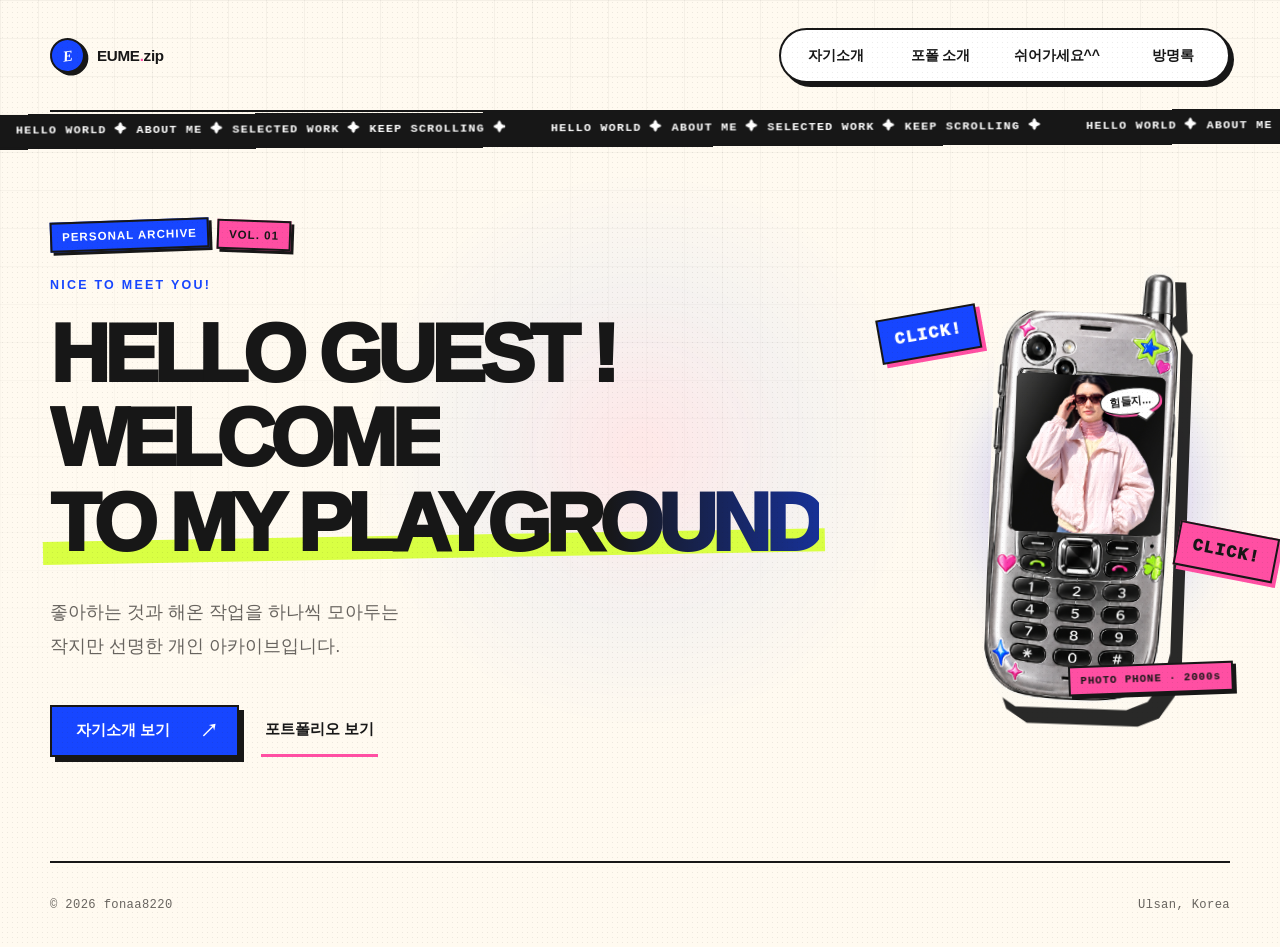
<file: index.html>
<!doctype html>
<html lang="ko">
<head>
  <meta charset="UTF-8">
  <meta name="viewport" content="width=device-width, initial-scale=1.0">
  <meta name="description" content="EUME.zip — 배우고, 만들고, 기록하는 개인 아카이브입니다.">
  <meta property="og:type" content="website">
  <meta property="og:locale" content="ko_KR">
  <meta property="og:url" content="https://fonaa8220-dev.github.io/">
  <meta property="og:title" content="EUME.zip">
  <meta property="og:description" content="배우고, 만들고, 기록하는 개인 아카이브">
  <meta property="og:image" content="https://fonaa8220-dev.github.io/assets/social-preview.png">
  <meta property="og:image:alt" content="EUME.zip 개인 아카이브">
  <meta name="twitter:card" content="summary_large_image">
  <meta name="twitter:title" content="EUME.zip">
  <meta name="twitter:description" content="배우고, 만들고, 기록하는 개인 아카이브">
  <meta name="twitter:image" content="https://fonaa8220-dev.github.io/assets/social-preview.png">
  <title>EUME.zip — Personal Archive</title>
  <link rel="stylesheet" href="shared/site.css">
  <script src="shared/site.js" defer></script>
</head>
<body data-page="home">
  <a class="skip-link" href="#main-content">본문으로 건너뛰기</a>
  <div class="page-grid" aria-hidden="true"></div>

  <header class="site-header">
    <a class="brand" href="index.html" aria-label="홈으로 이동">
      <span class="brand-mark" aria-hidden="true">E</span>
      <span>EUME<span class="brand-dot">.</span>zip</span>
    </a>
    <nav class="tabs" aria-label="주요 메뉴">
      <a class="tab" href="pages/about/index.html" data-route="about">자기소개</a>
      <a class="tab" href="pages/portfolio/index.html" data-route="portfolio">포폴 소개</a>
      <a class="tab" href="games/tetris/index.html" data-route="tetris">쉬어가세요^^</a>
      <a class="tab" href="pages/guestbook/index.html" data-route="guestbook">방명록</a>
    </nav>
  </header>

  <div class="ticker" aria-hidden="true">
    <div class="ticker-track">
      <span>HELLO WORLD ✦ ABOUT ME ✦ SELECTED WORK ✦ KEEP SCROLLING ✦</span>
      <span>HELLO WORLD ✦ ABOUT ME ✦ SELECTED WORK ✦ KEEP SCROLLING ✦</span>
      <span>HELLO WORLD ✦ ABOUT ME ✦ SELECTED WORK ✦ KEEP SCROLLING ✦</span>
    </div>
  </div>

  <main class="home" id="main-content">
    <section class="hero" aria-labelledby="hero-title">
      <div class="hero-labels" aria-hidden="true">
        <span class="label label-blue">PERSONAL ARCHIVE</span>
        <span class="label label-pink">VOL. 01</span>
      </div>
      <p class="eyebrow">NICE TO MEET YOU!</p>
      <h1 id="hero-title">HELLO GUEST !<br><em>WELCOME<br>TO MY PLAYGROUND</em></h1>
      <p class="hero-copy">좋아하는 것과 해온 작업을 하나씩 모아두는<br class="desktop-break">작지만 선명한 개인 아카이브입니다.</p>
      <div class="hero-actions">
        <a class="primary-button" href="pages/about/index.html">자기소개 보기 <span aria-hidden="true">↗</span></a>
        <a class="text-button" href="pages/portfolio/index.html">포트폴리오 보기</a>
      </div>
    </section>

    <aside class="phone-stage" aria-label="프로필 사진을 전환하는 은회색 레트로 휴대폰" data-tilt data-profile-toggle role="button" tabindex="0" aria-pressed="false">
      <div class="phone-visual">
        <img class="phone-device" src="assets/retro-phone.png" alt="키치한 스티커로 꾸민 은회색 레트로 휴대폰">
        <div class="phone-screen" aria-label="프로필 사진 자리">
          <img class="phone-photo" src="assets/profile-phone.png" alt="선글라스를 쓰고 핑크 재킷을 입은 EUME의 프로필 사진">
          <span class="phone-bubble">힘들지...</span>
        </div>
      </div>
      <img class="phone-photo-jump" src="assets/profile-jump.png" alt="" aria-hidden="true">
      <span class="phone-bubble phone-bubble-jump" aria-hidden="true"><span>않아 거친 세상에</span><span>뛰어든건 나니까</span><span>암오케이</span></span>
      <span class="click-sticker click-sticker-main" aria-hidden="true">CLICK!</span>
      <span class="click-sticker click-sticker-alt" aria-hidden="true">CLICK!</span>
      <span class="phone-caption" aria-hidden="true">PHOTO PHONE · 2000s</span>
    </aside>
  </main>

  <footer class="site-footer">
    <span>© <span data-year></span> fonaa8220</span>
    <span>Ulsan, Korea</span>
  </footer>
</body>
</html>
</file>
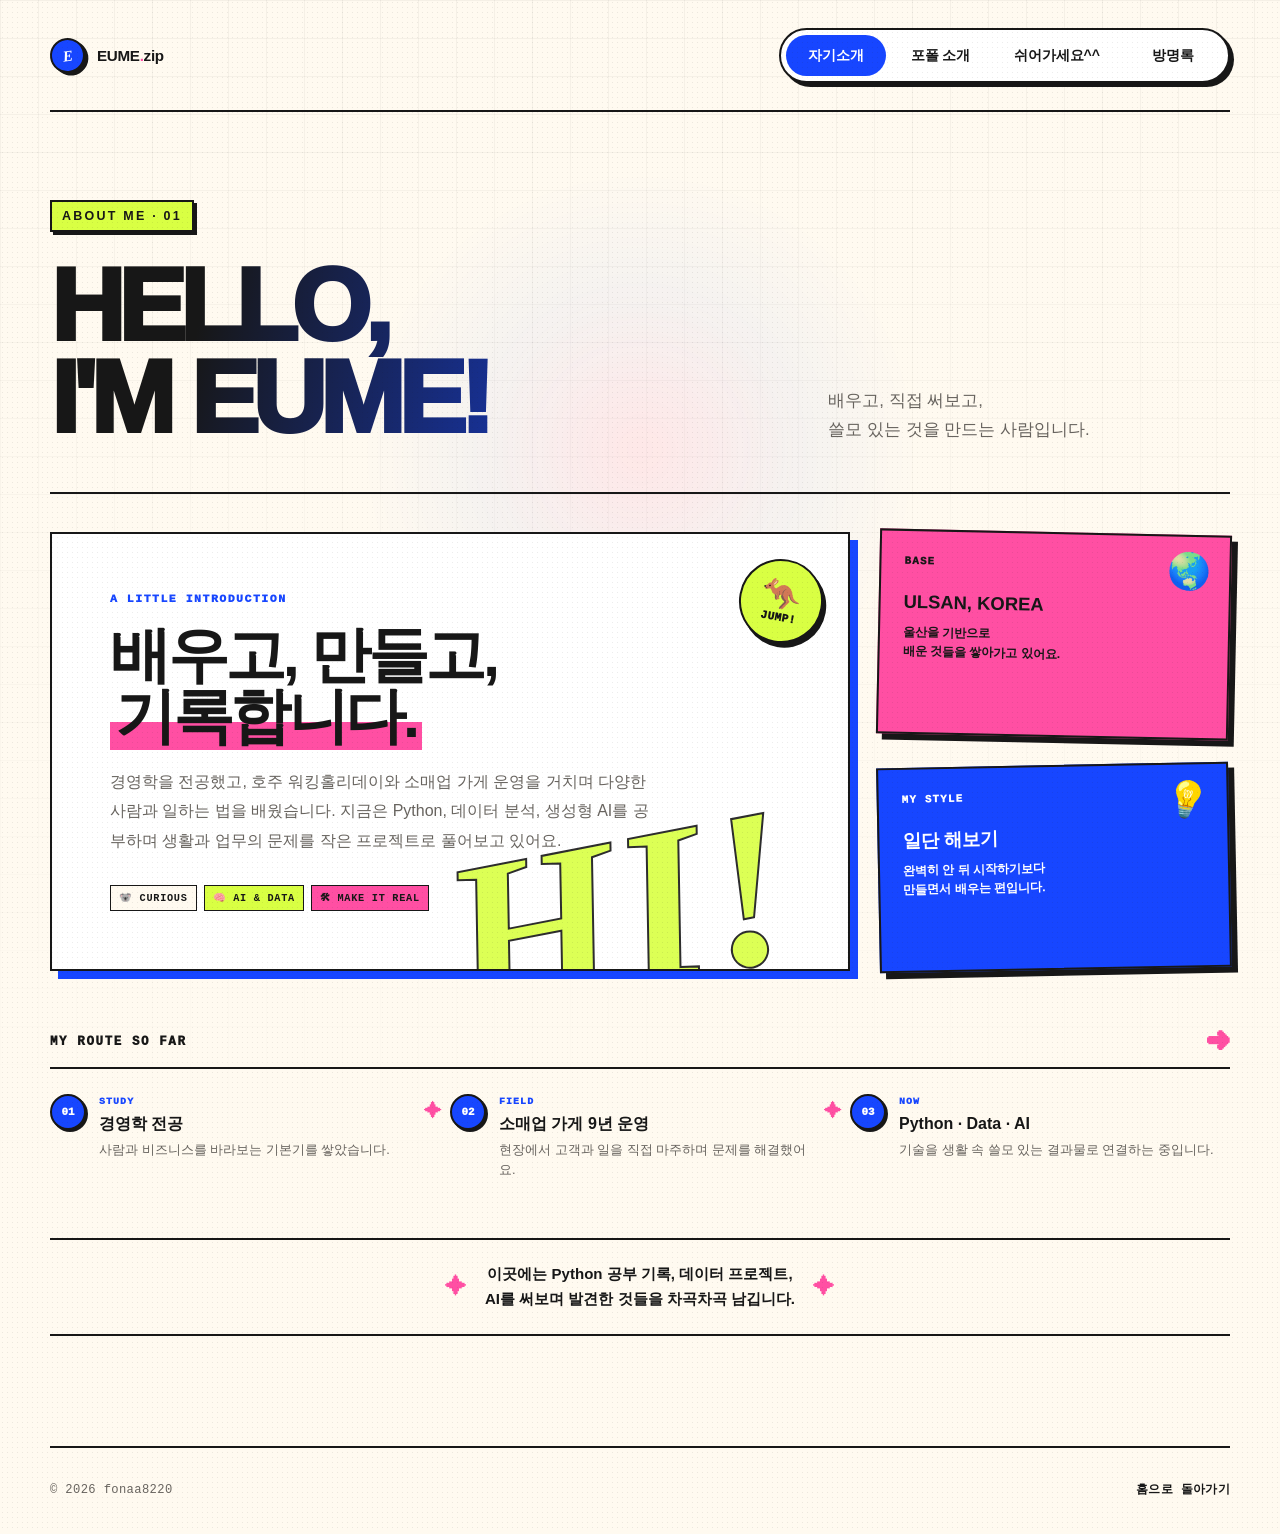
<file: pages/about/index.html>
<!doctype html>
<html lang="ko">
<head>
  <meta charset="UTF-8">
  <meta name="viewport" content="width=device-width, initial-scale=1.0">
  <meta name="description" content="김정음의 자기소개 페이지입니다.">
  <title>자기소개 — EUME.zip</title>
  <link rel="stylesheet" href="../../shared/site.css">
  <script src="../../shared/site.js" defer></script>
</head>
<body data-page="about">
  <a class="skip-link" href="#main-content">본문으로 건너뛰기</a>
  <div class="page-grid" aria-hidden="true"></div>
  <header class="site-header">
    <a class="brand" href="../../index.html" aria-label="홈으로 이동"><span class="brand-mark" aria-hidden="true">E</span><span>EUME<span class="brand-dot">.</span>zip</span></a>
    <nav class="tabs" aria-label="주요 메뉴">
      <a class="tab" href="../../pages/about/index.html" data-route="about">자기소개</a>
      <a class="tab" href="../../pages/portfolio/index.html" data-route="portfolio">포폴 소개</a>
      <a class="tab" href="../../games/tetris/index.html" data-route="tetris">쉬어가세요^^</a>
      <a class="tab" href="../../pages/guestbook/index.html" data-route="guestbook">방명록</a>
    </nav>
  </header>
  <main class="subpage" id="main-content">
    <section class="page-heading">
      <p class="eyebrow">ABOUT ME · 01</p>
      <h1>HELLO,<br>I'M EUME!</h1>
      <p>배우고, 직접 써보고,<br>쓸모 있는 것을 만드는 사람입니다.</p>
    </section>
    <section class="about-content" aria-label="김정음 소개">
      <article class="about-intro">
        <div class="about-sticker about-sticker-kangaroo" aria-hidden="true"><span>🦘</span><strong>JUMP!</strong></div>
        <p class="card-kicker">A LITTLE INTRODUCTION</p>
        <h2>배우고, 만들고,<br><mark>기록합니다.</mark></h2>
        <p>경영학을 전공했고, 호주 워킹홀리데이와 소매업 가게 운영을 거치며 다양한 사람과 일하는 법을 배웠습니다. 지금은 Python, 데이터 분석, 생성형 AI를 공부하며 생활과 업무의 문제를 작은 프로젝트로 풀어보고 있어요.</p>
        <div class="about-mini-tags" aria-label="관심 분야">
          <span>🐨 CURIOUS</span><span>🧠 AI &amp; DATA</span><span>🛠 MAKE IT REAL</span>
        </div>
      </article>
      <div class="about-side">
        <article class="about-fact fact-pink">
          <span class="fact-icon" aria-hidden="true">🌏</span>
          <p>BASE</p>
          <strong>ULSAN, KOREA</strong>
          <small>울산을 기반으로<br>배운 것들을 쌓아가고 있어요.</small>
        </article>
        <article class="about-fact fact-blue">
          <span class="fact-icon" aria-hidden="true">💡</span>
          <p>MY STYLE</p>
          <strong>일단 해보기</strong>
          <small>완벽히 안 뒤 시작하기보다<br>만들면서 배우는 편입니다.</small>
        </article>
      </div>
    </section>
    <section class="about-route" aria-labelledby="route-title">
      <div class="section-title">
        <p id="route-title">MY ROUTE SO FAR</p><span aria-hidden="true">➜</span>
      </div>
      <ol class="route-list">
        <li><span class="route-number">01</span><div><p>STUDY</p><strong>경영학 전공</strong><small>사람과 비즈니스를 바라보는 기본기를 쌓았습니다.</small></div></li>
        <li><span class="route-number">02</span><div><p>FIELD</p><strong>소매업 가게 9년 운영</strong><small>현장에서 고객과 일을 직접 마주하며 문제를 해결했어요.</small></div></li>
        <li><span class="route-number">03</span><div><p>NOW</p><strong>Python · Data · AI</strong><small>기술을 생활 속 쓸모 있는 결과물로 연결하는 중입니다.</small></div></li>
      </ol>
    </section>
    <section class="about-closing" aria-label="블로그 기록 주제">
      <span aria-hidden="true">✦</span>
      <p>이곳에는 Python 공부 기록, 데이터 프로젝트,<br>AI를 써보며 발견한 것들을 차곡차곡 남깁니다.</p>
      <span aria-hidden="true">✦</span>
    </section>
  </main>
  <footer class="site-footer"><span>© <span data-year></span> fonaa8220</span><a href="../../index.html">홈으로 돌아가기</a></footer>
</body>
</html>
</file>
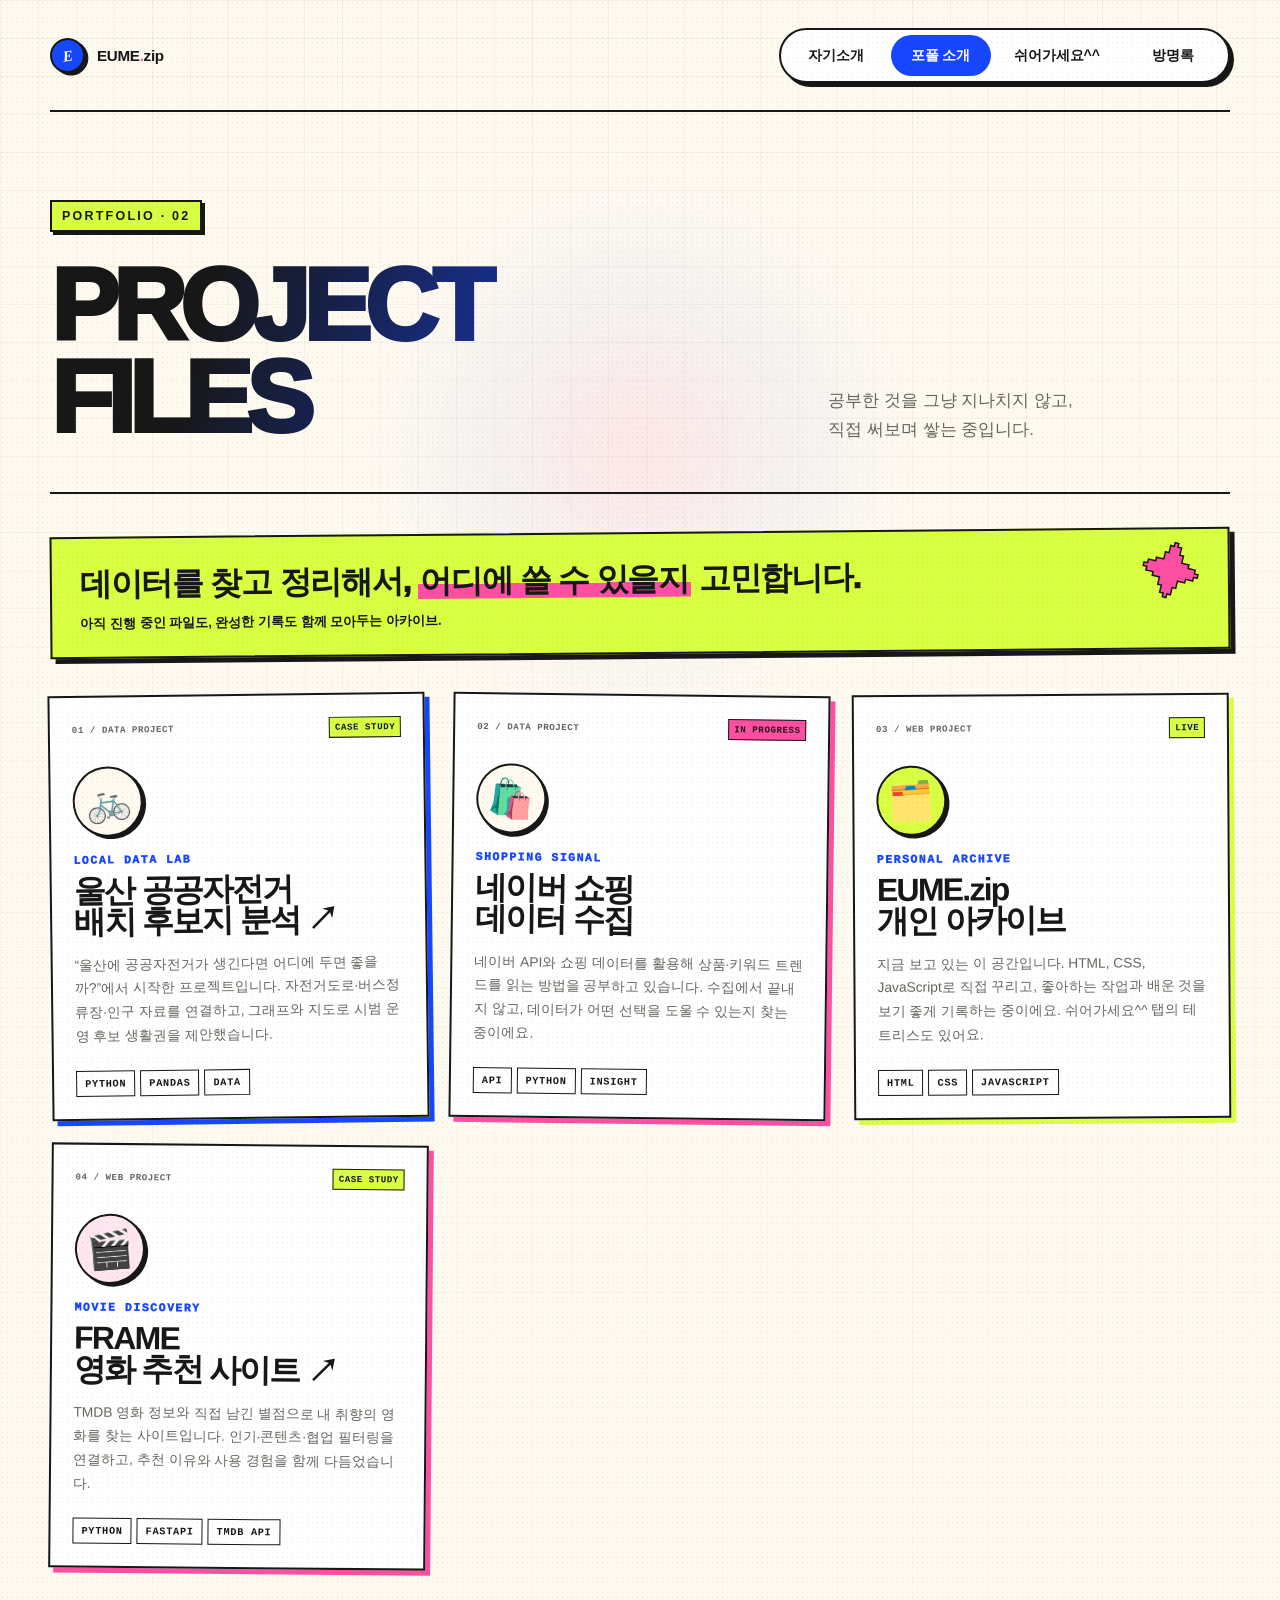
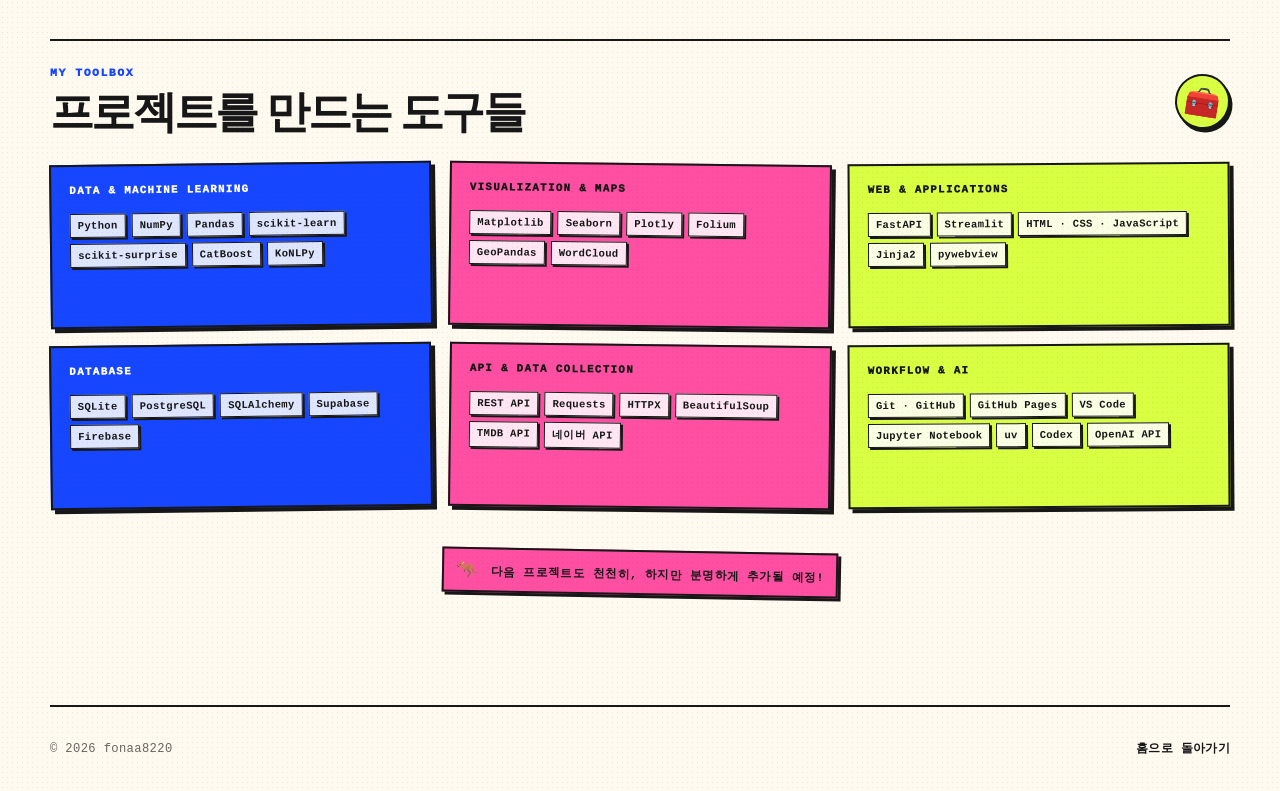
<file: pages/portfolio/index.html>
<!doctype html>
<html lang="ko">
<head>
  <meta charset="UTF-8">
  <meta name="viewport" content="width=device-width, initial-scale=1.0">
  <meta name="description" content="김정음의 프로젝트 포트폴리오 페이지입니다.">
  <title>포폴 소개 — EUME.zip</title>
  <link rel="stylesheet" href="../../shared/site.css?v=20261020-toolbox-2">
  <link rel="stylesheet" href="frame/frame.css?v=20261020-2">
  <link rel="stylesheet" href="bicycle/bicycle.css?v=20261020-1">
  <script src="../../shared/site.js" defer></script>
</head>
<body data-page="portfolio">
  <a class="skip-link" href="#main-content">본문으로 건너뛰기</a>
  <div class="page-grid" aria-hidden="true"></div>
  <header class="site-header">
    <a class="brand" href="../../index.html" aria-label="홈으로 이동"><span class="brand-mark" aria-hidden="true">E</span><span>EUME<span class="brand-dot">.</span>zip</span></a>
    <nav class="tabs" aria-label="주요 메뉴">
      <a class="tab" href="../../pages/about/index.html" data-route="about">자기소개</a>
      <a class="tab" href="../../pages/portfolio/index.html" data-route="portfolio">포폴 소개</a>
      <a class="tab" href="../../games/tetris/index.html" data-route="tetris">쉬어가세요^^</a>
      <a class="tab" href="../../pages/guestbook/index.html" data-route="guestbook">방명록</a>
    </nav>
  </header>
  <main class="subpage" id="main-content">
    <section class="page-heading">
      <p class="eyebrow">PORTFOLIO · 02</p>
      <h1>PROJECT<br>FILES</h1>
      <p>공부한 것을 그냥 지나치지 않고,<br>직접 써보며 쌓는 중입니다.</p>
    </section>
    <section class="portfolio-intro" aria-label="포트폴리오 안내">
      <span class="portfolio-scribble" aria-hidden="true">✦</span>
      <p>데이터를 찾고 정리해서, <mark>어디에 쓸 수 있을지</mark> 고민합니다.</p>
      <small>아직 진행 중인 파일도, 완성한 기록도 함께 모아두는 아카이브.</small>
    </section>
    <section class="project-grid" aria-label="프로젝트 목록">
      <article class="project-card project-bike">
        <div class="project-topline"><span>01 / DATA PROJECT</span><span class="project-state">CASE STUDY</span></div>
        <div class="project-icon" aria-hidden="true">🚲</div>
        <p class="project-type">LOCAL DATA LAB</p>
        <h2><a href="bicycle/index.html">울산 공공자전거<br>배치 후보지 분석 <span aria-hidden="true">↗</span></a></h2>
        <p class="project-copy">“울산에 공공자전거가 생긴다면 어디에 두면 좋을까?”에서 시작한 프로젝트입니다. 자전거도로·버스정류장·인구 자료를 연결하고, 그래프와 지도로 시범 운영 후보 생활권을 제안했습니다.</p>
        <ul class="project-tags" aria-label="사용 기술"><li>PYTHON</li><li>PANDAS</li><li>DATA</li></ul>
      </article>
      <article class="project-card project-shopping">
        <div class="project-topline"><span>02 / DATA PROJECT</span><span class="project-state">IN PROGRESS</span></div>
        <div class="project-icon" aria-hidden="true">🛍️</div>
        <p class="project-type">SHOPPING SIGNAL</p>
        <h2>네이버 쇼핑<br>데이터 수집</h2>
        <p class="project-copy">네이버 API와 쇼핑 데이터를 활용해 상품·키워드 트렌드를 읽는 방법을 공부하고 있습니다. 수집에서 끝내지 않고, 데이터가 어떤 선택을 도울 수 있는지 찾는 중이에요.</p>
        <ul class="project-tags" aria-label="사용 기술"><li>API</li><li>PYTHON</li><li>INSIGHT</li></ul>
      </article>
      <article class="project-card project-archive">
        <div class="project-topline"><span>03 / WEB PROJECT</span><span class="project-state">LIVE</span></div>
        <div class="project-icon" aria-hidden="true">🗂️</div>
        <p class="project-type">PERSONAL ARCHIVE</p>
        <h2>EUME.zip<br>개인 아카이브</h2>
        <p class="project-copy">지금 보고 있는 이 공간입니다. HTML, CSS, JavaScript로 직접 꾸리고, 좋아하는 작업과 배운 것을 보기 좋게 기록하는 중이에요. 쉬어가세요^^ 탭의 테트리스도 있어요.</p>
        <ul class="project-tags" aria-label="사용 기술"><li>HTML</li><li>CSS</li><li>JAVASCRIPT</li></ul>
      </article>
      <article class="project-card project-frame">
        <div class="project-topline"><span>04 / WEB PROJECT</span><span class="project-state">CASE STUDY</span></div>
        <div class="project-icon" aria-hidden="true">🎬</div>
        <p class="project-type">MOVIE DISCOVERY</p>
        <h2><a href="frame/index.html">FRAME<br>영화 추천 사이트 <span aria-hidden="true">↗</span></a></h2>
        <p class="project-copy">TMDB 영화 정보와 직접 남긴 별점으로 내 취향의 영화를 찾는 사이트입니다. 인기·콘텐츠·협업 필터링을 연결하고, 추천 이유와 사용 경험을 함께 다듬었습니다.</p>
        <ul class="project-tags" aria-label="사용 기술"><li>PYTHON</li><li>FASTAPI</li><li>TMDB API</li></ul>
      </article>
    </section>
    <section class="toolbox" aria-labelledby="toolbox-title">
      <div class="toolbox-heading">
        <div>
          <p id="toolbox-title">MY TOOLBOX</p>
          <h2>프로젝트를 만드는 도구들</h2>
        </div>
        <span aria-hidden="true">🧰</span>
      </div>
      <div class="toolbox-grid">
        <article class="tool-group tool-group-blue">
          <p>DATA &amp; MACHINE LEARNING</p>
          <ul><li>Python</li><li>NumPy</li><li>Pandas</li><li>scikit-learn</li><li>scikit-surprise</li><li>CatBoost</li><li>KoNLPy</li></ul>
        </article>
        <article class="tool-group tool-group-pink">
          <p>VISUALIZATION &amp; MAPS</p>
          <ul><li>Matplotlib</li><li>Seaborn</li><li>Plotly</li><li>Folium</li><li>GeoPandas</li><li>WordCloud</li></ul>
        </article>
        <article class="tool-group tool-group-lime">
          <p>WEB &amp; APPLICATIONS</p>
          <ul><li>FastAPI</li><li>Streamlit</li><li>HTML · CSS · JavaScript</li><li>Jinja2</li><li>pywebview</li></ul>
        </article>
        <article class="tool-group tool-group-blue">
          <p>DATABASE</p>
          <ul><li>SQLite</li><li>PostgreSQL</li><li>SQLAlchemy</li><li>Supabase</li><li>Firebase</li></ul>
        </article>
        <article class="tool-group tool-group-pink">
          <p>API &amp; DATA COLLECTION</p>
          <ul><li>REST API</li><li>Requests</li><li>HTTPX</li><li>BeautifulSoup</li><li>TMDB API</li><li>네이버 API</li></ul>
        </article>
        <article class="tool-group tool-group-lime">
          <p>WORKFLOW &amp; AI</p>
          <ul><li>Git · GitHub</li><li>GitHub Pages</li><li>VS Code</li><li>Jupyter Notebook</li><li>uv</li><li>Codex</li><li>OpenAI API</li></ul>
        </article>
      </div>
    </section>
    <p class="portfolio-note"><span aria-hidden="true">🦘</span> 다음 프로젝트도 천천히, 하지만 분명하게 추가될 예정!</p>
  </main>
  <footer class="site-footer"><span>© <span data-year></span> fonaa8220</span><a href="../../index.html">홈으로 돌아가기</a></footer>
</body>
</html>
</file>
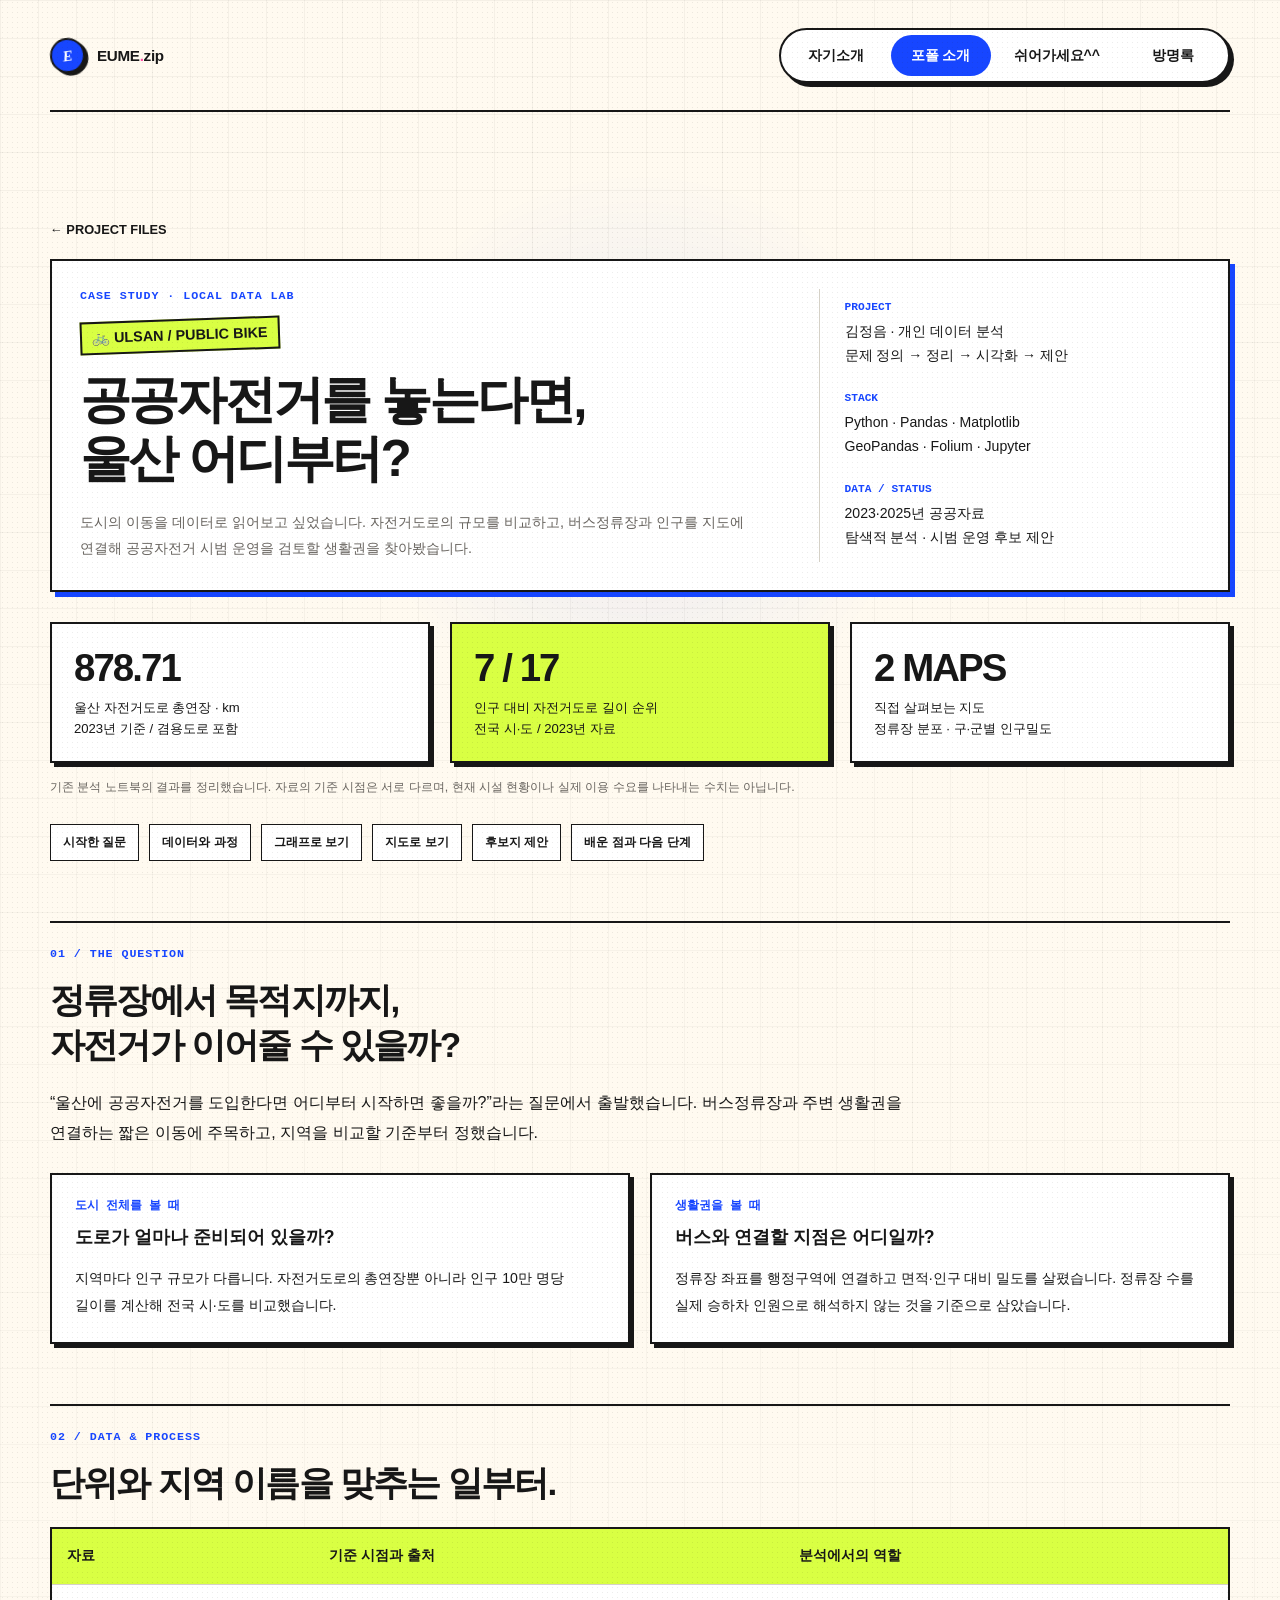
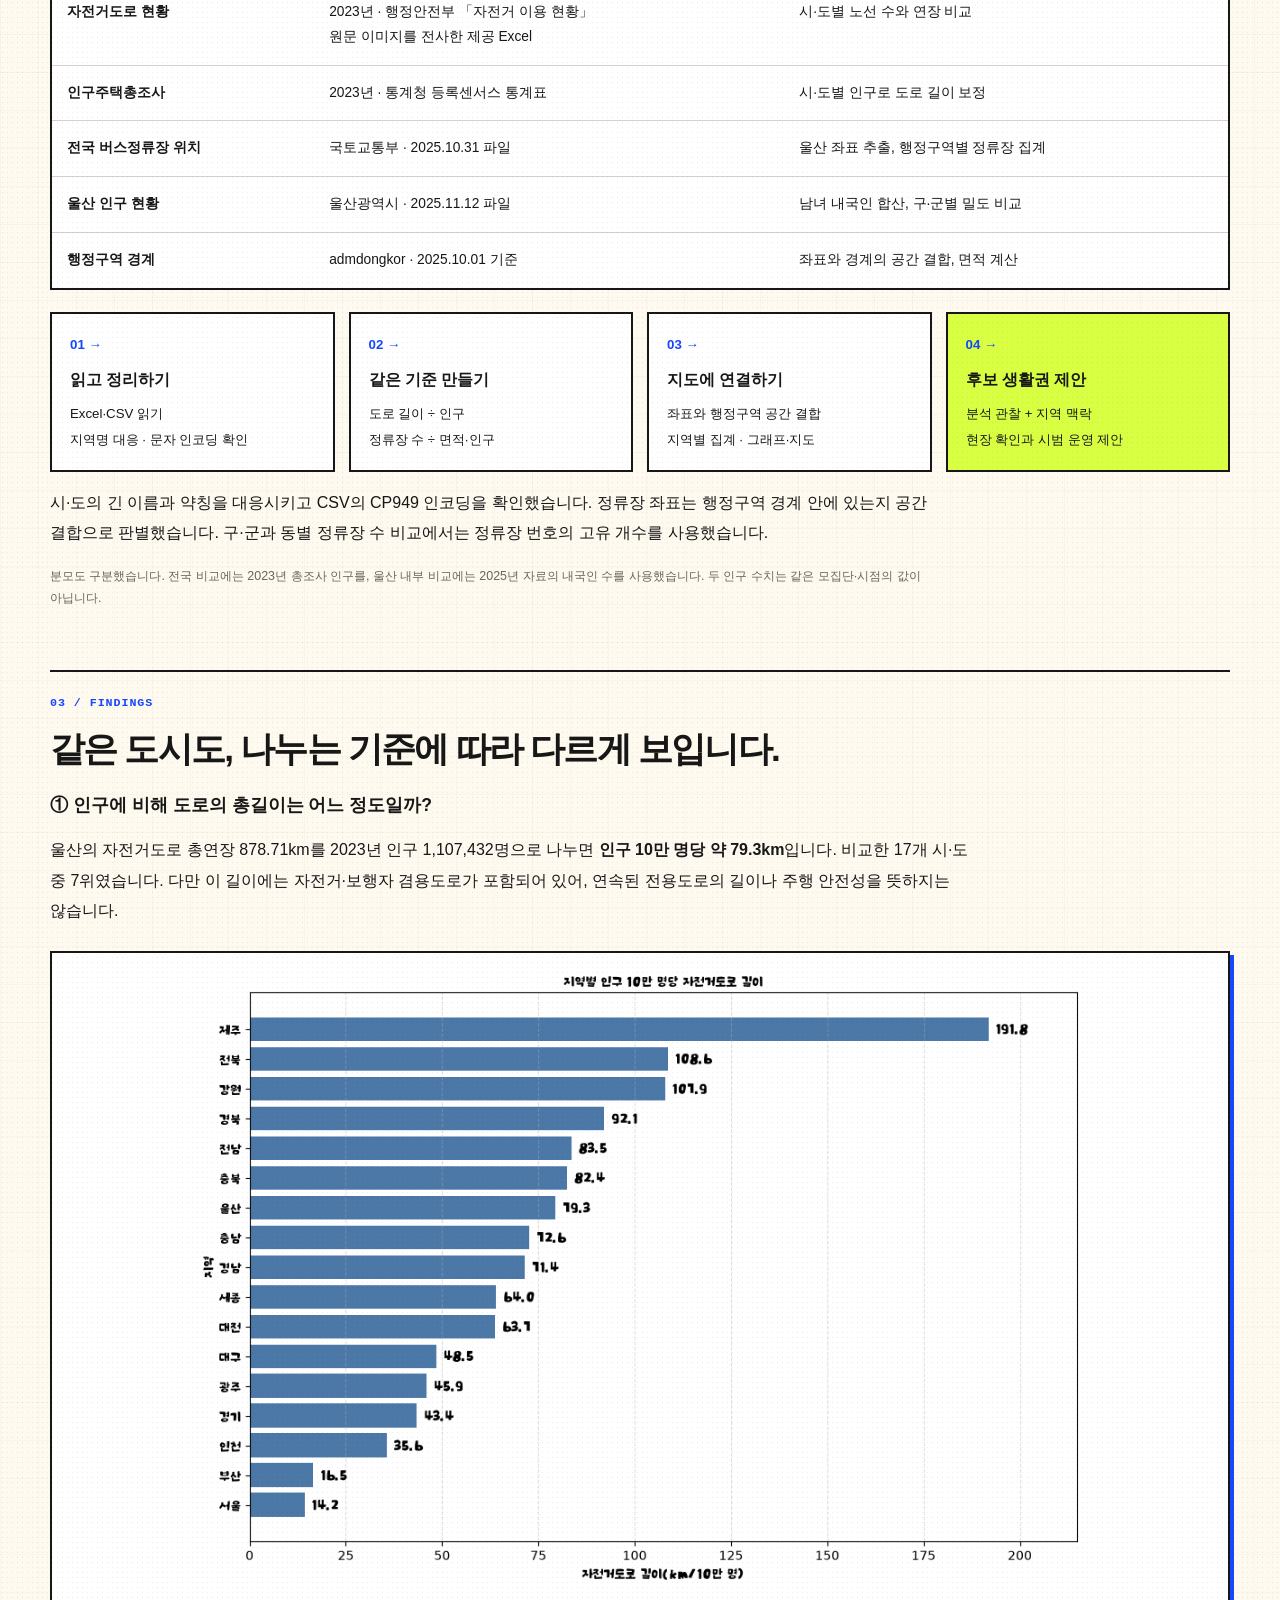
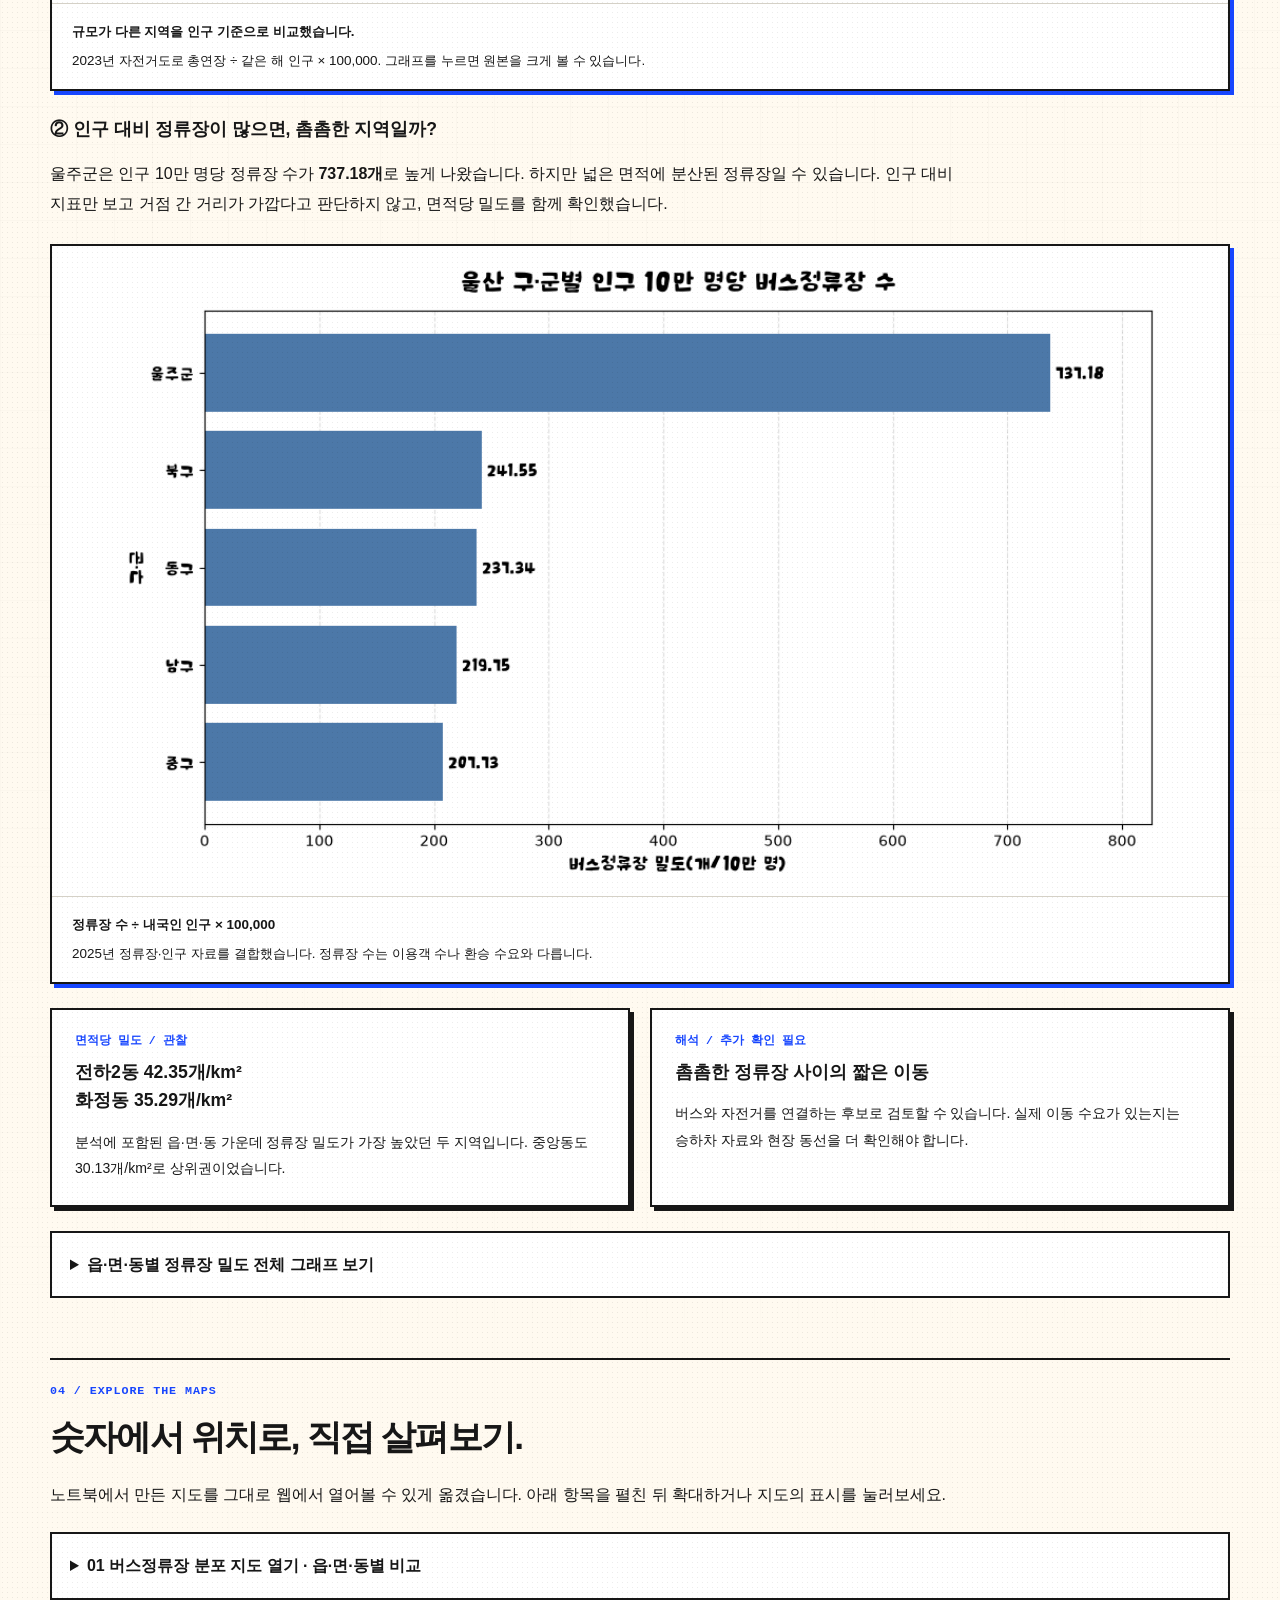
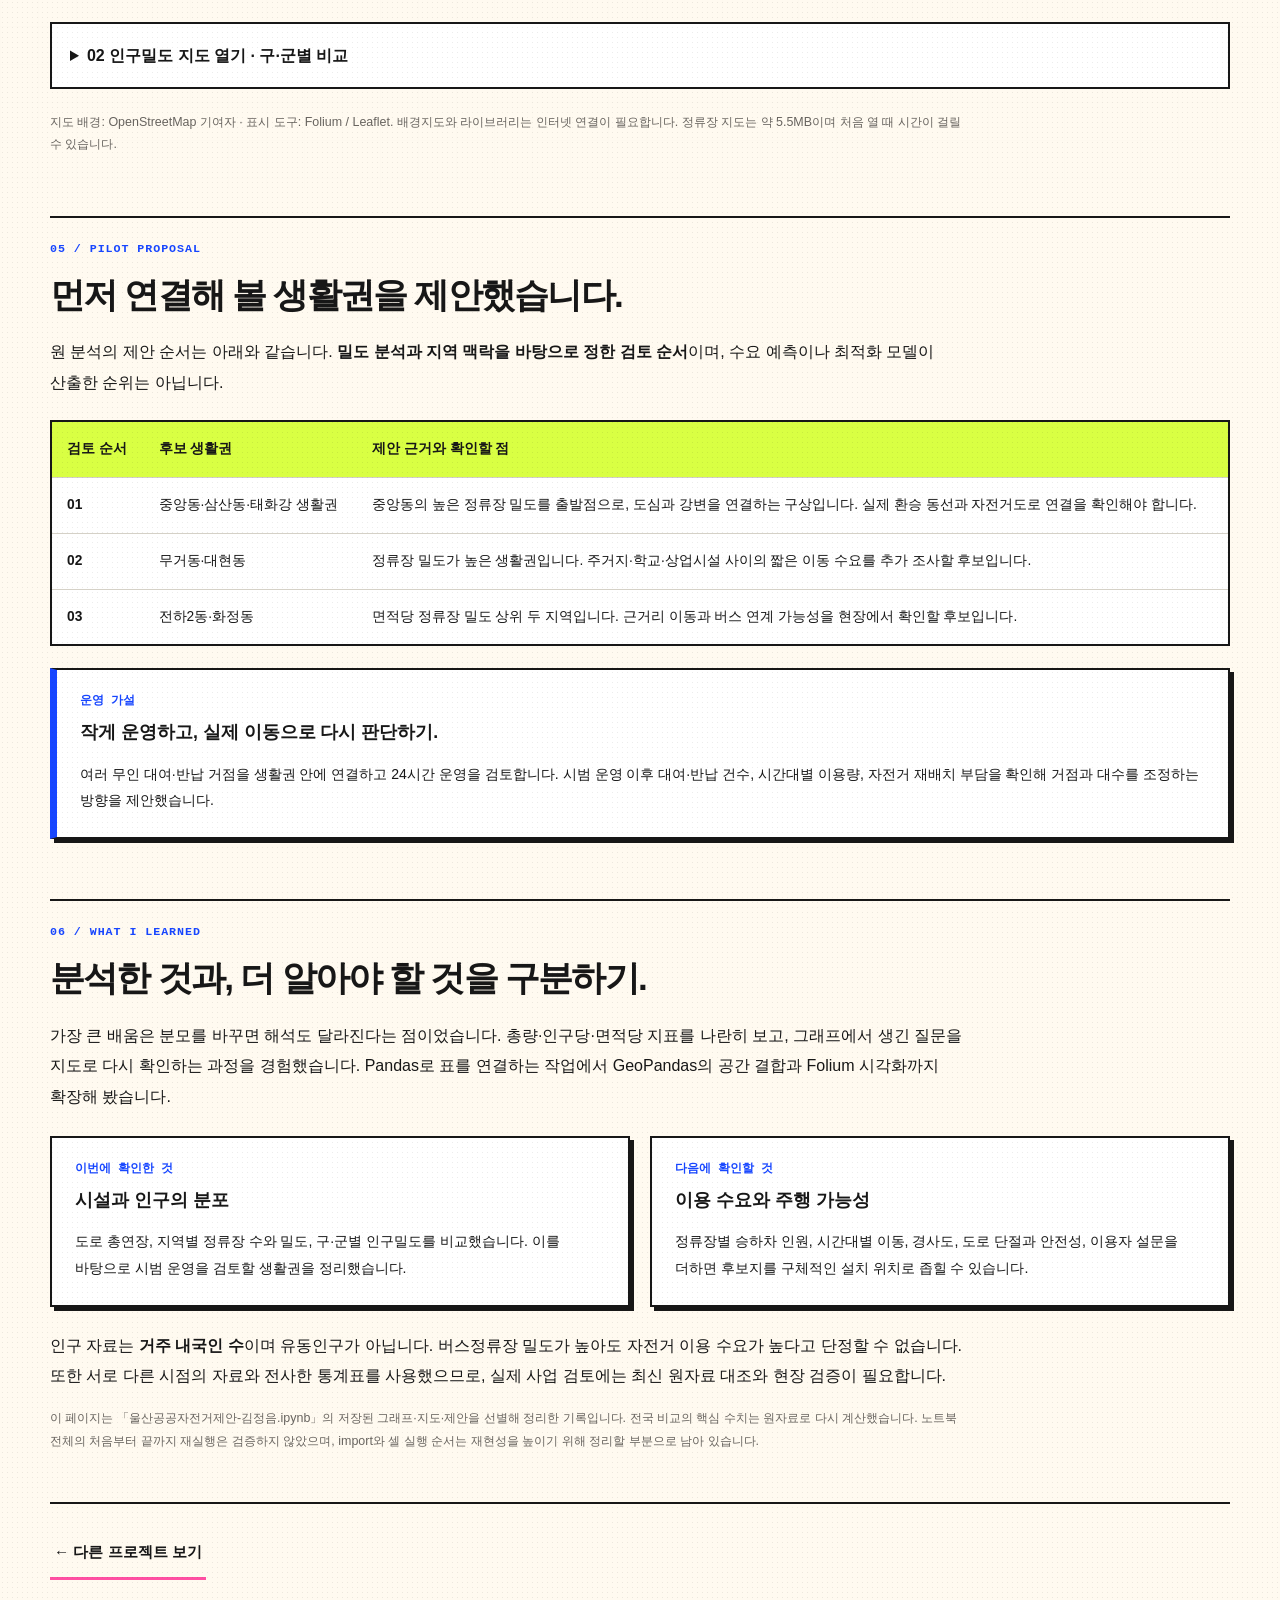
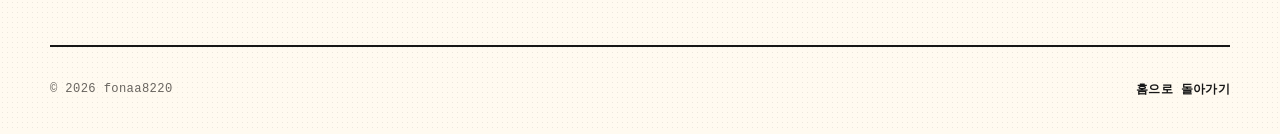
<file: pages/portfolio/bicycle/index.html>
<!doctype html>
<html lang="ko">
<head>
  <meta charset="UTF-8">
  <meta name="viewport" content="width=device-width, initial-scale=1.0">
  <meta name="description" content="울산 공공자전거 배치 후보지 탐색. 자전거도로·버스정류장·인구 자료를 정리하고, 그래프와 지도로 시범 운영 후보 생활권을 제안한 데이터 분석 프로젝트입니다.">
  <meta property="og:type" content="article">
  <meta property="og:locale" content="ko_KR">
  <meta property="og:title" content="울산 공공자전거 배치 후보지 분석 | EUME.zip">
  <meta property="og:description" content="자전거도로에서 버스정류장까지. 공공데이터로 살펴본 울산의 이동과 시범 운영 후보지.">
  <meta property="og:image" content="https://fonaa8220-dev.github.io/assets/projects/bicycle/road-density.png">
  <meta name="twitter:card" content="summary_large_image">
  <title>울산 공공자전거 · 배치 후보지 분석 — EUME.zip</title>
  <link rel="stylesheet" href="../../../shared/site.css">
  <link rel="stylesheet" href="bicycle.css?v=20261020-1">
  <script src="../../../shared/site.js" defer></script>
  <script src="maps.js" defer></script>
</head>
<body data-page="portfolio">
  <a class="skip-link" href="#main-content">본문으로 건너뛰기</a>
  <div class="page-grid" aria-hidden="true"></div>
  <header class="site-header">
    <a class="brand" href="../../../index.html" aria-label="홈으로 이동"><span class="brand-mark" aria-hidden="true">E</span><span>EUME<span class="brand-dot">.</span>zip</span></a>
    <nav class="tabs" aria-label="주요 메뉴">
      <a class="tab" href="../../about/index.html" data-route="about">자기소개</a>
      <a class="tab" href="../index.html" data-route="portfolio">포폴 소개</a>
      <a class="tab" href="../../../games/tetris/index.html" data-route="tetris">쉬어가세요^^</a>
      <a class="tab" href="../../guestbook/index.html" data-route="guestbook">방명록</a>
    </nav>
  </header>
  <main class="subpage bike-case" id="main-content">
    <a class="bike-back" href="../index.html">← PROJECT FILES</a>
    <header class="bike-hero">
      <div>
        <p class="bike-kicker">CASE STUDY · LOCAL DATA LAB</p>
        <span class="bike-sticker">🚲 ULSAN / PUBLIC BIKE</span>
        <h1>공공자전거를 놓는다면,<br>울산 어디부터?</h1>
        <p class="bike-hero-copy">도시의 이동을 데이터로 읽어보고 싶었습니다. 자전거도로의 규모를 비교하고, 버스정류장과 인구를 지도에 연결해 공공자전거 시범 운영을 검토할 생활권을 찾아봤습니다.</p>
      </div>
      <dl class="bike-meta">
        <div><dt>PROJECT</dt><dd>김정음 · 개인 데이터 분석<br>문제 정의 → 정리 → 시각화 → 제안</dd></div>
        <div><dt>STACK</dt><dd>Python · Pandas · Matplotlib<br>GeoPandas · Folium · Jupyter</dd></div>
        <div><dt>DATA / STATUS</dt><dd>2023·2025년 공공자료<br>탐색적 분석 · 시범 운영 후보 제안</dd></div>
      </dl>
    </header>
    <div class="bike-stats" aria-label="분석에서 확인한 주요 수치">
      <div class="bike-stat"><strong>878.71</strong><span>울산 자전거도로 총연장 · km<br>2023년 기준 / 겸용도로 포함</span></div>
      <div class="bike-stat"><strong>7 / 17</strong><span>인구 대비 자전거도로 길이 순위<br>전국 시·도 / 2023년 자료</span></div>
      <div class="bike-stat"><strong>2 MAPS</strong><span>직접 살펴보는 지도<br>정류장 분포 · 구·군별 인구밀도</span></div>
    </div>
    <p class="bike-caption">기존 분석 노트북의 결과를 정리했습니다. 자료의 기준 시점은 서로 다르며, 현재 시설 현황이나 실제 이용 수요를 나타내는 수치는 아닙니다.</p>
    <nav class="bike-nav" aria-label="분석 목차"><a href="#question">시작한 질문</a><a href="#data">데이터와 과정</a><a href="#findings">그래프로 보기</a><a href="#maps">지도로 보기</a><a href="#proposal">후보지 제안</a><a href="#limits">배운 점과 다음 단계</a></nav>

    <section class="bike-section" id="question" aria-labelledby="question-title">
      <p class="bike-kicker">01 / THE QUESTION</p>
      <h2 id="question-title">정류장에서 목적지까지,<br>자전거가 이어줄 수 있을까?</h2>
      <p>“울산에 공공자전거를 도입한다면 어디부터 시작하면 좋을까?”라는 질문에서 출발했습니다. 버스정류장과 주변 생활권을 연결하는 짧은 이동에 주목하고, 지역을 비교할 기준부터 정했습니다.</p>
      <div class="bike-grid">
        <div class="bike-note"><span class="bike-label">도시 전체를 볼 때</span><h3>도로가 얼마나 준비되어 있을까?</h3><p>지역마다 인구 규모가 다릅니다. 자전거도로의 총연장뿐 아니라 인구 10만 명당 길이를 계산해 전국 시·도를 비교했습니다.</p></div>
        <div class="bike-note"><span class="bike-label">생활권을 볼 때</span><h3>버스와 연결할 지점은 어디일까?</h3><p>정류장 좌표를 행정구역에 연결하고 면적·인구 대비 밀도를 살폈습니다. 정류장 수를 실제 승하차 인원으로 해석하지 않는 것을 기준으로 삼았습니다.</p></div>
      </div>
    </section>

    <section class="bike-section" id="data" aria-labelledby="data-title">
      <p class="bike-kicker">02 / DATA &amp; PROCESS</p>
      <h2 id="data-title">단위와 지역 이름을 맞추는 일부터.</h2>
      <div class="bike-table-wrap"><table><thead><tr><th scope="col">자료</th><th scope="col">기준 시점과 출처</th><th scope="col">분석에서의 역할</th></tr></thead><tbody>
        <tr><td>자전거도로 현황</td><td>2023년 · 행정안전부 「자전거 이용 현황」<br>원문 이미지를 전사한 제공 Excel</td><td>시·도별 노선 수와 연장 비교</td></tr>
        <tr><td>인구주택총조사</td><td>2023년 · 통계청 등록센서스 통계표</td><td>시·도별 인구로 도로 길이 보정</td></tr>
        <tr><td>전국 버스정류장 위치</td><td>국토교통부 · 2025.10.31 파일</td><td>울산 좌표 추출, 행정구역별 정류장 집계</td></tr>
        <tr><td>울산 인구 현황</td><td>울산광역시 · 2025.11.12 파일</td><td>남녀 내국인 합산, 구·군별 밀도 비교</td></tr>
        <tr><td>행정구역 경계</td><td>admdongkor · 2025.10.01 기준</td><td>좌표와 경계의 공간 결합, 면적 계산</td></tr>
      </tbody></table></div>
      <ol class="bike-flow" aria-label="분석 흐름">
        <li><strong>읽고 정리하기</strong>Excel·CSV 읽기<br>지역명 대응 · 문자 인코딩 확인</li>
        <li><strong>같은 기준 만들기</strong>도로 길이 ÷ 인구<br>정류장 수 ÷ 면적·인구</li>
        <li><strong>지도에 연결하기</strong>좌표와 행정구역 공간 결합<br>지역별 집계 · 그래프·지도</li>
        <li><strong>후보 생활권 제안</strong>분석 관찰 + 지역 맥락<br>현장 확인과 시범 운영 제안</li>
      </ol>
      <p>시·도의 긴 이름과 약칭을 대응시키고 CSV의 CP949 인코딩을 확인했습니다. 정류장 좌표는 행정구역 경계 안에 있는지 공간 결합으로 판별했습니다. 구·군과 동별 정류장 수 비교에서는 정류장 번호의 고유 개수를 사용했습니다.</p>
      <p class="bike-caption">분모도 구분했습니다. 전국 비교에는 2023년 총조사 인구를, 울산 내부 비교에는 2025년 자료의 내국인 수를 사용했습니다. 두 인구 수치는 같은 모집단·시점의 값이 아닙니다.</p>
    </section>

    <section class="bike-section" id="findings" aria-labelledby="findings-title">
      <p class="bike-kicker">03 / FINDINGS</p>
      <h2 id="findings-title">같은 도시도, 나누는 기준에 따라 다르게 보입니다.</h2>
      <h3>① 인구에 비해 도로의 총길이는 어느 정도일까?</h3>
      <p>울산의 자전거도로 총연장 878.71km를 2023년 인구 1,107,432명으로 나누면 <strong>인구 10만 명당 약 79.3km</strong>입니다. 비교한 17개 시·도 중 7위였습니다. 다만 이 길이에는 자전거·보행자 겸용도로가 포함되어 있어, 연속된 전용도로의 길이나 주행 안전성을 뜻하지는 않습니다.</p>
      <figure class="bike-chart"><a href="../../../assets/projects/bicycle/road-density.png" target="_blank" rel="noopener noreferrer" aria-label="전국 인구 대비 자전거도로 길이 그래프 크게 보기"><img src="../../../assets/projects/bicycle/road-density.png" width="990" height="690" loading="lazy" alt="17개 시도 인구 10만 명당 자전거도로 길이 비교. 울산은 약 79.3km로 7위이며 제주가 191.8km로 가장 높다."></a><figcaption><strong>규모가 다른 지역을 인구 기준으로 비교했습니다.</strong>2023년 자전거도로 총연장 ÷ 같은 해 인구 × 100,000. 그래프를 누르면 원본을 크게 볼 수 있습니다.</figcaption></figure>
      <h3>② 인구 대비 정류장이 많으면, 촘촘한 지역일까?</h3>
      <p>울주군은 인구 10만 명당 정류장 수가 <strong>737.18개</strong>로 높게 나왔습니다. 하지만 넓은 면적에 분산된 정류장일 수 있습니다. 인구 대비 지표만 보고 거점 간 거리가 가깝다고 판단하지 않고, 면적당 밀도를 함께 확인했습니다.</p>
      <figure class="bike-chart"><a href="../../../assets/projects/bicycle/stops-per-population.png" target="_blank" rel="noopener noreferrer" aria-label="구군별 인구 대비 버스정류장 수 그래프 크게 보기"><img src="../../../assets/projects/bicycle/stops-per-population.png" width="990" height="590" loading="lazy" alt="울산 인구 10만 명당 버스정류장 수. 울주군 737.18, 북구 241.55, 동구 237.34, 남구 219.75, 중구 207.73개."></a><figcaption><strong>정류장 수 ÷ 내국인 인구 × 100,000</strong>2025년 정류장·인구 자료를 결합했습니다. 정류장 수는 이용객 수나 환승 수요와 다릅니다.</figcaption></figure>
      <div class="bike-grid">
        <div class="bike-note"><span class="bike-label">면적당 밀도 / 관찰</span><h3>전하2동 42.35개/km²<br>화정동 35.29개/km²</h3><p>분석에 포함된 읍·면·동 가운데 정류장 밀도가 가장 높았던 두 지역입니다. 중앙동도 30.13개/km²로 상위권이었습니다.</p></div>
        <div class="bike-note"><span class="bike-label">해석 / 추가 확인 필요</span><h3>촘촘한 정류장 사이의 짧은 이동</h3><p>버스와 자전거를 연결하는 후보로 검토할 수 있습니다. 실제 이동 수요가 있는지는 승하차 자료와 현장 동선을 더 확인해야 합니다.</p></div>
      </div>
      <details><summary>읍·면·동별 정류장 밀도 전체 그래프 보기</summary><figure class="bike-chart bike-tall-chart"><a href="../../../assets/projects/bicycle/stops-per-area.png" target="_blank" rel="noopener noreferrer" aria-label="동별 정류장 밀도 전체 그래프 크게 보기"><img src="../../../assets/projects/bicycle/stops-per-area.png" loading="lazy" alt="울산 읍면동별 버스정류장 밀도를 면적당 개수로 정렬한 전체 그래프. 전하2동과 화정동이 상위에 있고 울주군 삼동면과 두서면이 하위에 있다."></a><figcaption>정류장 번호의 고유 개수 ÷ 행정구역 면적(km²). 원 분석은 면적을 소수 둘째 자리로 반올림한 뒤 계산했습니다. 작은 구역은 이 반올림의 영향을 받을 수 있습니다.</figcaption></figure></details>
    </section>

    <section class="bike-section" id="maps" aria-labelledby="maps-title">
      <p class="bike-kicker">04 / EXPLORE THE MAPS</p>
      <h2 id="maps-title">숫자에서 위치로, 직접 살펴보기.</h2>
      <p>노트북에서 만든 지도를 그대로 웹에서 열어볼 수 있게 옮겼습니다. 아래 항목을 펼친 뒤 확대하거나 지도의 표시를 눌러보세요.</p>
      <details><summary>01 버스정류장 분포 지도 열기 · 읍·면·동별 비교</summary><p>색으로 지역별 정류장 빈도를, 점으로 개별 정류장 위치를 보여줍니다. 오른쪽 위에서 레이어를 켜고 끌 수 있고, 점을 누르면 이름을 확인할 수 있습니다. 이 지도의 색상은 공간 결합된 정류장 행의 빈도입니다.</p><iframe class="bike-map" data-src="../../../assets/projects/bicycle/bus-map.html" title="울산 읍면동별 버스정류장 분포 인터랙티브 지도" loading="lazy"></iframe><a class="bike-map-link" href="../../../assets/projects/bicycle/bus-map.html" target="_blank" rel="noopener noreferrer">지도를 새 탭에서 크게 보기 ↗</a></details>
      <details><summary>02 인구밀도 지도 열기 · 구·군별 비교</summary><p>원의 면적이 클수록 구·군의 내국인 인구밀도가 높습니다. 원은 구·군을 대표하는 중심점에 표시되며, 해당 위치의 실제 인구 분포를 뜻하지는 않습니다. 원에 마우스를 올리거나 터치해 수치를 확인할 수 있습니다.</p><iframe class="bike-map" data-src="../../../assets/projects/bicycle/population-map.html" title="울산 구군별 내국인 인구밀도 인터랙티브 지도" loading="lazy"></iframe><a class="bike-map-link" href="../../../assets/projects/bicycle/population-map.html" target="_blank" rel="noopener noreferrer">지도를 새 탭에서 크게 보기 ↗</a></details>
      <p class="bike-caption">지도 배경: OpenStreetMap 기여자 · 표시 도구: Folium / Leaflet. 배경지도와 라이브러리는 인터넷 연결이 필요합니다. 정류장 지도는 약 5.5MB이며 처음 열 때 시간이 걸릴 수 있습니다.</p>
    </section>

    <section class="bike-section" id="proposal" aria-labelledby="proposal-title">
      <p class="bike-kicker">05 / PILOT PROPOSAL</p>
      <h2 id="proposal-title">먼저 연결해 볼 생활권을 제안했습니다.</h2>
      <p>원 분석의 제안 순서는 아래와 같습니다. <strong>밀도 분석과 지역 맥락을 바탕으로 정한 검토 순서</strong>이며, 수요 예측이나 최적화 모델이 산출한 순위는 아닙니다.</p>
      <div class="bike-table-wrap"><table><thead><tr><th scope="col">검토 순서</th><th scope="col">후보 생활권</th><th scope="col">제안 근거와 확인할 점</th></tr></thead><tbody>
        <tr><td>01</td><td>중앙동·삼산동·태화강 생활권</td><td>중앙동의 높은 정류장 밀도를 출발점으로, 도심과 강변을 연결하는 구상입니다. 실제 환승 동선과 자전거도로 연결을 확인해야 합니다.</td></tr>
        <tr><td>02</td><td>무거동·대현동</td><td>정류장 밀도가 높은 생활권입니다. 주거지·학교·상업시설 사이의 짧은 이동 수요를 추가 조사할 후보입니다.</td></tr>
        <tr><td>03</td><td>전하2동·화정동</td><td>면적당 정류장 밀도 상위 두 지역입니다. 근거리 이동과 버스 연계 가능성을 현장에서 확인할 후보입니다.</td></tr>
      </tbody></table></div>
      <div class="bike-note bike-proposal"><span class="bike-label">운영 가설</span><h3>작게 운영하고, 실제 이동으로 다시 판단하기.</h3><p>여러 무인 대여·반납 거점을 생활권 안에 연결하고 24시간 운영을 검토합니다. 시범 운영 이후 대여·반납 건수, 시간대별 이용량, 자전거 재배치 부담을 확인해 거점과 대수를 조정하는 방향을 제안했습니다.</p></div>
    </section>

    <section class="bike-section" id="limits" aria-labelledby="limits-title">
      <p class="bike-kicker">06 / WHAT I LEARNED</p>
      <h2 id="limits-title">분석한 것과, 더 알아야 할 것을 구분하기.</h2>
      <p>가장 큰 배움은 분모를 바꾸면 해석도 달라진다는 점이었습니다. 총량·인구당·면적당 지표를 나란히 보고, 그래프에서 생긴 질문을 지도로 다시 확인하는 과정을 경험했습니다. Pandas로 표를 연결하는 작업에서 GeoPandas의 공간 결합과 Folium 시각화까지 확장해 봤습니다.</p>
      <div class="bike-grid">
        <div class="bike-note"><span class="bike-label">이번에 확인한 것</span><h3>시설과 인구의 분포</h3><p>도로 총연장, 지역별 정류장 수와 밀도, 구·군별 인구밀도를 비교했습니다. 이를 바탕으로 시범 운영을 검토할 생활권을 정리했습니다.</p></div>
        <div class="bike-note"><span class="bike-label">다음에 확인할 것</span><h3>이용 수요와 주행 가능성</h3><p>정류장별 승하차 인원, 시간대별 이동, 경사도, 도로 단절과 안전성, 이용자 설문을 더하면 후보지를 구체적인 설치 위치로 좁힐 수 있습니다.</p></div>
      </div>
      <p>인구 자료는 <strong>거주 내국인 수</strong>이며 유동인구가 아닙니다. 버스정류장 밀도가 높아도 자전거 이용 수요가 높다고 단정할 수 없습니다. 또한 서로 다른 시점의 자료와 전사한 통계표를 사용했으므로, 실제 사업 검토에는 최신 원자료 대조와 현장 검증이 필요합니다.</p>
      <p class="bike-caption">이 페이지는 「울산공공자전거제안-김정음.ipynb」의 저장된 그래프·지도·제안을 선별해 정리한 기록입니다. 전국 비교의 핵심 수치는 원자료로 다시 계산했습니다. 노트북 전체의 처음부터 끝까지 재실행은 검증하지 않았으며, import와 셀 실행 순서는 재현성을 높이기 위해 정리할 부분으로 남아 있습니다.</p>
    </section>
    <div class="bike-bottom"><a class="text-button" href="../index.html">← 다른 프로젝트 보기</a></div>
  </main>
  <footer class="site-footer"><span>© <span data-year></span> fonaa8220</span><a href="../../../index.html">홈으로 돌아가기</a></footer>
</body>
</html>
</file>
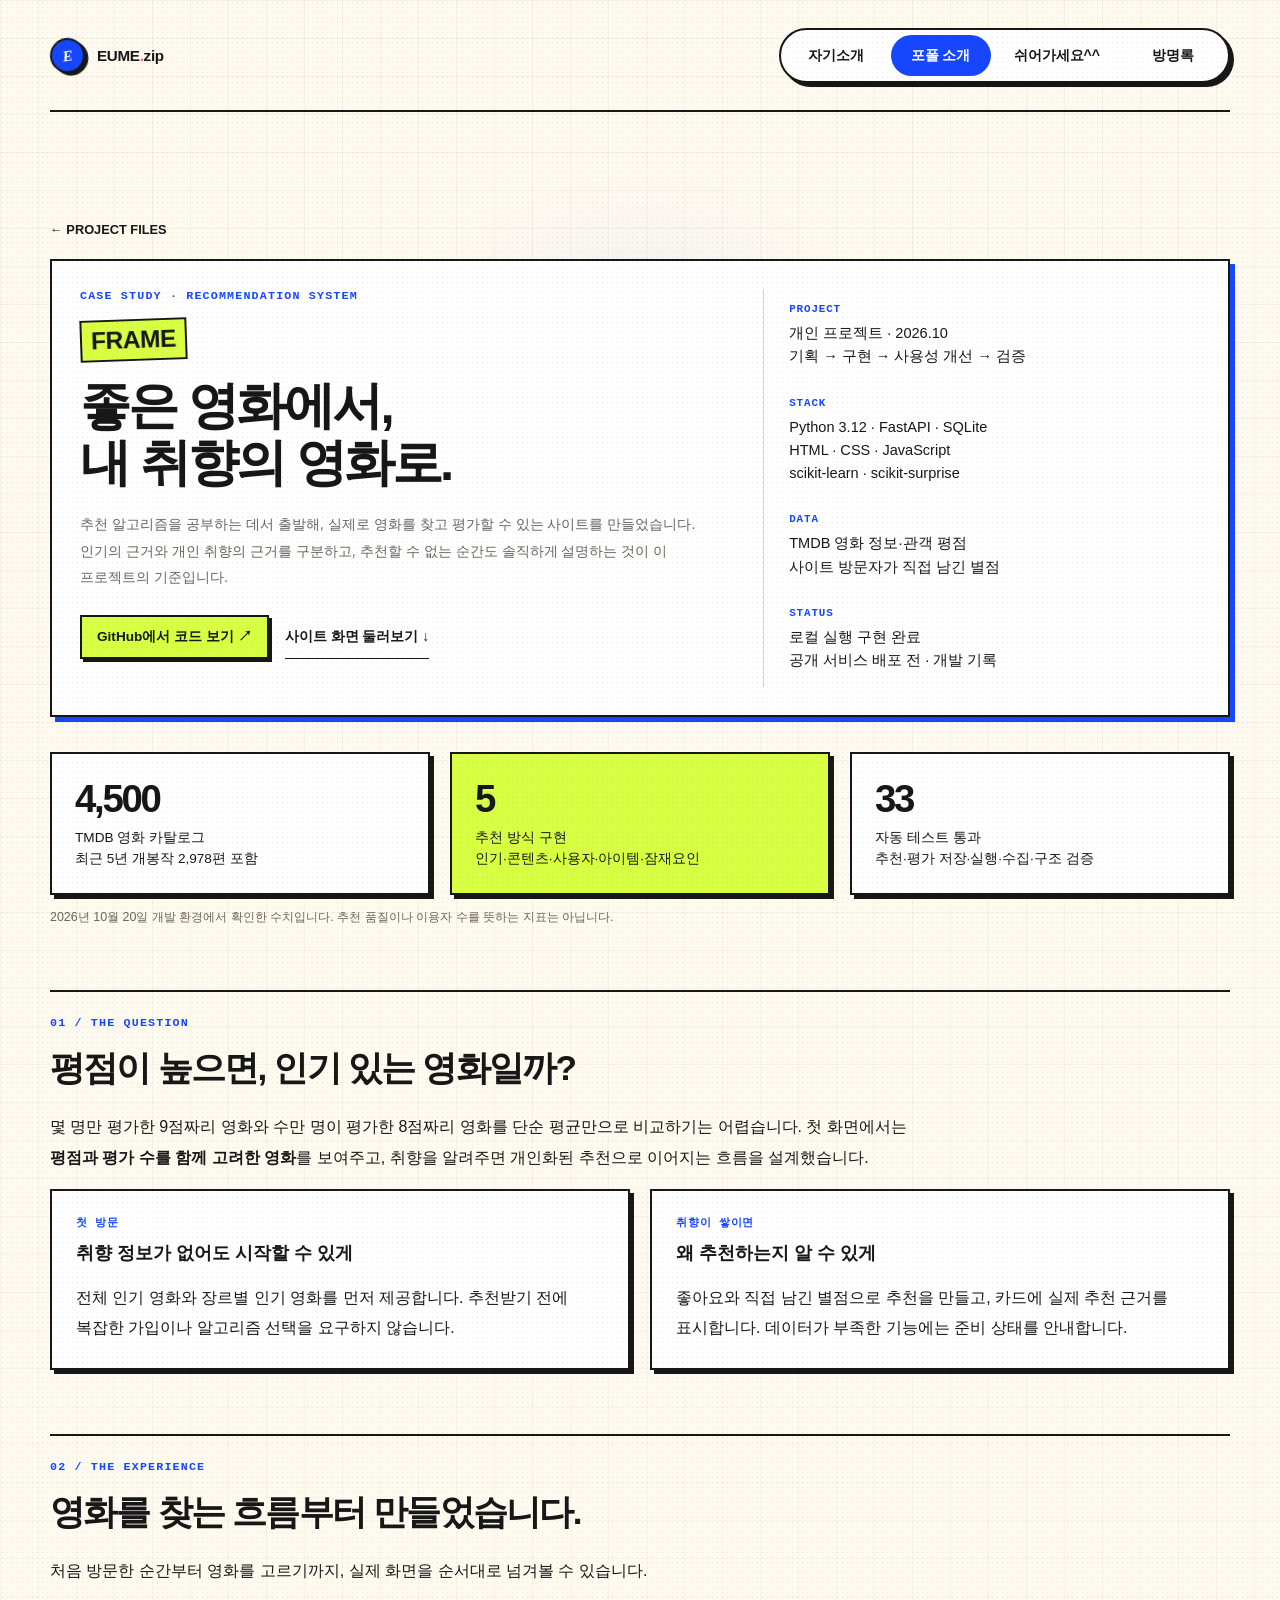
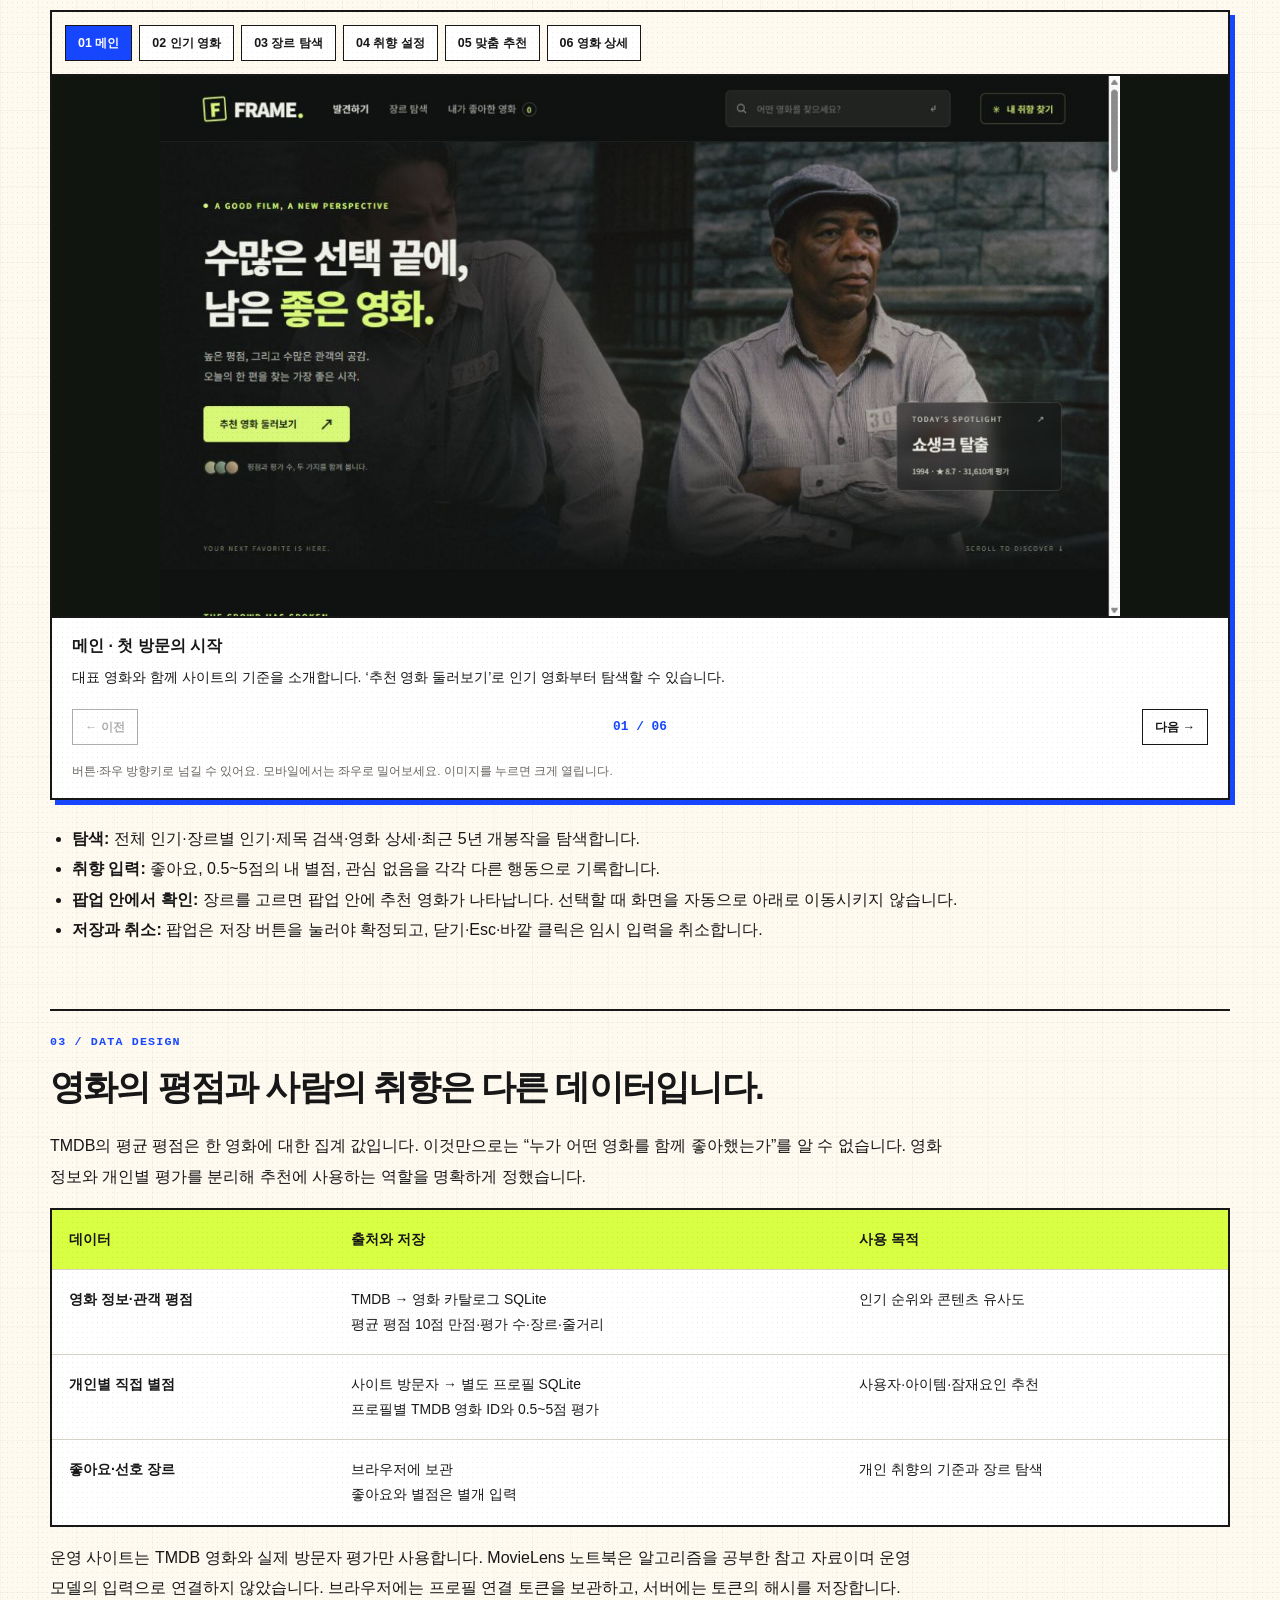
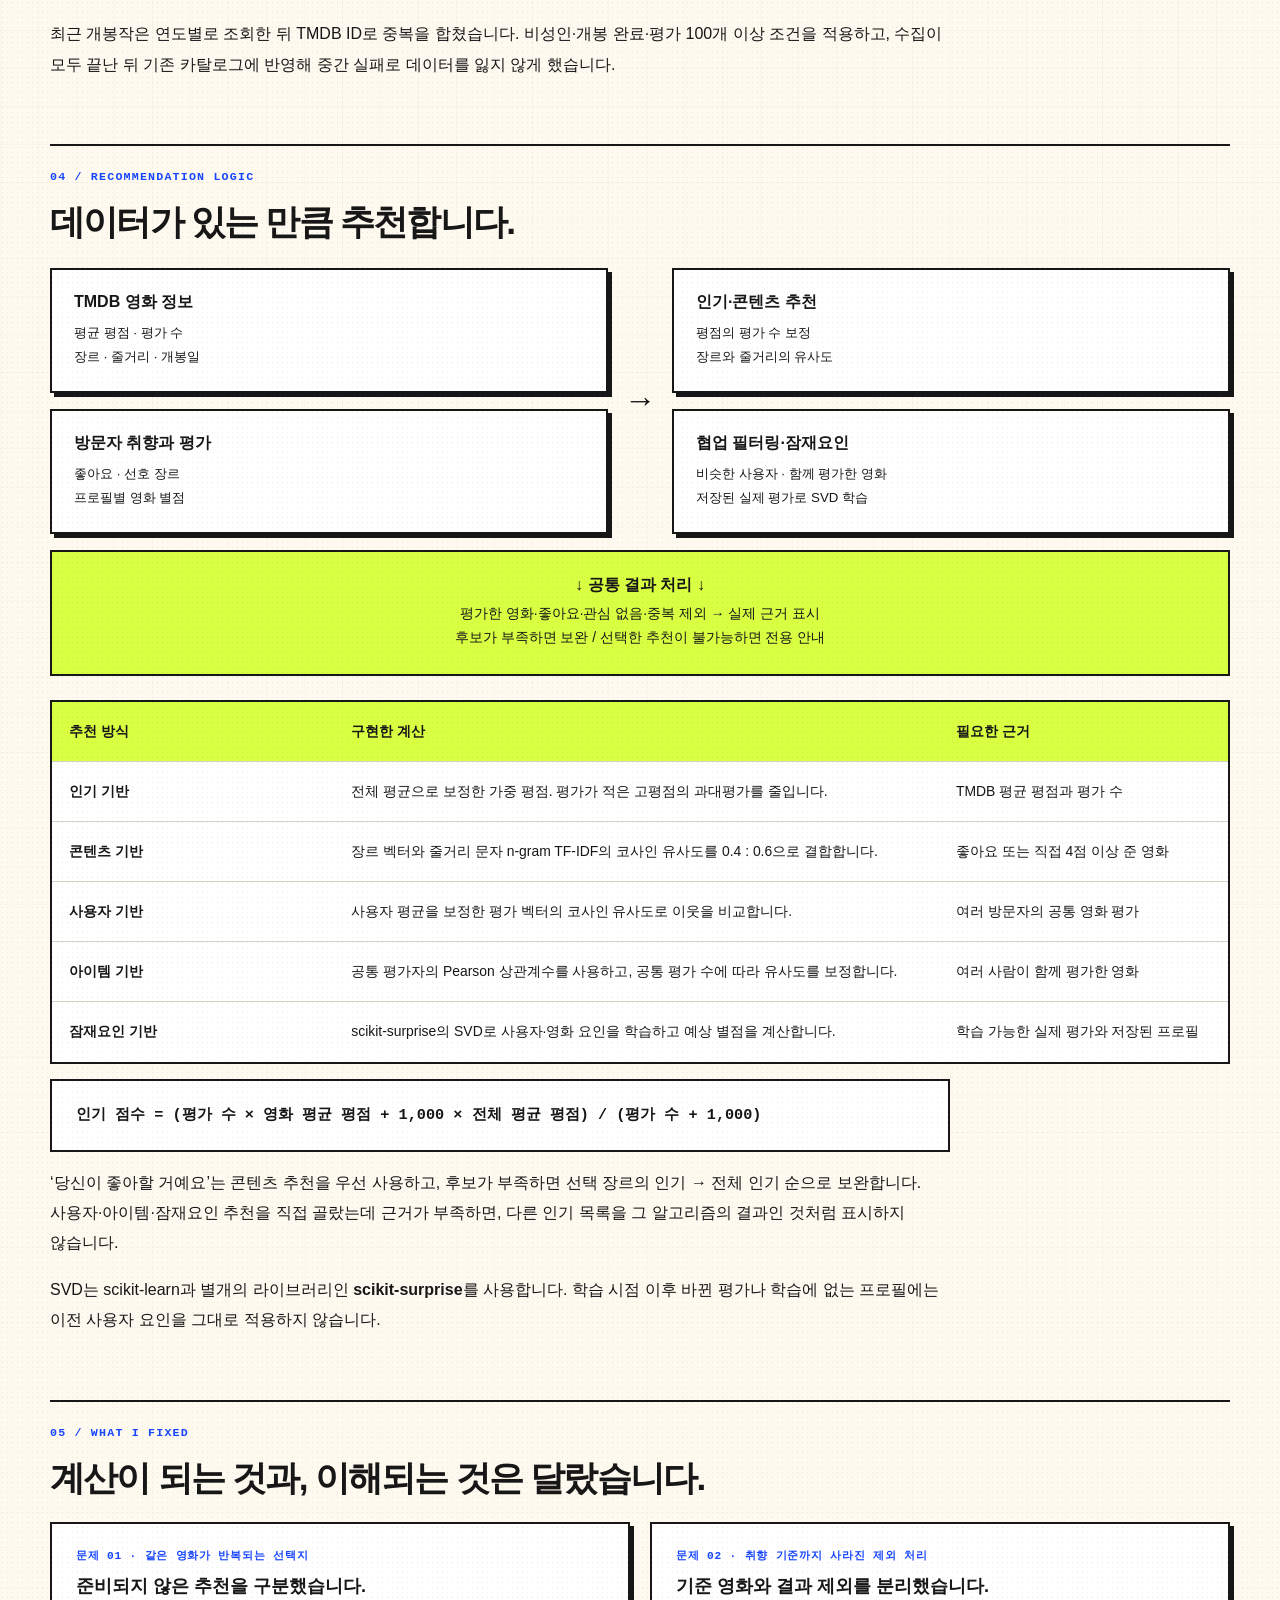
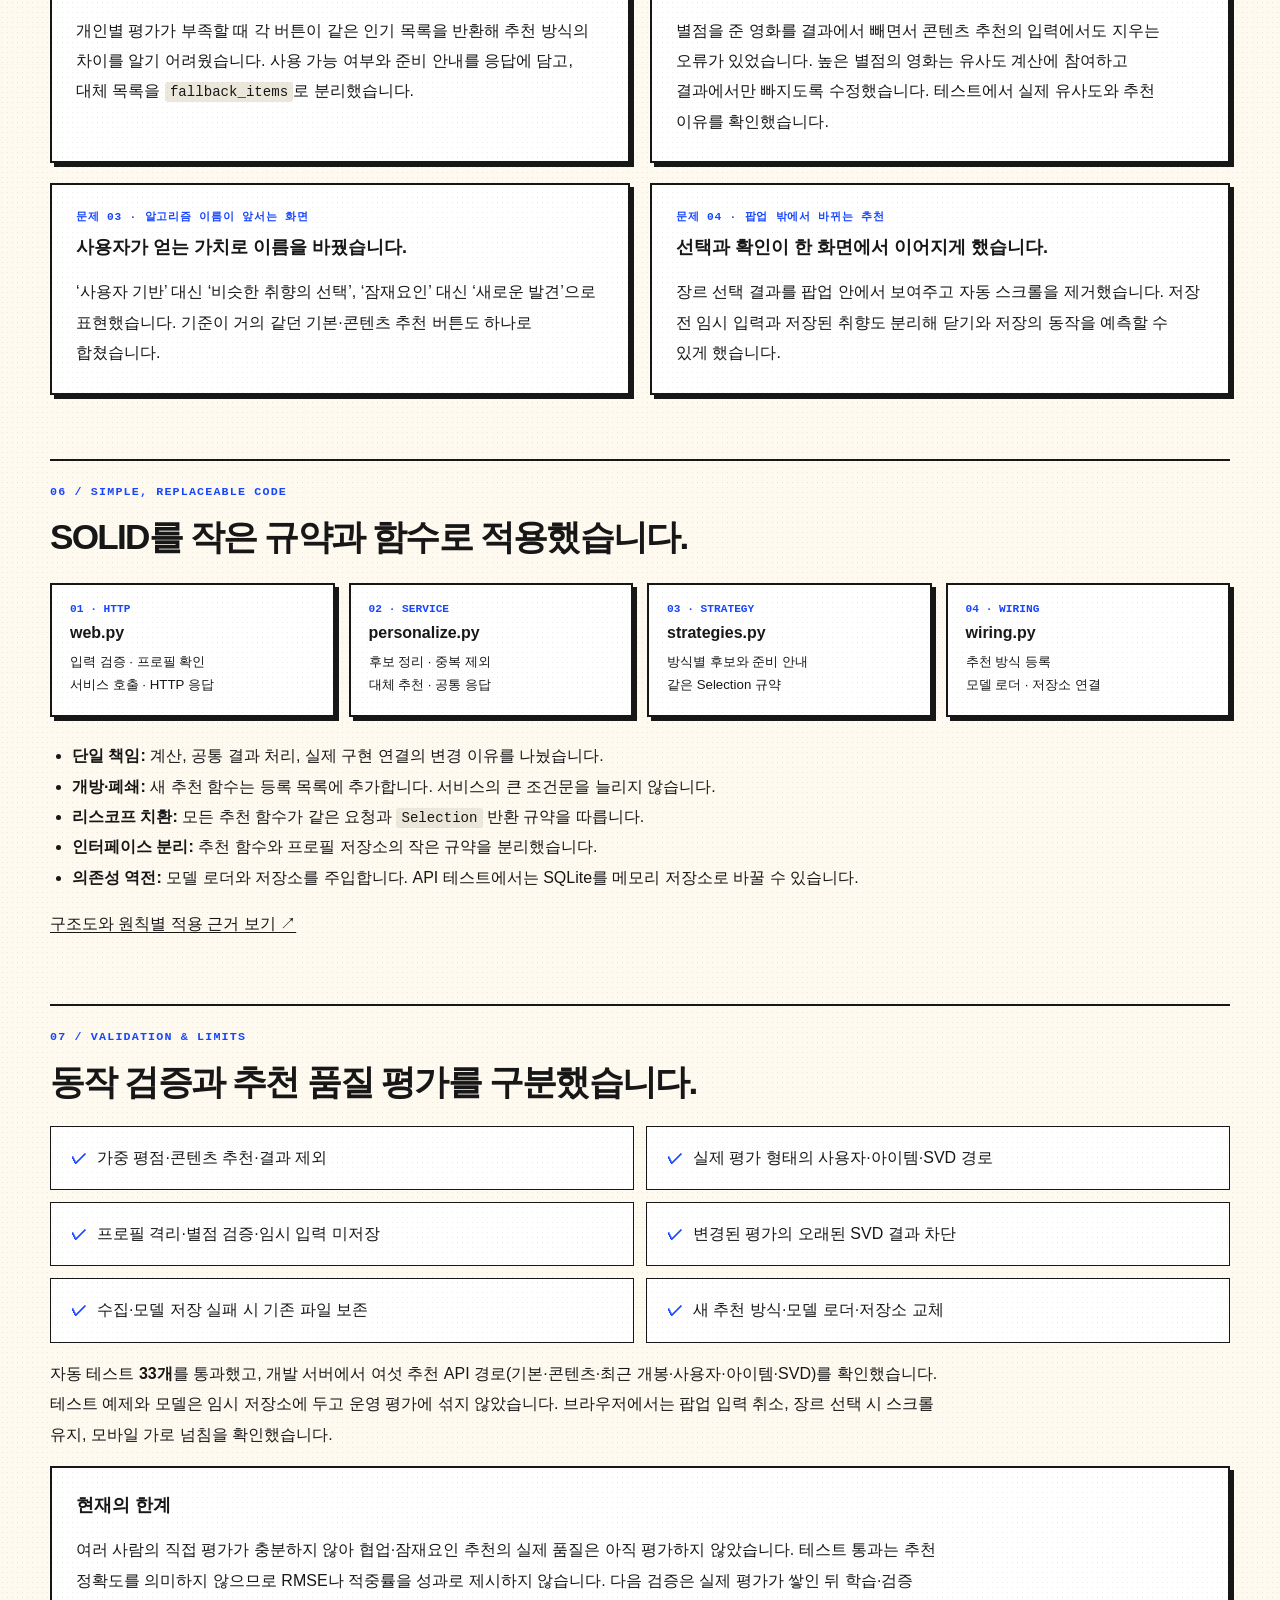
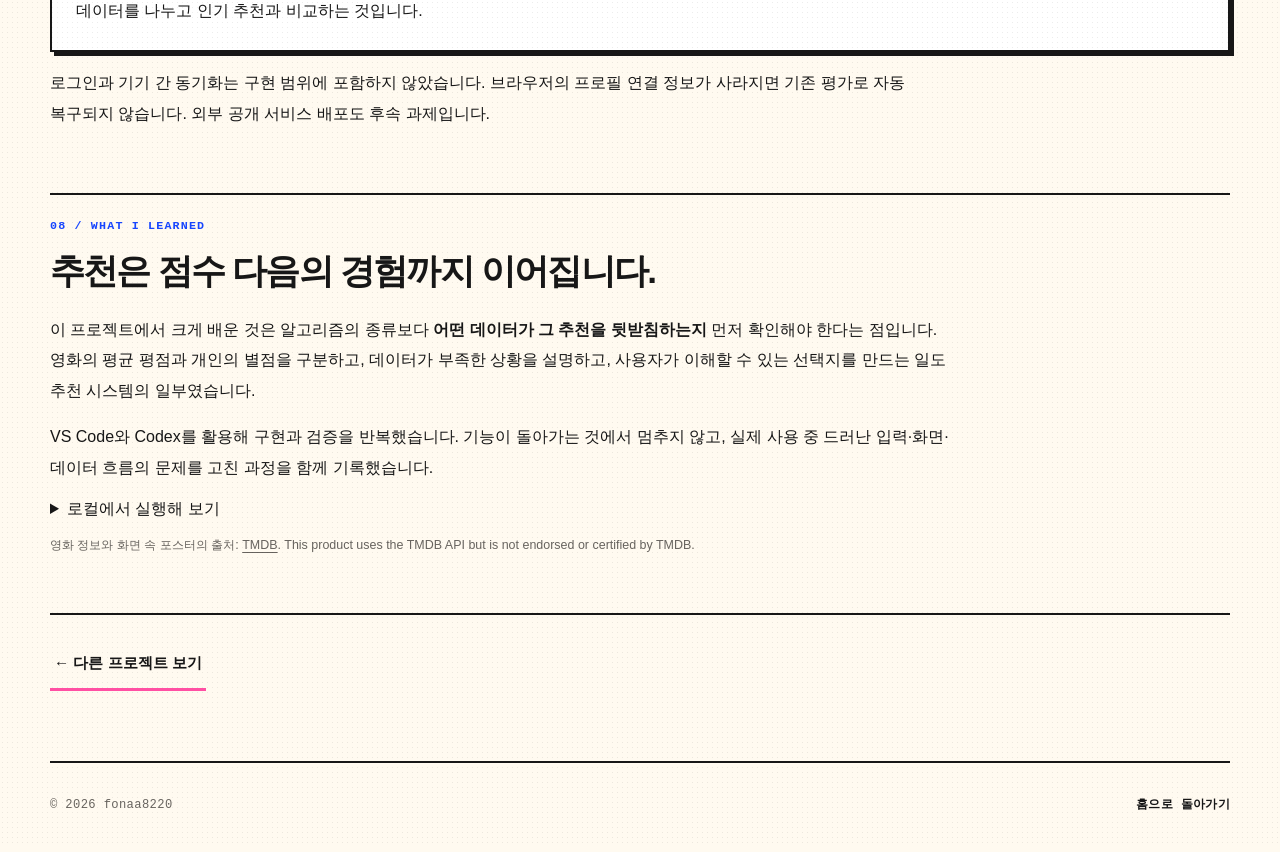
<file: pages/portfolio/frame/index.html>
<!doctype html>
<html lang="ko">
<head>
  <meta charset="UTF-8">
  <meta name="viewport" content="width=device-width, initial-scale=1.0">
  <meta name="description" content="TMDB 영화 4,500편과 방문자 별점을 연결한 FRAME 영화 추천 사이트. 추천 알고리즘, SOLID 구조, 문제 해결과 33개 테스트를 기록했습니다.">
  <meta property="og:type" content="article">
  <meta property="og:locale" content="ko_KR">
  <meta property="og:title" content="FRAME — 영화 추천을 서비스로 만들기 | EUME.zip">
  <meta property="og:description" content="인기 영화에서 내 취향의 영화까지. 데이터와 추천 근거를 구분하며 만든 영화 추천 프로젝트.">
  <meta property="og:image" content="https://fonaa8220-dev.github.io/assets/projects/frame/recommendations.png">
  <meta property="og:image:alt" content="FRAME의 개인 취향 추천 화면">
  <meta name="twitter:card" content="summary_large_image">
  <title>FRAME · 영화 추천을 서비스로 만들기 — EUME.zip</title>
  <link rel="stylesheet" href="../../../shared/site.css">
  <link rel="stylesheet" href="frame.css?v=20261020-3">
  <script src="../../../shared/site.js" defer></script>
  <script src="gallery.js?v=20261020-1" defer></script>
</head>
<body data-page="portfolio">
  <a class="skip-link" href="#main-content">본문으로 건너뛰기</a>
  <div class="page-grid" aria-hidden="true"></div>
  <header class="site-header">
    <a class="brand" href="../../../index.html" aria-label="홈으로 이동"><span class="brand-mark" aria-hidden="true">E</span><span>EUME<span class="brand-dot">.</span>zip</span></a>
    <nav class="tabs" aria-label="주요 메뉴">
      <a class="tab" href="../../../pages/about/index.html" data-route="about">자기소개</a>
      <a class="tab" href="../index.html" data-route="portfolio">포폴 소개</a>
      <a class="tab" href="../../../games/tetris/index.html" data-route="tetris">쉬어가세요^^</a>
      <a class="tab" href="../../../pages/guestbook/index.html" data-route="guestbook">방명록</a>
    </nav>
  </header>
  <main class="subpage frame-case" id="main-content">
    <a class="frame-breadcrumb" href="../index.html">← PROJECT FILES</a>
    <header class="frame-hero">
      <div>
        <p class="frame-kicker">CASE STUDY · RECOMMENDATION SYSTEM</p>
        <h1><span>FRAME</span>좋은 영화에서,<br>내 취향의 영화로.</h1>
        <p class="frame-hero-copy">추천 알고리즘을 공부하는 데서 출발해, 실제로 영화를 찾고 평가할 수 있는 사이트를 만들었습니다. 인기의 근거와 개인 취향의 근거를 구분하고, 추천할 수 없는 순간도 솔직하게 설명하는 것이 이 프로젝트의 기준입니다.</p>
        <div class="frame-actions"><a class="frame-card-link" href="https://github.com/fonaa8220-dev/movie_recommendation" target="_blank" rel="noopener noreferrer">GitHub에서 코드 보기 ↗</a><a class="frame-secondary" href="#screen-tour">사이트 화면 둘러보기 ↓</a></div>
      </div>
      <dl class="frame-meta">
        <div><dt>PROJECT</dt><dd>개인 프로젝트 · 2026.10<br>기획 → 구현 → 사용성 개선 → 검증</dd></div>
        <div><dt>STACK</dt><dd>Python 3.12 · FastAPI · SQLite<br>HTML · CSS · JavaScript<br>scikit-learn · scikit-surprise</dd></div>
        <div><dt>DATA</dt><dd>TMDB 영화 정보·관객 평점<br>사이트 방문자가 직접 남긴 별점</dd></div>
        <div><dt>STATUS</dt><dd>로컬 실행 구현 완료<br>공개 서비스 배포 전 · 개발 기록</dd></div>
      </dl>
    </header>
    <div class="frame-stats" aria-label="구현 및 검증 규모">
      <div class="frame-stat"><strong>4,500</strong><span>TMDB 영화 카탈로그<br>최근 5년 개봉작 2,978편 포함</span></div>
      <div class="frame-stat"><strong>5</strong><span>추천 방식 구현<br>인기·콘텐츠·사용자·아이템·잠재요인</span></div>
      <div class="frame-stat"><strong>33</strong><span>자동 테스트 통과<br>추천·평가 저장·실행·수집·구조 검증</span></div>
    </div>
    <p class="frame-asof">2026년 10월 20일 개발 환경에서 확인한 수치입니다. 추천 품질이나 이용자 수를 뜻하는 지표는 아닙니다.</p>

    <section class="frame-section" aria-labelledby="problem-title">
      <p class="frame-kicker">01 / THE QUESTION</p>
      <h2 id="problem-title">평점이 높으면, 인기 있는 영화일까?</h2>
      <p>몇 명만 평가한 9점짜리 영화와 수만 명이 평가한 8점짜리 영화를 단순 평균만으로 비교하기는 어렵습니다. 첫 화면에서는 <strong>평점과 평가 수를 함께 고려한 영화</strong>를 보여주고, 취향을 알려주면 개인화된 추천으로 이어지는 흐름을 설계했습니다.</p>
      <div class="frame-grid">
        <div class="frame-note"><p class="frame-label">첫 방문</p><h3>취향 정보가 없어도 시작할 수 있게</h3><p>전체 인기 영화와 장르별 인기 영화를 먼저 제공합니다. 추천받기 전에 복잡한 가입이나 알고리즘 선택을 요구하지 않습니다.</p></div>
        <div class="frame-note"><p class="frame-label">취향이 쌓이면</p><h3>왜 추천하는지 알 수 있게</h3><p>좋아요와 직접 남긴 별점으로 추천을 만들고, 카드에 실제 추천 근거를 표시합니다. 데이터가 부족한 기능에는 준비 상태를 안내합니다.</p></div>
      </div>
    </section>

    <section class="frame-section" id="screen-tour" aria-labelledby="screen-title">
      <p class="frame-kicker">02 / THE EXPERIENCE</p>
      <h2 id="screen-title">영화를 찾는 흐름부터 만들었습니다.</h2>
      <p>처음 방문한 순간부터 영화를 고르기까지, 실제 화면을 순서대로 넘겨볼 수 있습니다.</p>
      <div class="frame-gallery" data-frame-gallery role="region" aria-roledescription="캐러셀" aria-label="FRAME 주요 화면 둘러보기" tabindex="0">
        <div class="frame-gallery-tabs" role="group" aria-label="보고 싶은 화면 선택">
          <button type="button" data-slide="0" aria-pressed="true">01 메인</button>
          <button type="button" data-slide="1" aria-pressed="false">02 인기 영화</button>
          <button type="button" data-slide="2" aria-pressed="false">03 장르 탐색</button>
          <button type="button" data-slide="3" aria-pressed="false">04 취향 설정</button>
          <button type="button" data-slide="4" aria-pressed="false">05 맞춤 추천</button>
          <button type="button" data-slide="5" aria-pressed="false">06 영화 상세</button>
        </div>
        <figure class="frame-gallery-figure">
          <a class="frame-gallery-stage" data-gallery-open href="../../../assets/projects/frame/screen-home.jpg" target="_blank" rel="noopener noreferrer" aria-label="메인 화면 이미지 크게 보기">
            <img data-gallery-image src="../../../assets/projects/frame/screen-home.jpg" width="1265" height="712" alt="대표 영화의 배경과 추천 영화 둘러보기 버튼이 있는 FRAME 첫 화면" loading="lazy" draggable="false">
          </a>
          <figcaption aria-live="polite" aria-atomic="true"><strong data-gallery-title>메인 · 첫 방문의 시작</strong><p data-gallery-description>대표 영화와 함께 사이트의 기준을 소개합니다. ‘추천 영화 둘러보기’로 인기 영화부터 탐색할 수 있습니다.</p></figcaption>
        </figure>
        <div class="frame-gallery-controls">
          <button type="button" data-gallery-prev aria-label="이전 화면" disabled>← 이전</button>
          <span data-gallery-count aria-label="전체 6개 화면 중 1번째">01 / 06</span>
          <button type="button" data-gallery-next aria-label="다음 화면">다음 →</button>
        </div>
        <p class="frame-gallery-hint">버튼·좌우 방향키로 넘길 수 있어요. 모바일에서는 좌우로 밀어보세요. 이미지를 누르면 크게 열립니다.</p>
      </div>
      <ul>
        <li><strong>탐색:</strong> 전체 인기·장르별 인기·제목 검색·영화 상세·최근 5년 개봉작을 탐색합니다.</li>
        <li><strong>취향 입력:</strong> 좋아요, 0.5~5점의 내 별점, 관심 없음을 각각 다른 행동으로 기록합니다.</li>
        <li><strong>팝업 안에서 확인:</strong> 장르를 고르면 팝업 안에 추천 영화가 나타납니다. 선택할 때 화면을 자동으로 아래로 이동시키지 않습니다.</li>
        <li><strong>저장과 취소:</strong> 팝업은 저장 버튼을 눌러야 확정되고, 닫기·Esc·바깥 클릭은 임시 입력을 취소합니다.</li>
      </ul>
    </section>

    <section class="frame-section" aria-labelledby="data-title">
      <p class="frame-kicker">03 / DATA DESIGN</p>
      <h2 id="data-title">영화의 평점과 사람의 취향은 다른 데이터입니다.</h2>
      <p>TMDB의 평균 평점은 한 영화에 대한 집계 값입니다. 이것만으로는 “누가 어떤 영화를 함께 좋아했는가”를 알 수 없습니다. 영화 정보와 개인별 평가를 분리해 추천에 사용하는 역할을 명확하게 정했습니다.</p>
      <div class="frame-table-wrap"><table><thead><tr><th scope="col">데이터</th><th scope="col">출처와 저장</th><th scope="col">사용 목적</th></tr></thead><tbody>
        <tr><td>영화 정보·관객 평점</td><td>TMDB → 영화 카탈로그 SQLite<br>평균 평점 10점 만점·평가 수·장르·줄거리</td><td>인기 순위와 콘텐츠 유사도</td></tr>
        <tr><td>개인별 직접 별점</td><td>사이트 방문자 → 별도 프로필 SQLite<br>프로필별 TMDB 영화 ID와 0.5~5점 평가</td><td>사용자·아이템·잠재요인 추천</td></tr>
        <tr><td>좋아요·선호 장르</td><td>브라우저에 보관<br>좋아요와 별점은 별개 입력</td><td>개인 취향의 기준과 장르 탐색</td></tr>
      </tbody></table></div>
      <p>운영 사이트는 TMDB 영화와 실제 방문자 평가만 사용합니다. MovieLens 노트북은 알고리즘을 공부한 참고 자료이며 운영 모델의 입력으로 연결하지 않았습니다. 브라우저에는 프로필 연결 토큰을 보관하고, 서버에는 토큰의 해시를 저장합니다.</p>
      <p>최근 개봉작은 연도별로 조회한 뒤 TMDB ID로 중복을 합쳤습니다. 비성인·개봉 완료·평가 100개 이상 조건을 적용하고, 수집이 모두 끝난 뒤 기존 카탈로그에 반영해 중간 실패로 데이터를 잃지 않게 했습니다.</p>
    </section>

    <section class="frame-section" id="how-it-works" aria-labelledby="logic-title">
      <p class="frame-kicker">04 / RECOMMENDATION LOGIC</p>
      <h2 id="logic-title">데이터가 있는 만큼 추천합니다.</h2>
      <div class="frame-flow" aria-label="TMDB 정보와 방문자 평가가 각각 추천 계산에 입력되고, 결과 처리에서 합쳐지는 구조">
        <div class="frame-flow-column"><div class="frame-flow-box"><strong>TMDB 영화 정보</strong><span>평균 평점 · 평가 수<br>장르 · 줄거리 · 개봉일</span></div><div class="frame-flow-box"><strong>방문자 취향과 평가</strong><span>좋아요 · 선호 장르<br>프로필별 영화 별점</span></div></div>
        <span class="frame-flow-arrow" aria-hidden="true">→</span>
        <div class="frame-flow-column"><div class="frame-flow-box"><strong>인기·콘텐츠 추천</strong><span>평점의 평가 수 보정<br>장르와 줄거리의 유사도</span></div><div class="frame-flow-box"><strong>협업 필터링·잠재요인</strong><span>비슷한 사용자 · 함께 평가한 영화<br>저장된 실제 평가로 SVD 학습</span></div></div>
        <div class="frame-flow-output"><strong>↓ 공통 결과 처리 ↓</strong><span>평가한 영화·좋아요·관심 없음·중복 제외 → 실제 근거 표시<br>후보가 부족하면 보완 / 선택한 추천이 불가능하면 전용 안내</span></div>
      </div>
      <div class="frame-table-wrap"><table><thead><tr><th scope="col">추천 방식</th><th scope="col">구현한 계산</th><th scope="col">필요한 근거</th></tr></thead><tbody>
        <tr><td>인기 기반</td><td>전체 평균으로 보정한 가중 평점. 평가가 적은 고평점의 과대평가를 줄입니다.</td><td>TMDB 평균 평점과 평가 수</td></tr>
        <tr><td>콘텐츠 기반</td><td>장르 벡터와 줄거리 문자 n-gram TF-IDF의 코사인 유사도를 0.4 : 0.6으로 결합합니다.</td><td>좋아요 또는 직접 4점 이상 준 영화</td></tr>
        <tr><td>사용자 기반</td><td>사용자 평균을 보정한 평가 벡터의 코사인 유사도로 이웃을 비교합니다.</td><td>여러 방문자의 공통 영화 평가</td></tr>
        <tr><td>아이템 기반</td><td>공통 평가자의 Pearson 상관계수를 사용하고, 공통 평가 수에 따라 유사도를 보정합니다.</td><td>여러 사람이 함께 평가한 영화</td></tr>
        <tr><td>잠재요인 기반</td><td>scikit-surprise의 SVD로 사용자·영화 요인을 학습하고 예상 별점을 계산합니다.</td><td>학습 가능한 실제 평가와 저장된 프로필</td></tr>
      </tbody></table></div>
      <p class="frame-formula">인기 점수 = (평가 수 × 영화 평균 평점 + 1,000 × 전체 평균 평점) / (평가 수 + 1,000)</p>
      <p>‘당신이 좋아할 거예요’는 콘텐츠 추천을 우선 사용하고, 후보가 부족하면 선택 장르의 인기 → 전체 인기 순으로 보완합니다. 사용자·아이템·잠재요인 추천을 직접 골랐는데 근거가 부족하면, 다른 인기 목록을 그 알고리즘의 결과인 것처럼 표시하지 않습니다.</p>
      <p>SVD는 scikit-learn과 별개의 라이브러리인 <strong>scikit-surprise</strong>를 사용합니다. 학습 시점 이후 바뀐 평가나 학습에 없는 프로필에는 이전 사용자 요인을 그대로 적용하지 않습니다.</p>
    </section>

    <section class="frame-section" aria-labelledby="iteration-title">
      <p class="frame-kicker">05 / WHAT I FIXED</p>
      <h2 id="iteration-title">계산이 되는 것과, 이해되는 것은 달랐습니다.</h2>
      <div class="frame-grid">
        <article class="frame-note"><p class="frame-label">문제 01 · 같은 영화가 반복되는 선택지</p><h3>준비되지 않은 추천을 구분했습니다.</h3><p>개인별 평가가 부족할 때 각 버튼이 같은 인기 목록을 반환해 추천 방식의 차이를 알기 어려웠습니다. 사용 가능 여부와 준비 안내를 응답에 담고, 대체 목록을 <code>fallback_items</code>로 분리했습니다.</p></article>
        <article class="frame-note"><p class="frame-label">문제 02 · 취향 기준까지 사라진 제외 처리</p><h3>기준 영화와 결과 제외를 분리했습니다.</h3><p>별점을 준 영화를 결과에서 빼면서 콘텐츠 추천의 입력에서도 지우는 오류가 있었습니다. 높은 별점의 영화는 유사도 계산에 참여하고 결과에서만 빠지도록 수정했습니다. 테스트에서 실제 유사도와 추천 이유를 확인했습니다.</p></article>
        <article class="frame-note"><p class="frame-label">문제 03 · 알고리즘 이름이 앞서는 화면</p><h3>사용자가 얻는 가치로 이름을 바꿨습니다.</h3><p>‘사용자 기반’ 대신 ‘비슷한 취향의 선택’, ‘잠재요인’ 대신 ‘새로운 발견’으로 표현했습니다. 기준이 거의 같던 기본·콘텐츠 추천 버튼도 하나로 합쳤습니다.</p></article>
        <article class="frame-note"><p class="frame-label">문제 04 · 팝업 밖에서 바뀌는 추천</p><h3>선택과 확인이 한 화면에서 이어지게 했습니다.</h3><p>장르 선택 결과를 팝업 안에서 보여주고 자동 스크롤을 제거했습니다. 저장 전 임시 입력과 저장된 취향도 분리해 닫기와 저장의 동작을 예측할 수 있게 했습니다.</p></article>
      </div>
    </section>

    <section class="frame-section" aria-labelledby="architecture-title">
      <p class="frame-kicker">06 / SIMPLE, REPLACEABLE CODE</p>
      <h2 id="architecture-title">SOLID를 작은 규약과 함수로 적용했습니다.</h2>
      <div class="frame-architecture" aria-label="API, 서비스, 추천 전략, 실제 의존성 연결의 네 역할">
        <div class="frame-flow-box"><small>01 · HTTP</small><strong>web.py</strong><span>입력 검증 · 프로필 확인<br>서비스 호출 · HTTP 응답</span></div>
        <div class="frame-flow-box"><small>02 · SERVICE</small><strong>personalize.py</strong><span>후보 정리 · 중복 제외<br>대체 추천 · 공통 응답</span></div>
        <div class="frame-flow-box"><small>03 · STRATEGY</small><strong>strategies.py</strong><span>방식별 후보와 준비 안내<br>같은 Selection 규약</span></div>
        <div class="frame-flow-box"><small>04 · WIRING</small><strong>wiring.py</strong><span>추천 방식 등록<br>모델 로더 · 저장소 연결</span></div>
      </div>
      <ul>
        <li><strong>단일 책임:</strong> 계산, 공통 결과 처리, 실제 구현 연결의 변경 이유를 나눴습니다.</li>
        <li><strong>개방·폐쇄:</strong> 새 추천 함수는 등록 목록에 추가합니다. 서비스의 큰 조건문을 늘리지 않습니다.</li>
        <li><strong>리스코프 치환:</strong> 모든 추천 함수가 같은 요청과 <code>Selection</code> 반환 규약을 따릅니다.</li>
        <li><strong>인터페이스 분리:</strong> 추천 함수와 프로필 저장소의 작은 규약을 분리했습니다.</li>
        <li><strong>의존성 역전:</strong> 모델 로더와 저장소를 주입합니다. API 테스트에서는 SQLite를 메모리 저장소로 바꿀 수 있습니다.</li>
      </ul>
      <p><a href="https://github.com/fonaa8220-dev/movie_recommendation/blob/master/docs/SOLID_%EA%B5%AC%EC%A1%B0.md" target="_blank" rel="noopener noreferrer">구조도와 원칙별 적용 근거 보기 ↗</a></p>
    </section>

    <section class="frame-section" aria-labelledby="validation-title">
      <p class="frame-kicker">07 / VALIDATION &amp; LIMITS</p>
      <h2 id="validation-title">동작 검증과 추천 품질 평가를 구분했습니다.</h2>
      <ul class="frame-checks"><li>가중 평점·콘텐츠 추천·결과 제외</li><li>실제 평가 형태의 사용자·아이템·SVD 경로</li><li>프로필 격리·별점 검증·임시 입력 미저장</li><li>변경된 평가의 오래된 SVD 결과 차단</li><li>수집·모델 저장 실패 시 기존 파일 보존</li><li>새 추천 방식·모델 로더·저장소 교체</li></ul>
      <p>자동 테스트 <strong>33개</strong>를 통과했고, 개발 서버에서 여섯 추천 API 경로(기본·콘텐츠·최근 개봉·사용자·아이템·SVD)를 확인했습니다. 테스트 예제와 모델은 임시 저장소에 두고 운영 평가에 섞지 않았습니다. 브라우저에서는 팝업 입력 취소, 장르 선택 시 스크롤 유지, 모바일 가로 넘침을 확인했습니다.</p>
      <div class="frame-note"><h3>현재의 한계</h3><p>여러 사람의 직접 평가가 충분하지 않아 협업·잠재요인 추천의 실제 품질은 아직 평가하지 않았습니다. 테스트 통과는 추천 정확도를 의미하지 않으므로 RMSE나 적중률을 성과로 제시하지 않습니다. 다음 검증은 실제 평가가 쌓인 뒤 학습·검증 데이터를 나누고 인기 추천과 비교하는 것입니다.</p></div>
      <p>로그인과 기기 간 동기화는 구현 범위에 포함하지 않았습니다. 브라우저의 프로필 연결 정보가 사라지면 기존 평가로 자동 복구되지 않습니다. 외부 공개 서비스 배포도 후속 과제입니다.</p>
    </section>

    <section class="frame-section" aria-labelledby="closing-title">
      <p class="frame-kicker">08 / WHAT I LEARNED</p>
      <h2 id="closing-title">추천은 점수 다음의 경험까지 이어집니다.</h2>
      <p>이 프로젝트에서 크게 배운 것은 알고리즘의 종류보다 <strong>어떤 데이터가 그 추천을 뒷받침하는지</strong> 먼저 확인해야 한다는 점입니다. 영화의 평균 평점과 개인의 별점을 구분하고, 데이터가 부족한 상황을 설명하고, 사용자가 이해할 수 있는 선택지를 만드는 일도 추천 시스템의 일부였습니다.</p>
      <p>VS Code와 Codex를 활용해 구현과 검증을 반복했습니다. 기능이 돌아가는 것에서 멈추지 않고, 실제 사용 중 드러난 입력·화면·데이터 흐름의 문제를 고친 과정을 함께 기록했습니다.</p>
      <details><summary>로컬에서 실행해 보기</summary><p>저장소의 README에 따라 Python·uv 환경과 본인의 TMDB 인증 정보를 준비합니다. <code>.env</code>와 운영 데이터는 Git에서 제외했습니다.</p><pre><code>git clone https://github.com/fonaa8220-dev/movie_recommendation.git
cd movie_recommendation
uv sync --frozen
# .env에 본인의 TMDB 인증 정보 설정
uv run recommended-system collect --target 2000
uv run recommended-system launch</code></pre><p>Windows에서는 환경과 인증 정보를 준비한 뒤 <code>run.bat</code>로 실행할 수 있습니다. 이 정적 블로그는 프로젝트 소개를 제공하며 Python 서버 실행은 별도입니다.</p></details>
      <p class="frame-asof">영화 정보와 화면 속 포스터의 출처: <a href="https://www.themoviedb.org" target="_blank" rel="noopener noreferrer">TMDB</a>. This product uses the TMDB API but is not endorsed or certified by TMDB.</p>
    </section>
    <div class="frame-bottom"><a class="text-button" href="../index.html">← 다른 프로젝트 보기</a></div>
  </main>
  <footer class="site-footer"><span>© <span data-year></span> fonaa8220</span><a href="../../../index.html">홈으로 돌아가기</a></footer>
</body>
</html>
</file>
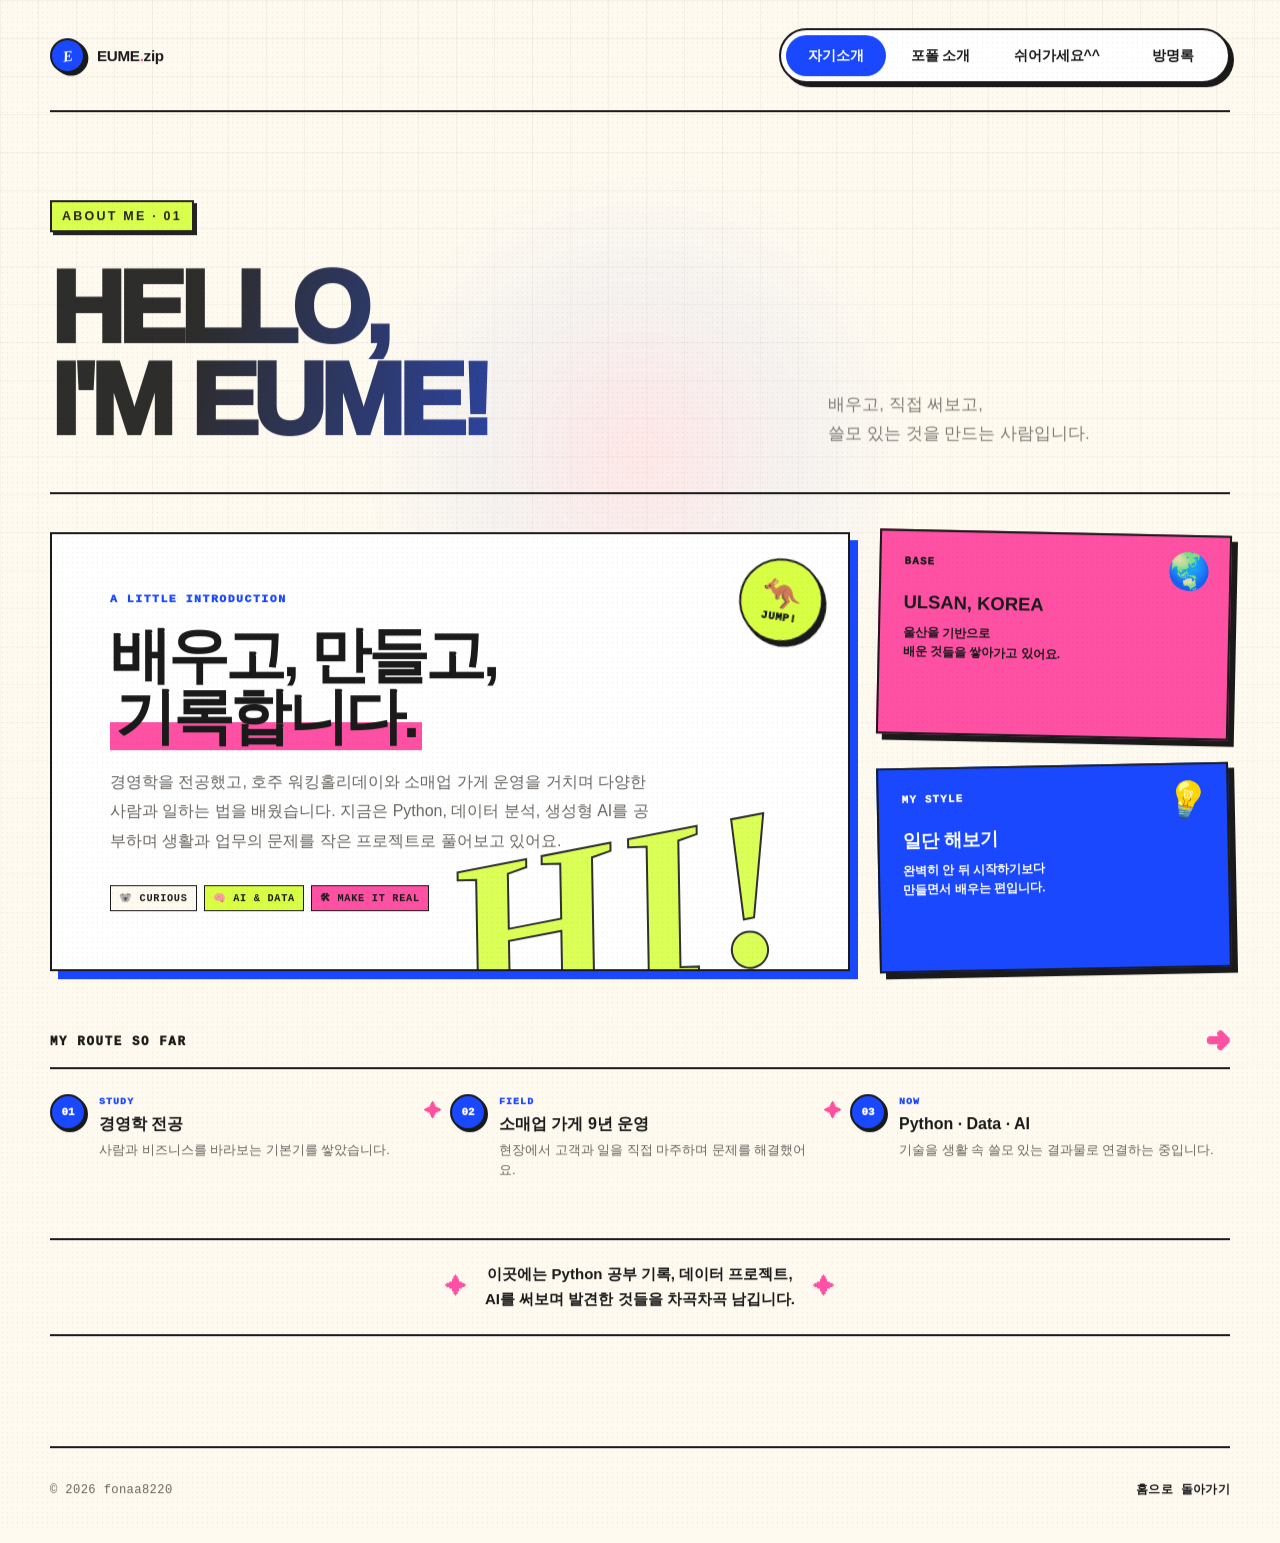
<file: about.html>
<!doctype html>
<html lang="ko">
<head>
  <meta charset="UTF-8">
  <meta name="viewport" content="width=device-width, initial-scale=1.0">
  <meta http-equiv="refresh" content="0; url=pages/about/index.html">
  <title>페이지 이동 중 — EUME.zip</title>
</head>
<body>
  <p>페이지가 이동했습니다. <a href="pages/about/index.html">새 페이지 열기</a></p>
</body>
</html>
</file>
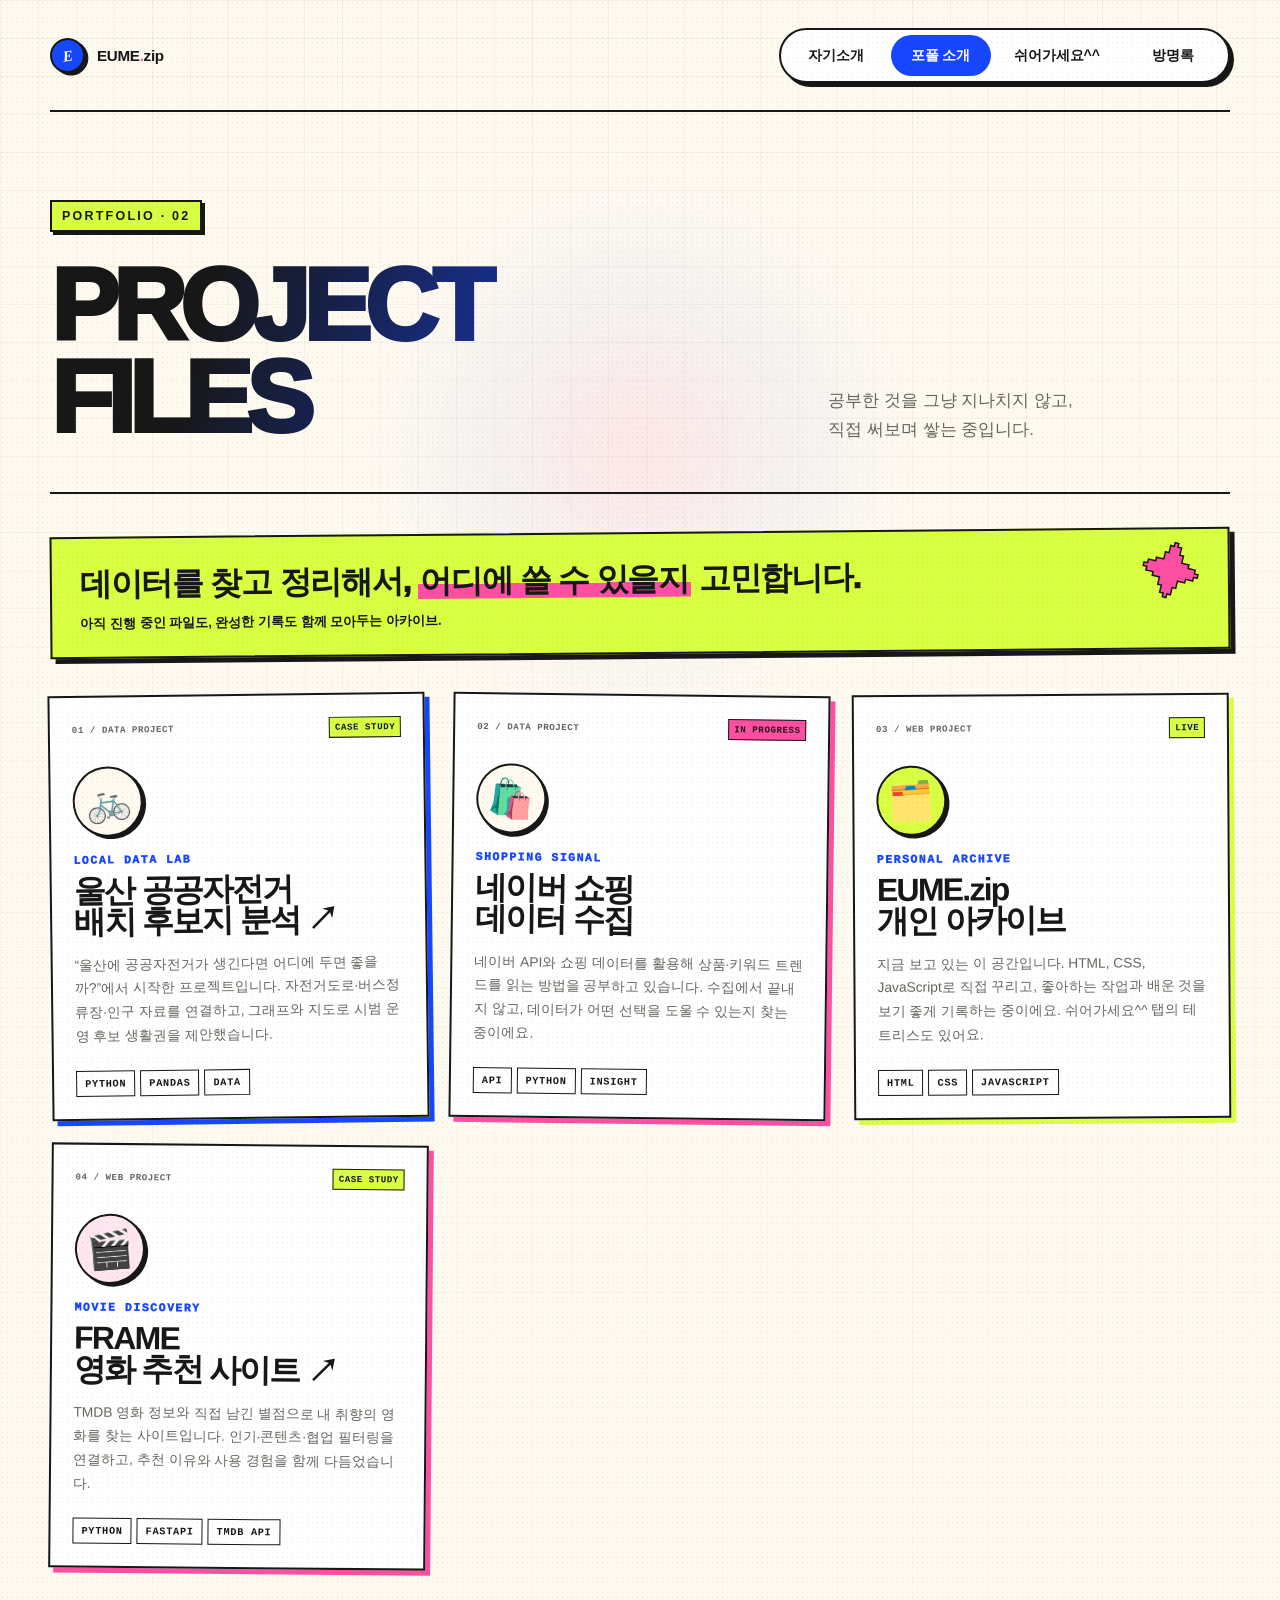
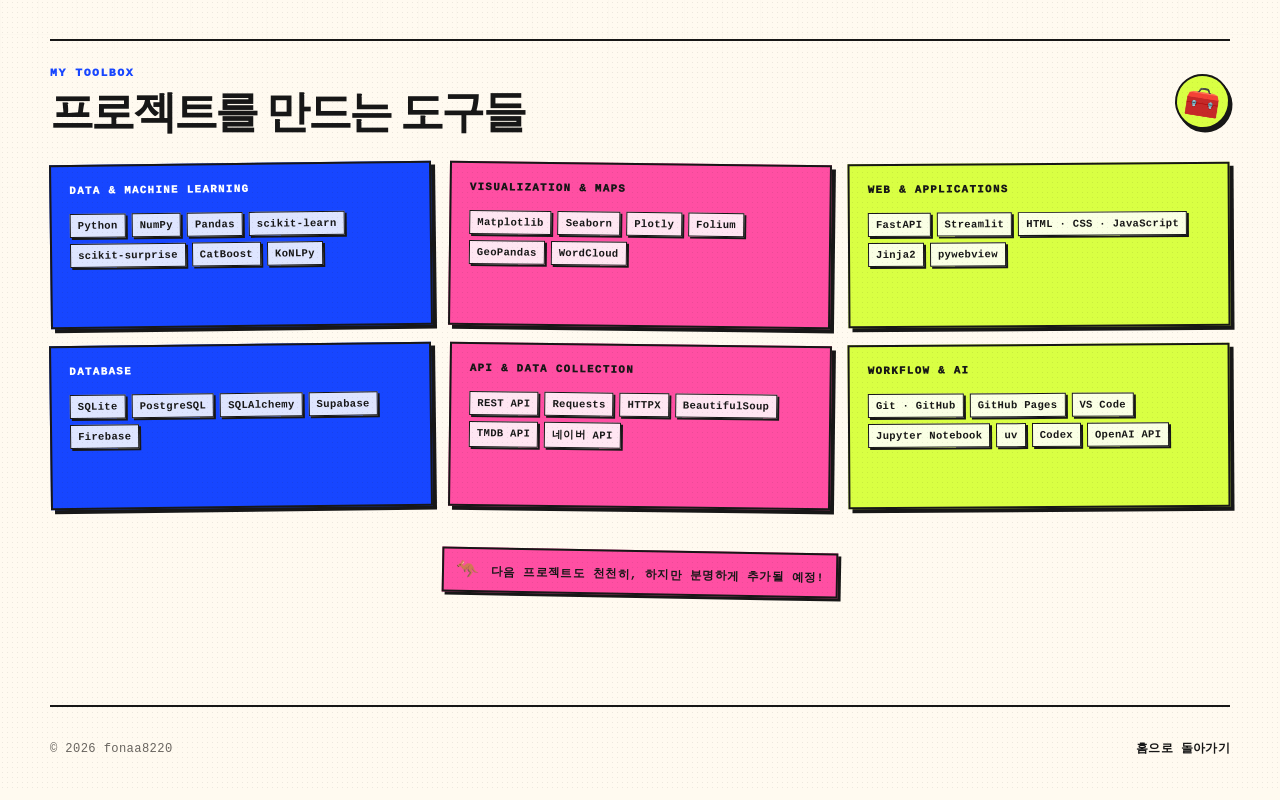
<file: portfolio.html>
<!doctype html>
<html lang="ko">
<head>
  <meta charset="UTF-8">
  <meta name="viewport" content="width=device-width, initial-scale=1.0">
  <meta http-equiv="refresh" content="0; url=pages/portfolio/index.html">
  <title>페이지 이동 중 — EUME.zip</title>
</head>
<body>
  <p>페이지가 이동했습니다. <a href="pages/portfolio/index.html">새 페이지 열기</a></p>
</body>
</html>
</file>
<file: shared/site.css>
:root {
  color-scheme: light;
  --paper: #fffaf0;
  --ink: #171717;
  --blue: #1746ff;
  --pink: #ff4fa3;
  --lime: #d9ff43;
  --muted: #68645f;
  --shadow: 8px 8px 0 var(--ink);
}

* { box-sizing: border-box; }
html { min-width: 320px; background: var(--paper); scroll-behavior: smooth; }
body {
  min-height: 100vh; margin: 0; display: flex; flex-direction: column; overflow-x: hidden;
  color: var(--ink); background: var(--paper);
  font-family: Pretendard, "Noto Sans KR", -apple-system, BlinkMacSystemFont, "Segoe UI", sans-serif;
  -webkit-user-select: none; user-select: none;
  opacity: 0; animation: page-in .55s cubic-bezier(.2,.8,.2,1) forwards;
}
input, textarea { -webkit-user-select: text; user-select: text; }
body::after {
  content: ""; position: fixed; z-index: 20; inset: 0; pointer-events: none; opacity: .11;
  background-image: radial-gradient(rgba(23,23,23,.75) .55px, transparent .7px);
  background-size: 5px 5px;
}
body.is-leaving { animation: page-out .16s ease forwards; }
a, button { -webkit-tap-highlight-color: transparent; }
a { color: inherit; text-decoration: none; }
.skip-link { position: fixed; z-index: 99; top: 12px; left: 12px; padding: 10px 14px; color: #fff; background: var(--ink); transform: translateY(-160%); }
.skip-link:focus { transform: translateY(0); }
.page-grid { position: fixed; z-index: -2; inset: 0; pointer-events: none; background-image: linear-gradient(rgba(23,23,23,.045) 1px, transparent 1px), linear-gradient(90deg, rgba(23,23,23,.045) 1px, transparent 1px); background-size: 38px 38px; mask-image: linear-gradient(to bottom, #000, transparent 80%); }
.cursor-light { position: fixed; z-index: -1; width: 36rem; height: 36rem; border-radius: 50%; pointer-events: none; opacity: .42; background: radial-gradient(circle, rgba(255,79,163,.26), rgba(23,70,255,.1) 38%, transparent 70%); filter: blur(10px); transform: translate3d(calc(var(--mouse-x, 50vw) - 18rem), calc(var(--mouse-y, 50vh) - 18rem), 0); transition: opacity .25s; }
.site-header, .site-footer, .home, .subpage { width: min(1180px, calc(100% - 48px)); margin-inline: auto; }
.site-header { min-height: 112px; display: flex; align-items: center; justify-content: space-between; gap: 32px; border-bottom: 2px solid var(--ink); }
.brand { display: inline-flex; align-items: center; gap: 12px; padding: 10px 0; font-size: .95rem; font-weight: 900; letter-spacing: -.02em; }
.brand-mark { width: 35px; height: 35px; display: grid; place-items: center; border: 2px solid var(--ink); border-radius: 50%; color: #fff; background: var(--blue); font-family: Georgia, serif; font-style: italic; box-shadow: 3px 3px 0 var(--ink); transform: rotate(-8deg); }
.brand-dot { color: var(--pink); }
.tabs { display: flex; align-items: center; gap: 5px; padding: 5px; border: 2px solid var(--ink); border-radius: 999px; background: #fff; box-shadow: 4px 4px 0 var(--ink); }
.tab { min-width: 100px; padding: 11px 18px; border: 0; border-radius: 999px; font: inherit; font-size: .88rem; font-weight: 800; text-align: center; color: var(--ink); background: transparent; cursor: pointer; transition: color .18s, background .18s, transform .18s; }
.tab:hover, .tab:focus-visible { color: #fff; background: var(--pink); outline: 2px solid transparent; transform: rotate(-1deg); }
.tab.is-active { color: #fff; background: var(--blue); }
.tab:active { transform: scale(.96); }
.tab-empty { color: #8d8983; background: repeating-linear-gradient(135deg, #fff 0 7px, #f0ede6 7px 14px); cursor: not-allowed; }
.tab-empty:hover { color: #8d8983; background: repeating-linear-gradient(135deg, #fff 0 7px, #f0ede6 7px 14px); transform: none; }
.ticker { width: 100%; overflow: hidden; border-bottom: 2px solid var(--ink); color: #fff; background: var(--ink); transform: rotate(-.25deg) scale(1.01); }
.ticker-track { width: max-content; display: flex; animation: ticker-scroll 22s linear infinite; }
.ticker-track span { padding: 9px 22px; font-family: ui-monospace, SFMono-Regular, Menlo, monospace; font-size: .73rem; font-weight: 800; letter-spacing: .1em; white-space: nowrap; }
.home { flex: 1; min-height: calc(100vh - 232px); display: grid; grid-template-columns: minmax(0, 1.45fr) minmax(300px, .55fr); align-items: center; gap: clamp(48px, 8vw, 120px); padding: 74px 0 104px; }
.hero { position: relative; }
.hero-labels { display: flex; gap: 8px; margin-bottom: 28px; }
.label, .empty-tag { display: inline-block; border: 2px solid var(--ink); font-size: .72rem; font-weight: 900; letter-spacing: .09em; box-shadow: 3px 3px 0 var(--ink); }
.label { padding: 7px 10px; }
.label-blue { color: #fff; background: var(--blue); transform: rotate(-2deg); }
.label-pink { background: var(--pink); transform: rotate(2deg); }
.eyebrow { margin: 0 0 20px; font-size: .78rem; font-weight: 900; letter-spacing: .18em; color: var(--blue); }
.hero h1, .page-heading h1 { margin: 0; font-weight: 950; letter-spacing: -.065em; }
.hero h1 { max-width: 800px; font-size: clamp(3.2rem, 6.4vw, 6.4rem); line-height: 1.03; }
.hero h1 em { position: relative; z-index: 0; font-style: normal; font-weight: 950; white-space: nowrap; }
.hero h1 em { background: linear-gradient(90deg, var(--ink) 0 34%, var(--blue) 48%, var(--pink) 66%, var(--ink) 82%); background-size: 240% auto; background-position: 0% center; -webkit-background-clip: text; background-clip: text; color: transparent; animation: headline-ink 7s ease-in-out infinite; }
.hero h1 em::after { content: ""; position: absolute; z-index: -1; right: -.08em; bottom: .03em; left: -.08em; height: .28em; background: var(--lime); transform: scaleX(0) rotate(-1deg); transform-origin: left; animation: marker-swipe .8s .7s cubic-bezier(.2,.8,.2,1) forwards; }
.hero-copy { max-width: 590px; margin: 30px 0 0; font-size: clamp(1rem, 1.6vw, 1.14rem); line-height: 1.85; color: var(--muted); }
.hero-actions { display: flex; align-items: center; gap: 22px; margin-top: 42px; }
.primary-button, .text-button { display: inline-flex; align-items: center; justify-content: center; min-height: 52px; font-size: .95rem; font-weight: 900; transition: transform .18s, box-shadow .18s, color .18s, background .18s; }
.primary-button { gap: 30px; padding: 0 19px 0 24px; border: 2px solid var(--ink); color: #fff; background: var(--blue); box-shadow: 5px 5px 0 var(--ink); }
.primary-button span { font-size: 1.15rem; }
.primary-button:hover, .primary-button:focus-visible { background: var(--pink); box-shadow: 2px 2px 0 var(--ink); transform: translate(3px, 3px); outline: none; }
.text-button { padding: 0 4px; border-bottom: 3px solid var(--pink); }
.text-button:hover, .text-button:focus-visible { color: var(--blue); transform: translateY(-2px); outline: none; }
.status-card { --glow-x: 50%; --glow-y: 50%; position: relative; min-height: 410px; display: flex; flex-direction: column; justify-content: space-between; padding: 30px; overflow: hidden; border: 2px solid var(--ink); border-radius: 8px; background: var(--lime); box-shadow: var(--shadow); transform: rotate(2deg); transition: transform .25s ease, box-shadow .25s ease; transform-style: preserve-3d; }
.status-card::before { content: ""; position: absolute; inset: 10px; border: 1px dashed rgba(23,23,23,.35); pointer-events: none; }
.status-card::after { content: ""; position: absolute; z-index: 0; inset: -40%; pointer-events: none; opacity: .68; background: radial-gradient(circle at var(--glow-x) var(--glow-y), rgba(255,255,255,.95) 0 7%, rgba(255,79,163,.38) 18%, rgba(23,70,255,.2) 32%, transparent 52%); mix-blend-mode: screen; transition: opacity .3s; }
.status-card:hover { box-shadow: 12px 14px 0 var(--ink); }
.tape { position: absolute; top: -22px; left: 50%; width: 92px; height: 36px; background: rgba(255,79,163,.78); transform: translateX(-50%) rotate(-3deg); clip-path: polygon(4% 6%, 96% 0, 100% 88%, 0 100%); }
.status-top, .status-bottom { position: relative; z-index: 2; display: flex; justify-content: space-between; gap: 20px; transform: translateZ(24px); }
.status-top { font-family: ui-monospace, SFMono-Regular, Menlo, monospace; font-size: .76rem; font-weight: 800; letter-spacing: .04em; }
.status-badge { display: inline-flex; align-items: center; gap: 7px; }
.status-badge i { width: 7px; height: 7px; border-radius: 50%; background: var(--blue); box-shadow: 0 0 0 3px rgba(23,70,255,.15); }
.status-number { position: relative; z-index: 2; align-self: flex-end; padding-right: 8px; font-family: Georgia, "Times New Roman", serif; font-size: 8.6rem; font-style: italic; font-weight: 900; line-height: .9; color: var(--blue); text-shadow: 4px 4px 0 #fff; transform: translateZ(44px) rotate(-6deg); }
.status-spark { position: absolute; z-index: 2; top: 36%; left: 28px; color: var(--pink); font-size: 4.5rem; -webkit-text-stroke: 2px var(--ink); transform: translateZ(34px) rotate(12deg); animation: spark-pulse 2.8s ease-in-out infinite; }
.status-bottom { display: grid; grid-template-columns: minmax(0, 1fr) auto; align-items: end; column-gap: 16px; }
.status-bottom p { margin: 0; font-size: .78rem; font-weight: 950; letter-spacing: .12em; }
.status-bottom span { max-width: none; text-align: right; white-space: nowrap; font-size: .84rem; font-weight: 700; line-height: 1.6; }
.phone-stage { --glow-x: 50%; --glow-y: 50%; position: relative; width: min(400px, 100%); justify-self: center; perspective: 800px; cursor: pointer; transform: rotate(2deg); transition: transform .25s ease; }
.phone-stage:focus-visible { outline: 3px solid var(--pink); outline-offset: 8px; }
.phone-stage::before { content: ""; position: absolute; z-index: -1; top: 7%; right: 3%; bottom: 3%; left: 9%; border-radius: 48% 48% 44% 44%; background: radial-gradient(circle at var(--glow-x) var(--glow-y), rgba(255,79,163,.55), rgba(23,70,255,.22) 44%, transparent 72%); filter: blur(28px); opacity: .8; transform: scale(.9); }
.phone-visual { position: relative; width: 100%; aspect-ratio: 2 / 3; isolation: isolate; filter: drop-shadow(12px 16px 0 rgba(23,23,23,.92)); }
.phone-device { position: absolute; z-index: 1; inset: 0; width: 100%; height: 100%; display: block; object-fit: contain; mix-blend-mode: multiply; clip-path: polygon(69% 0, 79% 0, 80% 11%, 78% 12%, 82% 16%, 82% 86%, 80% 92%, 75% 97%, 68% 99%, 31% 99%, 24% 96%, 20% 89%, 20% 21%, 22% 15%, 28% 11%, 68% 11%); pointer-events: none; user-select: none; }
.phone-screen { position: absolute; z-index: 2; top: 24.8%; left: 27.7%; width: 49.5%; height: 35.3%; overflow: hidden; border-radius: 3.5%; background: #131313; transform: translateZ(30px); }
.phone-screen::after { content: ""; position: absolute; inset: 0; pointer-events: none; background: linear-gradient(115deg, rgba(255,255,255,.24), transparent 27%, transparent 68%, rgba(255,255,255,.09)); mix-blend-mode: screen; }
.phone-screen img { width: 100%; height: 100%; display: block; object-fit: cover; filter: contrast(1.05) saturate(1.12); }
.phone-screen .phone-photo { object-position: 50% 18%; transform: scale(1.04); }
.phone-bubble { position: absolute; z-index: 3; top: 7%; right: 3%; padding: 7px 8px; border: 1.5px solid var(--ink); border-radius: 48% 43% 48% 42%; color: var(--ink); background: #fff; box-shadow: 2px 2px 0 var(--pink); font-size: clamp(.48rem, 1.25vw, .68rem); font-weight: 900; line-height: 1; white-space: nowrap; transform: rotate(-7deg); transition: opacity .2s ease, transform .35s ease; }
.phone-bubble::after { content: ""; position: absolute; right: 15%; bottom: -7px; width: 10px; height: 10px; border-right: 1.5px solid var(--ink); border-bottom: 1.5px solid var(--ink); background: #fff; transform: rotate(35deg) skew(-15deg); }
.phone-photo-jump { position: absolute; z-index: 3; top: -18%; left: -9%; width: 118%; height: auto; opacity: 0; pointer-events: none; clip-path: polygon(55% 4%, 62% 4%, 62% 12%, 69% 14%, 73% 23%, 72% 33%, 75% 43%, 71% 49%, 65% 53%, 61% 60%, 66% 67%, 81% 71%, 86% 75%, 80% 80%, 71% 82%, 62% 81%, 54% 87%, 49% 94%, 42% 89%, 38% 82%, 37% 72%, 35% 61%, 34% 50%, 29% 44%, 28% 35%, 31% 26%, 37% 21%, 44% 14%, 51% 11%); filter: contrast(1.06) saturate(1.08) drop-shadow(7px 10px 0 rgba(23,23,23,.22)); transform: translate(22px, 30px) rotate(8deg) scale(.72); transform-origin: 50% 68%; transition: opacity .25s ease, transform .65s cubic-bezier(.2,1.35,.3,1); }
.phone-bubble-jump { z-index: 5; top: 5%; right: -31%; width: 210px; padding: 12px 13px; color: var(--ink); background: var(--lime); box-shadow: 4px 4px 0 var(--ink); font-size: .8rem; line-height: 1.32; text-align: center; white-space: normal; opacity: 0; pointer-events: none; transform: translateY(12px) rotate(8deg) scale(.8); transition: opacity .25s .15s ease, transform .45s .15s cubic-bezier(.2,1.3,.3,1); }
.phone-bubble-jump span { display: block; }
.phone-stage.is-switched .phone-photo { opacity: 0; transform: scale(.72) rotate(-8deg); transition: opacity .18s ease, transform .35s ease; }
.phone-stage.is-switched .phone-photo-jump { opacity: 1; transform: translate(0) rotate(-4deg) scale(1); }
.phone-stage.is-switched .phone-bubble:not(.phone-bubble-jump) { opacity: 0; transform: rotate(-7deg) scale(.72); }
.phone-stage.is-switched .phone-bubble-jump { opacity: 1; transform: translateY(0) rotate(8deg) scale(1); }
.phone-stage.is-switched .click-sticker { color: var(--ink); background: var(--lime); }
.click-sticker { position: absolute; z-index: 6; padding: 11px 14px; border: 2px solid var(--ink); color: #fff; background: var(--blue); box-shadow: 4px 4px 0 var(--pink); font-family: ui-monospace, SFMono-Regular, Menlo, monospace; font-size: 1.05rem; font-weight: 950; letter-spacing: .08em; pointer-events: none; }
.click-sticker-main { top: 12%; left: -19%; transform: rotate(-12deg); animation: click-wiggle-main 2.5s ease-in-out infinite; }
.click-sticker-alt { top: 58%; right: -16%; color: var(--ink); background: var(--pink); transform: rotate(9deg); animation: click-wiggle-alt 2.9s ease-in-out infinite; }
.photo-placeholder { width: 100%; height: 100%; display: flex; flex-direction: column; align-items: center; justify-content: center; color: #fff; text-align: center; background: radial-gradient(circle at 50% 35%, rgba(255,79,163,.55), transparent 32%), linear-gradient(145deg, #161616, #222 52%, #101010); }
.photo-placeholder span { color: var(--lime); font-size: 2.4rem; -webkit-text-stroke: 1px var(--pink); animation: spark-pulse 2.8s ease-in-out infinite; }
.photo-placeholder strong { margin-top: 12px; font: 900 .8rem ui-monospace, SFMono-Regular, Menlo, monospace; letter-spacing: .12em; }
.photo-placeholder small { margin-top: 5px; color: rgba(255,255,255,.62); font: 700 .58rem ui-monospace, SFMono-Regular, Menlo, monospace; letter-spacing: .13em; }
.phone-caption { position: absolute; z-index: 3; right: -10px; bottom: 5%; padding: 7px 10px; border: 2px solid var(--ink); color: var(--ink); background: var(--pink); box-shadow: 3px 3px 0 var(--ink); font: 900 .68rem ui-monospace, SFMono-Regular, Menlo, monospace; letter-spacing: .08em; transform: rotate(-4deg); }
.subpage { flex: 1; min-height: calc(100vh - 198px); padding: 88px 0 110px; }
.page-heading { display: grid; grid-template-columns: minmax(0, 1fr) minmax(280px, .55fr); align-items: end; gap: 48px; padding-bottom: 48px; border-bottom: 2px solid var(--ink); }
.page-heading .eyebrow { grid-column: 1 / -1; width: max-content; margin-bottom: -20px; padding: 7px 10px; border: 2px solid var(--ink); color: var(--ink); background: var(--lime); box-shadow: 3px 3px 0 var(--ink); transform: rotate(-1deg); }
.page-heading h1 { font-size: clamp(3.8rem, 8vw, 7.4rem); line-height: .9; }
.page-heading h1 { background: linear-gradient(105deg, var(--ink) 10%, var(--blue) 46%, var(--pink) 56%, var(--ink) 90%); background-size: 220% auto; -webkit-background-clip: text; background-clip: text; color: transparent; animation: headline-ink 8s ease-in-out infinite; }
.page-heading > p:last-child { margin: 0; color: var(--muted); font-size: 1.05rem; line-height: 1.75; }
.empty-content { position: relative; min-height: 320px; margin-top: 34px; display: flex; flex-direction: column; align-items: center; justify-content: center; padding: 58px 24px 48px; text-align: center; border: 2px dashed var(--ink); background: rgba(255,255,255,.62); }
.empty-tag { position: absolute; top: 0; left: 50%; padding: 7px 10px; background: var(--pink); transform: translate(-50%, -50%) rotate(1deg); }
.empty-icon { width: 58px; height: 58px; display: grid; place-items: center; margin-bottom: 20px; border: 2px solid var(--ink); border-radius: 50%; color: #fff; font-size: 1.6rem; background: var(--blue); box-shadow: 4px 4px 0 var(--ink); }
.empty-content p { margin: 0 0 8px; font-size: 1.08rem; font-weight: 900; }
.empty-content span:not(.empty-tag) { color: var(--muted); font-size: .94rem; line-height: 1.7; }
.about-content { display: grid; grid-template-columns: minmax(0, 1.25fr) minmax(260px, .55fr); gap: 28px; margin-top: 38px; }
.about-intro { position: relative; min-height: 390px; padding: clamp(30px, 5vw, 58px); overflow: hidden; border: 2px solid var(--ink); background: #fff; box-shadow: 8px 8px 0 var(--blue); }
.about-intro::after { content: "HI!"; position: absolute; right: 7%; bottom: -13%; color: var(--lime); font-family: Georgia, "Times New Roman", serif; font-size: clamp(8rem, 20vw, 14rem); font-style: italic; font-weight: 900; line-height: 1; -webkit-text-stroke: 2px var(--ink); opacity: .9; pointer-events: none; transform: rotate(-11deg); }
.card-kicker, .project-type { position: relative; z-index: 1; margin: 0; color: var(--blue); font-family: ui-monospace, SFMono-Regular, Menlo, monospace; font-size: .72rem; font-weight: 950; letter-spacing: .13em; }
.about-intro h2 { position: relative; z-index: 1; max-width: 620px; margin: 20px 0 21px; font-size: clamp(2rem, 4.8vw, 4.2rem); line-height: .98; letter-spacing: -.055em; }
.about-intro mark, .portfolio-intro mark { padding: 0 .08em; color: var(--ink); background: linear-gradient(transparent 59%, var(--pink) 59%); }
.about-intro > p:not(.card-kicker) { position: relative; z-index: 1; max-width: 540px; margin: 0; color: var(--muted); font-size: 1rem; line-height: 1.85; }
.about-sticker { position: absolute; z-index: 3; top: 25px; right: 25px; width: 84px; height: 84px; display: grid; place-content: center; border: 2px solid var(--ink); border-radius: 50%; color: var(--ink); background: var(--lime); box-shadow: 4px 4px 0 var(--ink); text-align: center; transform: rotate(10deg); animation: sticker-float 3.1s ease-in-out infinite; }
.about-sticker span { display: block; font-size: 2rem; line-height: 1; }
.about-sticker strong { margin-top: 1px; font: 950 .7rem ui-monospace, SFMono-Regular, Menlo, monospace; letter-spacing: .04em; }
.about-mini-tags { position: relative; z-index: 2; display: flex; flex-wrap: wrap; gap: 7px; margin-top: 29px; }
.about-mini-tags span, .project-tags li { padding: 6px 8px; border: 1.5px solid var(--ink); color: var(--ink); background: var(--paper); font: 900 .64rem ui-monospace, SFMono-Regular, Menlo, monospace; letter-spacing: .07em; }
.about-mini-tags span:nth-child(2) { background: var(--lime); }
.about-mini-tags span:nth-child(3) { background: var(--pink); }
.about-side { display: grid; gap: 28px; }
.about-fact { position: relative; min-height: 181px; padding: 24px 23px; overflow: hidden; border: 2px solid var(--ink); box-shadow: 6px 6px 0 var(--ink); }
.fact-pink { background: var(--pink); transform: rotate(1.2deg); }
.fact-blue { color: #fff; background: var(--blue); transform: rotate(-1.1deg); }
.fact-icon { position: absolute; right: 18px; top: 14px; font-size: 2.2rem; transform: rotate(12deg); }
.about-fact p { margin: 0; font: 950 .67rem ui-monospace, SFMono-Regular, Menlo, monospace; letter-spacing: .12em; }
.about-fact strong { display: block; max-width: 78%; margin-top: 25px; font-size: 1.15rem; line-height: 1.1; }
.about-fact small { display: block; margin-top: 11px; font-size: .76rem; font-weight: 700; line-height: 1.55; }
.about-route { margin-top: 58px; }
.section-title { display: flex; align-items: center; justify-content: space-between; padding-bottom: 11px; border-bottom: 2px solid var(--ink); }
.section-title p { margin: 0; color: var(--ink); font: 950 .78rem ui-monospace, SFMono-Regular, Menlo, monospace; letter-spacing: .13em; }
.section-title span { color: var(--pink); font-size: 1.45rem; font-weight: 900; }
.route-list { display: grid; grid-template-columns: repeat(3, 1fr); gap: 20px; margin: 0; padding: 25px 0 0; list-style: none; }
.route-list li { position: relative; display: grid; grid-template-columns: auto 1fr; gap: 13px; padding-right: 14px; }
.route-list li:not(:last-child)::after { content: "✦"; position: absolute; right: -12px; top: 6px; color: var(--pink); font-size: 1.15rem; }
.route-number { width: 36px; height: 36px; display: grid; place-items: center; border: 2px solid var(--ink); border-radius: 50%; color: #fff; background: var(--blue); box-shadow: 2px 2px 0 var(--ink); font: 950 .68rem ui-monospace, SFMono-Regular, Menlo, monospace; }
.route-list p { margin: 2px 0 7px; color: var(--blue); font: 950 .62rem ui-monospace, SFMono-Regular, Menlo, monospace; letter-spacing: .11em; }
.route-list strong { display: block; font-size: 1rem; line-height: 1.2; }
.route-list small { display: block; margin-top: 7px; color: var(--muted); font-size: .8rem; line-height: 1.58; }
.about-closing { display: flex; align-items: center; justify-content: center; gap: 18px; margin-top: 58px; padding: 22px; border-top: 2px solid var(--ink); border-bottom: 2px solid var(--ink); text-align: center; }
.about-closing span { color: var(--pink); font-size: 1.4rem; }
.about-closing p { margin: 0; font-size: .94rem; font-weight: 850; line-height: 1.65; }
.portfolio-intro { position: relative; margin-top: 38px; padding: 24px 78px 24px 28px; border: 2px solid var(--ink); background: var(--lime); box-shadow: 5px 5px 0 var(--ink); transform: rotate(-.5deg); }
.portfolio-intro p { margin: 0; font-size: clamp(1.3rem, 3vw, 2rem); font-weight: 950; letter-spacing: -.04em; }
.portfolio-intro small { display: block; margin-top: 8px; font-size: .82rem; font-weight: 700; }
.portfolio-scribble { position: absolute; right: 27px; top: 15px; color: var(--pink); font-size: 3.7rem; line-height: 1; -webkit-text-stroke: 1.5px var(--ink); transform: rotate(14deg); }
.project-grid { display: grid; grid-template-columns: repeat(3, 1fr); align-items: start; gap: 24px; margin-top: 40px; }
.project-card { position: relative; min-height: 405px; display: flex; flex-direction: column; padding: 22px; border: 2px solid var(--ink); background: #fff; transition: transform .2s ease, box-shadow .2s ease; }
.project-card:hover { z-index: 1; box-shadow: 7px 8px 0 var(--ink); transform: translate(-4px, -5px) rotate(-.6deg); }
.project-bike { box-shadow: 5px 5px 0 var(--blue); transform: rotate(-.7deg); }
.project-shopping { box-shadow: 5px 5px 0 var(--pink); transform: rotate(.7deg); }
.project-archive { box-shadow: 5px 5px 0 var(--lime); transform: rotate(-.35deg); }
.project-topline { display: flex; align-items: center; justify-content: space-between; gap: 6px; color: var(--muted); font: 900 .57rem ui-monospace, SFMono-Regular, Menlo, monospace; letter-spacing: .06em; }
.project-state { padding: 4px 5px; border: 1px solid var(--ink); color: var(--ink); background: var(--lime); white-space: nowrap; }
.project-shopping .project-state { background: var(--pink); }
.project-icon { width: 70px; height: 70px; display: grid; place-items: center; margin: 26px 0 17px; border: 2px solid var(--ink); border-radius: 50%; background: var(--paper); box-shadow: 3px 3px 0 var(--ink); font-size: 2.3rem; transform: rotate(-9deg); }
.project-shopping .project-icon { transform: rotate(8deg); }
.project-archive .project-icon { background: var(--lime); transform: rotate(-3deg); }
.project-card h2 { margin: 9px 0 15px; font-size: clamp(1.55rem, 2.5vw, 2.2rem); line-height: .98; letter-spacing: -.055em; }
.project-copy { margin: 0; color: var(--muted); font-size: .86rem; line-height: 1.72; }
.project-tags { display: flex; flex-wrap: wrap; gap: 5px; margin: auto 0 0; padding: 23px 0 0; list-style: none; }
.project-tags li { background: #fff; }
.toolbox { margin-top: 70px; padding-top: 25px; border-top: 2px solid var(--ink); }
.toolbox-heading { display: flex; align-items: center; justify-content: space-between; gap: 20px; }
.toolbox-heading p { margin: 0; color: var(--blue); font: 950 .72rem ui-monospace, SFMono-Regular, Menlo, monospace; letter-spacing: .13em; }
.toolbox-heading h2 { margin: 8px 0 0; font-size: clamp(1.7rem, 4vw, 2.75rem); line-height: 1.15; letter-spacing: -.06em; word-break: keep-all; }
.toolbox-heading > span { width: 55px; height: 55px; display: grid; place-items: center; flex: 0 0 auto; border: 2px solid var(--ink); border-radius: 50%; background: var(--lime); box-shadow: 3px 3px 0 var(--ink); font-size: 1.8rem; transform: rotate(9deg); }
.toolbox-grid { display: grid; grid-template-columns: repeat(3, 1fr); gap: 17px; margin-top: 25px; }
.tool-group { min-height: 164px; padding: 18px; border: 2px solid var(--ink); box-shadow: 4px 4px 0 var(--ink); }
.tool-group-blue { color: #fff; background: var(--blue); transform: rotate(-.7deg); }
.tool-group-pink { background: var(--pink); transform: rotate(.7deg); }
.tool-group-lime { background: var(--lime); transform: rotate(-.35deg); }
.tool-group p { margin: 0 0 17px; font: 950 .67rem ui-monospace, SFMono-Regular, Menlo, monospace; letter-spacing: .13em; }
.tool-group ul { display: flex; flex-wrap: wrap; gap: 6px; margin: 0; padding: 0; list-style: none; }
.tool-group li { padding: 5px 7px; border: 1.5px solid var(--ink); color: var(--ink); background: rgba(255,255,255,.86); box-shadow: 2px 2px 0 var(--ink); font: 900 .66rem ui-monospace, SFMono-Regular, Menlo, monospace; letter-spacing: .03em; }
.portfolio-note { display: table; margin: 42px auto 0; padding: 9px 12px; border: 2px solid var(--ink); color: var(--ink); background: var(--pink); box-shadow: 3px 3px 0 var(--ink); font: 900 .72rem ui-monospace, SFMono-Regular, Menlo, monospace; letter-spacing: .04em; transform: rotate(1deg); }
.portfolio-note span { margin-right: 4px; font-size: 1.15rem; }
.guestbook-page .page-heading h1 { font-size: clamp(3.3rem, 7vw, 6.5rem); }
.guestbook-shell { display: grid; grid-template-columns: minmax(300px, .76fr) minmax(0, 1.24fr); align-items: start; gap: 40px; margin-top: 44px; }
.diary-composer { position: relative; min-height: 545px; padding: 43px 30px 27px 52px; border: 2px solid var(--ink); background: repeating-linear-gradient(to bottom, #fff 0 31px, #d9e6ff 31px 32px); box-shadow: 8px 8px 0 var(--blue); transform: rotate(-1.2deg); }
.diary-composer::before { content: ""; position: absolute; top: 0; bottom: 0; left: 31px; border-left: 2px solid rgba(255,79,163,.52); }
.diary-tape { position: absolute; top: -17px; width: 85px; height: 31px; opacity: .76; background: var(--pink); clip-path: polygon(2% 4%, 98% 0, 100% 95%, 0 100%); }
.diary-tape-left { left: 19px; transform: rotate(-7deg); }
.diary-tape-right { right: 18px; background: var(--lime); transform: rotate(6deg); }
.diary-kicker { margin: 0; color: var(--blue); font: 950 .71rem ui-monospace, SFMono-Regular, Menlo, monospace; letter-spacing: .15em; }
.diary-composer h2 { margin: 12px 0 7px; font-family: Georgia, "Times New Roman", serif; font-size: clamp(2rem, 4vw, 3.05rem); font-style: italic; line-height: 1; letter-spacing: -.06em; }
.diary-guide { margin: 0 0 31px; color: var(--muted); font-size: .86rem; font-weight: 700; }
.diary-composer label { display: block; margin: 19px 0 7px; color: var(--ink); font: 950 .64rem ui-monospace, SFMono-Regular, Menlo, monospace; letter-spacing: .12em; }
.diary-composer input, .diary-composer textarea { position: relative; z-index: 1; width: 100%; border: 0; border-bottom: 2px solid var(--ink); border-radius: 0; color: var(--ink); background: rgba(255,255,255,.56); font: 800 .9rem Pretendard, "Noto Sans KR", sans-serif; outline: none; }
.diary-composer input { height: 37px; padding: 0 7px; }
.diary-composer textarea { min-height: 105px; padding: 8px 7px; resize: vertical; line-height: 1.65; }
.diary-composer input:focus, .diary-composer textarea:focus { background: rgba(217,255,67,.62); box-shadow: 0 2px 0 var(--pink); }
.diary-actions { display: flex; align-items: center; justify-content: space-between; gap: 12px; margin-top: 21px; }
.diary-actions > span { color: var(--muted); font: 800 .67rem ui-monospace, SFMono-Regular, Menlo, monospace; }
.diary-actions button { padding: 11px 13px; border: 2px solid var(--ink); color: #fff; background: var(--blue); box-shadow: 3px 3px 0 var(--ink); font: 900 .77rem inherit; cursor: pointer; transition: transform .16s, box-shadow .16s, background .16s; }
.diary-actions button:hover, .diary-actions button:focus-visible { color: var(--ink); background: var(--pink); box-shadow: 1px 1px 0 var(--ink); transform: translate(2px, 2px); outline: none; }
.diary-local-note { margin: 20px 0 0; color: var(--muted); font-size: .68rem; font-weight: 700; line-height: 1.5; }
.diary-board { position: relative; min-height: 545px; padding: 30px; border: 2px solid var(--ink); background: rgba(255,255,255,.78); box-shadow: 8px 8px 0 var(--pink); transform: rotate(.6deg); }
.diary-board::before { content: "✦"; position: absolute; top: -24px; right: 78px; color: var(--blue); font-size: 2.5rem; -webkit-text-stroke: 1px var(--ink); transform: rotate(17deg); }
.board-heading { display: flex; align-items: center; justify-content: space-between; padding-bottom: 15px; border-bottom: 2px dashed var(--ink); }
.board-heading p { margin: 0 0 5px; color: var(--blue); font: 950 .7rem ui-monospace, SFMono-Regular, Menlo, monospace; letter-spacing: .13em; }
.board-heading strong { font-family: Georgia, "Times New Roman", serif; font-size: 1.5rem; font-style: italic; }
.board-sticker { width: 51px; height: 51px; display: grid; place-items: center; border: 2px solid var(--ink); border-radius: 50%; background: var(--lime); box-shadow: 3px 3px 0 var(--ink); font-size: 1.6rem; transform: rotate(12deg); }
.note-list { display: grid; grid-template-columns: repeat(2, minmax(0, 1fr)); gap: 18px; padding-top: 26px; }
.note-empty { grid-column: 1 / -1; min-height: 310px; display: grid; place-content: center; padding: 25px; border: 2px dashed rgba(23,23,23,.5); text-align: center; }
.note-empty span { font-size: 3.2rem; transform: rotate(-10deg); }
.note-empty strong { margin-top: 13px; font-size: 1rem; }
.note-empty p { margin: 7px 0 0; color: var(--muted); font-size: .8rem; }
.guest-note { position: relative; min-height: 148px; padding: 22px 15px 14px; border: 2px solid var(--ink); box-shadow: 3px 4px 0 var(--ink); transform: rotate(-1deg); }
.guest-note:nth-child(even) { transform: rotate(1.2deg); }
.note-blue { color: #fff; background: var(--blue); }
.note-pink { background: var(--pink); }
.note-lime { background: var(--lime); }
.note-pin { position: absolute; top: -11px; left: 13px; width: 22px; height: 22px; display: grid; place-items: center; border: 1.5px solid var(--ink); border-radius: 50%; color: var(--ink); background: #fff; font-size: .7rem; }
.guest-note > p { margin: 0; font-size: .83rem; font-weight: 800; line-height: 1.6; word-break: break-word; }
.guest-note footer { display: flex; align-items: center; justify-content: space-between; gap: 8px; margin-top: 16px; padding-top: 8px; border-top: 1px dashed currentColor; font: 900 .59rem ui-monospace, SFMono-Regular, Menlo, monospace; letter-spacing: .04em; }
.guest-note time { opacity: .76; white-space: nowrap; }
.site-footer { min-height: 86px; display: flex; align-items: center; justify-content: space-between; gap: 24px; border-top: 2px solid var(--ink); color: var(--muted); font-family: ui-monospace, SFMono-Regular, Menlo, monospace; font-size: .76rem; letter-spacing: .03em; }
.site-footer a { color: var(--ink); font-weight: 800; transition: color .18s; }
.site-footer a:hover, .site-footer a:focus-visible { color: var(--pink); outline: none; }
.game-page { padding-top: 62px; }
.game-heading { grid-template-columns: minmax(0, 1.15fr) minmax(260px, .45fr); }
.game-heading h1 { font-size: clamp(3.5rem, 7.2vw, 6.8rem); }
.game-heading h1 span { color: var(--pink); -webkit-text-stroke: 2px var(--ink); text-shadow: 4px 4px 0 var(--lime); }
.game-picker { width: min(820px, 100%); display: flex; gap: 10px; margin: 34px auto -18px; }
.game-picker a { min-height: 42px; display: inline-flex; align-items: center; gap: 10px; padding: 8px 14px; border: 2px solid var(--ink); color: var(--ink); background: #fff; box-shadow: 3px 3px 0 var(--ink); font-size: .78rem; font-weight: 900; transition: transform .16s, background .16s; }
.game-picker a:hover, .game-picker a:focus-visible { background: var(--lime); outline: none; transform: translate(-2px, -2px); }
.game-picker a.is-active { color: #fff; background: var(--blue); }
.game-picker a span { font: 900 .62rem ui-monospace, SFMono-Regular, Menlo, monospace; opacity: .72; }
.game-shell { width: min(820px, 100%); margin: 48px auto 0; display: grid; grid-template-columns: minmax(0, 360px) minmax(250px, 1fr); align-items: center; gap: clamp(38px, 7vw, 72px); }
.arcade-card { width: 100%; padding: 14px; border: 2px solid var(--ink); border-radius: 10px; background: var(--ink); box-shadow: 9px 10px 0 var(--pink); transform: rotate(-.6deg); }
.game-stats { display: grid; grid-template-columns: 1.35fr 1fr 1fr; gap: 8px; padding: 5px 3px 13px; color: #fff; font-family: ui-monospace, SFMono-Regular, Menlo, monospace; font-size: .66rem; font-weight: 800; letter-spacing: .08em; }
.game-stats span { display: flex; flex-direction: column; gap: 2px; }
.game-stats strong { color: var(--lime); font-size: .92rem; letter-spacing: .04em; }
.game-screen { position: relative; width: min(100%, 300px); margin-inline: auto; overflow: hidden; border: 2px solid var(--ink); background: var(--paper); }
#tetris, #suika { width: 100%; height: auto; display: block; touch-action: none; }
#tetris { image-rendering: pixelated; }
.suika-card { box-shadow: 9px 10px 0 var(--lime); transform: rotate(.5deg); }
.suika-screen { cursor: crosshair; background: #fff6d8; }
.suika-mobile-hint { display: block; margin: 10px 2px 0; color: #fff; text-align: center; font: 800 .66rem/1.4 ui-monospace, SFMono-Regular, Menlo, monospace; letter-spacing: .04em; }
.game-overlay { position: absolute; inset: 0; display: flex; flex-direction: column; align-items: center; justify-content: center; padding: 24px; text-align: center; background: rgba(255,250,240,.87); backdrop-filter: blur(4px); }
.game-overlay[hidden] { display: none; }
.overlay-kicker { margin-bottom: 12px; padding: 6px 9px; border: 2px solid var(--ink); color: #fff; background: var(--blue); box-shadow: 3px 3px 0 var(--ink); font-size: .68rem; font-weight: 900; letter-spacing: .12em; transform: rotate(-2deg); }
.game-overlay strong { font-family: Georgia, "Times New Roman", serif; font-size: clamp(2.4rem, 8vw, 4.4rem); font-style: italic; line-height: 1; color: var(--pink); -webkit-text-stroke: 1.5px var(--ink); text-shadow: 4px 4px 0 var(--lime); }
.game-overlay > span:last-child { margin-top: 18px; font-size: .86rem; font-weight: 800; }
.game-panel { position: relative; padding: 30px; border: 2px solid var(--ink); background: #fff; box-shadow: 7px 7px 0 var(--blue); }
.game-panel::before { content: ""; position: absolute; inset: 9px; border: 1px dashed rgba(23,23,23,.22); pointer-events: none; }
.game-sticker { position: absolute; z-index: 2; top: -34px; right: -28px; width: 78px; height: 78px; display: grid; place-items: center; border: 2px solid var(--ink); border-radius: 50%; text-align: center; color: var(--ink); background: var(--lime); box-shadow: 4px 4px 0 var(--ink); font-family: ui-monospace, SFMono-Regular, Menlo, monospace; font-size: .66rem; font-weight: 900; line-height: 1.08; transform: rotate(9deg); animation: sticker-float 3s ease-in-out infinite; }
.panel-label { position: relative; margin: 0 0 22px; color: var(--blue); font-family: ui-monospace, SFMono-Regular, Menlo, monospace; font-size: .74rem; font-weight: 900; letter-spacing: .14em; }
.key-guide { position: relative; margin: 0; }
.key-guide div { min-height: 40px; display: grid; grid-template-columns: 92px 1fr; align-items: center; border-bottom: 1px solid var(--line); }
.key-guide dt, .key-guide dd { margin: 0; }
.key-guide dt { display: flex; gap: 5px; }
.key-guide dd { color: var(--muted); font-size: .84rem; font-weight: 700; }
kbd { min-width: 28px; min-height: 25px; display: inline-grid; place-items: center; padding: 3px 7px; border: 1.5px solid var(--ink); border-radius: 3px; background: var(--paper); box-shadow: 2px 2px 0 var(--ink); font: 800 .7rem ui-monospace, SFMono-Regular, Menlo, monospace; }
.game-actions { position: relative; display: grid; grid-template-columns: 1fr 1fr; gap: 9px; margin-top: 24px; }
.game-button { min-height: 44px; border: 2px solid var(--ink); color: var(--ink); background: #fff; font: 900 .82rem inherit; cursor: pointer; transition: transform .16s, box-shadow .16s, background .16s; }
.game-button:not(:disabled):hover, .game-button:not(:disabled):focus-visible { background: var(--lime); box-shadow: 3px 3px 0 var(--ink); transform: translate(-2px, -2px); outline: none; }
.game-button:disabled { color: #999; cursor: not-allowed; opacity: .55; }
.game-button-main { grid-column: 1 / -1; color: #fff; background: var(--blue); }
.game-button-main:not(:disabled):hover { color: var(--ink); background: var(--pink); }
.game-button span { margin-left: 18px; }
.ranking-card { position: relative; margin-top: 30px; padding-top: 22px; border-top: 2px solid var(--ink); }
.ranking-heading { display: flex; align-items: center; justify-content: space-between; gap: 16px; margin-bottom: 14px; }
.ranking-heading p { margin: 0; color: var(--pink); font-family: ui-monospace, SFMono-Regular, Menlo, monospace; font-size: .75rem; font-weight: 950; letter-spacing: .12em; }
.ranking-heading span { padding: 4px 7px; border: 1.5px solid var(--ink); background: var(--lime); font: 900 .62rem ui-monospace, SFMono-Regular, Menlo, monospace; transform: rotate(2deg); }
.score-form label { display: block; margin-bottom: 6px; color: var(--muted); font-size: .75rem; font-weight: 800; }
.score-entry { display: grid; grid-template-columns: minmax(0, 1fr) auto; }
.score-entry input { min-width: 0; height: 40px; padding: 0 11px; border: 2px solid var(--ink); border-right: 0; border-radius: 0; color: var(--ink); background: var(--paper); font: 800 .82rem ui-monospace, SFMono-Regular, Menlo, monospace; text-transform: uppercase; outline: none; }
.score-entry input:focus { box-shadow: inset 0 0 0 2px var(--pink); }
.score-entry button { height: 40px; padding: 0 12px; border: 2px solid var(--ink); color: #fff; background: var(--blue); font: 900 .75rem inherit; cursor: pointer; }
.score-entry button:not(:disabled):hover, .score-entry button:not(:disabled):focus-visible { color: var(--ink); background: var(--lime); outline: none; }
.score-entry button:disabled { color: #999; background: #e7e4de; cursor: not-allowed; }
.score-form > p { min-height: 1.3em; margin: 7px 0 0; color: var(--muted); font-size: .69rem; line-height: 1.45; }
.ranking-list { margin: 16px 0 0; padding: 0; list-style: none; border-top: 1px solid var(--line); }
.ranking-list li { min-height: 36px; display: grid; grid-template-columns: 32px minmax(0, 1fr) auto; align-items: center; gap: 8px; border-bottom: 1px solid var(--line); font-size: .76rem; }
.ranking-list li strong { overflow: hidden; text-overflow: ellipsis; white-space: nowrap; }
.rank-number { color: var(--blue); font-family: Georgia, "Times New Roman", serif; font-size: 1rem; font-style: italic; font-weight: 900; }
.rank-score { font-family: ui-monospace, SFMono-Regular, Menlo, monospace; font-size: .68rem; font-weight: 900; }
.ranking-list li:first-child .rank-number { color: var(--pink); font-size: 1.2rem; }
.ranking-list li.is-new-score { margin-inline: -5px; padding-inline: 5px; background: var(--lime); animation: new-score-flash 1.1s ease-out; }
.ranking-list .ranking-empty { display: block; padding: 13px 0; color: var(--muted); text-align: center; font-size: .72rem; }
.mobile-controls { display: none; grid-template-columns: repeat(3, 1fr); gap: 8px; margin-top: 13px; }
.mobile-controls button { min-height: 45px; border: 2px solid #fff; border-radius: 4px; color: #fff; background: #292929; font: 900 1rem inherit; touch-action: manipulation; }
.mobile-controls button:active { color: var(--ink); background: var(--lime); transform: translateY(2px); }
.mobile-controls .wide-control { grid-column: 2 / 4; color: var(--ink); background: var(--pink); }
.game-shell { opacity: 0; transform: translateY(24px); }
body.is-ready .game-shell { opacity: 1; transform: translateY(0); transition: opacity .75s .25s cubic-bezier(.2,.8,.2,1), transform .75s .25s cubic-bezier(.2,.8,.2,1); }
.hero-labels, .hero .eyebrow, .hero h1, .hero-copy, .hero-actions, .status-card, .phone-stage,
.page-heading > *, .empty-content { opacity: 0; transform: translateY(24px); }
body.is-ready .hero-labels, body.is-ready .hero .eyebrow, body.is-ready .hero h1,
body.is-ready .hero-copy, body.is-ready .hero-actions, body.is-ready .page-heading > *,
body.is-ready .empty-content { opacity: 1; transform: translateY(0); transition: opacity .7s cubic-bezier(.2,.8,.2,1), transform .7s cubic-bezier(.2,.8,.2,1); }
body.is-ready .hero .eyebrow, body.is-ready .page-heading > :nth-child(2) { transition-delay: .08s; }
body.is-ready .hero h1, body.is-ready .page-heading > :nth-child(3) { transition-delay: .16s; }
body.is-ready .hero-copy { transition-delay: .24s; }
body.is-ready .hero-actions, body.is-ready .empty-content { transition-delay: .32s; }
body.is-ready .status-card { opacity: 1; transform: rotate(2deg); transition: opacity .8s .24s cubic-bezier(.2,.8,.2,1), transform .8s .24s cubic-bezier(.2,.8,.2,1), box-shadow .25s; }
body.is-ready .phone-stage { opacity: 1; transform: rotate(2deg); transition: opacity .8s .24s cubic-bezier(.2,.8,.2,1), transform .8s .24s cubic-bezier(.2,.8,.2,1); }
@keyframes page-in { from { opacity: 0; transform: translateY(9px); } to { opacity: 1; transform: translateY(0); } }
@keyframes page-out { from { opacity: 1; } to { opacity: 0; transform: translateY(4px); } }
@keyframes ticker-scroll { to { transform: translateX(-33.333%); } }
@keyframes headline-ink { 0%, 24% { background-position: 0% center; } 55%, 72% { background-position: 100% center; } 100% { background-position: 0% center; } }
@keyframes marker-swipe { to { transform: scaleX(1) rotate(-1deg); } }
@keyframes spark-pulse { 0%, 100% { transform: translateZ(34px) rotate(12deg) scale(1); } 50% { transform: translateZ(34px) rotate(20deg) scale(1.12); } }
@keyframes sticker-float { 0%, 100% { transform: rotate(9deg) translateY(0); } 50% { transform: rotate(4deg) translateY(-6px); } }
@keyframes click-wiggle-main { 0%, 100% { transform: rotate(-12deg) translateY(0); } 50% { transform: rotate(-7deg) translateY(-5px) scale(1.05); } }
@keyframes click-wiggle-alt { 0%, 100% { transform: rotate(9deg) translateY(0); } 50% { transform: rotate(14deg) translateY(5px) scale(1.05); } }
@keyframes new-score-flash { 0% { transform: scale(.97); background: var(--pink); } 100% { transform: scale(1); background: var(--lime); } }
@media (max-width: 820px) {
  .site-header { min-height: 142px; flex-direction: column; justify-content: center; gap: 14px; }
  .home { grid-template-columns: 1fr; gap: 70px; padding: 70px 0 90px; }
  .status-card { min-height: 330px; }
  .about-content { grid-template-columns: 1fr; }
  .about-side { grid-template-columns: 1fr 1fr; }
  .project-grid { grid-template-columns: repeat(2, 1fr); }
  .toolbox-grid { grid-template-columns: 1fr 1fr; }
  .guestbook-shell { grid-template-columns: 1fr; gap: 52px; }
  .tool-group:last-child:nth-child(odd) { grid-column: 1 / -1; }
  .project-card:last-child { grid-column: 1 / -1; }
  .click-sticker-main { left: -4%; }
  .click-sticker-alt { right: -5%; }
  .phone-bubble-jump { right: -8%; }
  .page-heading { grid-template-columns: 1fr; gap: 26px; }
  .page-heading .eyebrow { margin-bottom: 0; }
  .game-shell { grid-template-columns: minmax(0, 360px); justify-content: center; gap: 58px; }
  .game-panel { width: min(100%, 360px); }
  .mobile-controls { display: grid; }
}
@media (max-width: 540px) {
  .site-header, .site-footer, .home, .subpage { width: min(100% - 28px, 1180px); }
  .site-header { min-height: 152px; }
  .tabs { width: 100%; box-shadow: 3px 3px 0 var(--ink); }
  .tab { min-width: 0; flex: 1; padding-inline: 7px; font-size: .8rem; }
  .home { padding-top: 52px; }
  .hero h1 { font-size: clamp(2.8rem, 13.5vw, 4.3rem); }
  .hero h1 em { white-space: normal; }
  .hero-actions { align-items: stretch; flex-direction: column; gap: 15px; }
  .text-button { border: 0; }
  .desktop-break { display: none; }
  .status-card { min-height: 300px; padding: 24px; }
  .click-sticker { padding: 9px 11px; font-size: .88rem; }
  .click-sticker-main { top: 12%; left: 0; }
  .click-sticker-alt { top: 59%; right: -2%; }
  .phone-photo-jump { top: -12%; left: -2%; width: 108%; }
  .phone-bubble-jump { top: 2%; right: -4%; width: 170px; font-size: .69rem; }
  .status-number { font-size: 7rem; }
  .status-spark { font-size: 3.6rem; }
  .about-intro { min-height: 365px; }
  .about-side, .project-grid, .route-list, .toolbox-grid { grid-template-columns: 1fr; }
  .project-card:last-child { grid-column: auto; }
  .tool-group:last-child { grid-column: auto; }
  .route-list { gap: 22px; }
  .route-list li { padding-right: 0; }
  .route-list li:not(:last-child)::after { display: none; }
  .about-closing { gap: 10px; padding-inline: 12px; }
  .about-closing p { font-size: .82rem; }
  .portfolio-intro { padding: 21px 59px 21px 19px; }
  .portfolio-scribble { right: 15px; font-size: 2.8rem; }
  .diary-composer { min-height: 520px; padding: 38px 21px 24px 42px; }
  .diary-board { padding: 23px 16px; }
  .note-list { grid-template-columns: 1fr; }
  .subpage { padding: 68px 0 88px; }
  .page-heading h1 { font-size: clamp(3.2rem, 17vw, 5.2rem); }
  .site-footer { min-height: 78px; }
  .game-page { padding-top: 52px; }
  .game-shell { margin-top: 38px; }
  .game-sticker { right: -4px; }
}
@media (pointer: coarse) { .mobile-controls { display: grid; } }
@media (prefers-reduced-motion: reduce) {
  html { scroll-behavior: auto; }
  *, *::before, *::after { animation-duration: .01ms !important; animation-iteration-count: 1 !important; transition-duration: .01ms !important; }
  .hero-labels, .hero .eyebrow, .hero h1, .hero-copy, .hero-actions, .status-card, .phone-stage, .page-heading > *, .empty-content { opacity: 1; transform: none; }
  .ticker-track { transform: none; }
  .game-shell { opacity: 1; transform: none; }
}
</file>
<file: pages/portfolio/frame/frame.css>
/* FRAME case study; scoped so the existing archive keeps its own design. */
.project-grid .project-frame { grid-column: auto; box-shadow: 5px 5px 0 var(--pink); transform: rotate(.5deg); }
.project-frame .project-icon { background: #ffe5f0; transform: rotate(-5deg); }
.project-frame h2 a:hover { text-decoration: underline; text-underline-offset: 4px; }
.project-frame h2 a:focus-visible { outline: 3px solid var(--blue); outline-offset: 5px; }
.frame-card-link { display: inline-flex; align-items: center; gap: 16px; padding: 11px 15px; border: 2px solid var(--ink); color: var(--ink); background: var(--lime); box-shadow: 3px 3px 0 var(--ink); font-size: .85rem; font-weight: 900; }
.frame-card-link:hover { background: #fff; }
.frame-card-link:focus-visible, .frame-case a:focus-visible, .frame-case summary:focus-visible { outline: 3px solid var(--pink); outline-offset: 5px; }
.frame-case { padding-bottom: 70px; }
.frame-breadcrumb { display: inline-flex; margin: 22px 0; font-size: .8rem; font-weight: 800; }
.frame-hero { display: grid; grid-template-columns: 1.2fr .8fr; gap: 28px; padding: 28px; border: 2px solid var(--ink); color: var(--ink); background: #fff; box-shadow: 5px 5px 0 var(--blue); }
.frame-case .frame-kicker { margin: 0 0 16px; color: var(--blue); font: 900 .73rem ui-monospace, monospace; letter-spacing: .1em; }
.frame-hero .frame-kicker { color: var(--blue); }
.frame-hero h1 { margin: 0; font-size: clamp(2rem, 4vw, 3.2rem); line-height: 1.12; letter-spacing: -.055em; word-break: keep-all; }
.frame-hero h1 span { display: table; margin-bottom: 16px; padding: 5px 9px; border: 2px solid var(--ink); color: var(--ink); background: var(--lime); font-size: .48em; letter-spacing: -.02em; transform: rotate(-2deg); }
.frame-hero-copy { max-width: 620px; margin: 20px 0 0; color: var(--muted); font-size: .89rem; line-height: 1.85; word-break: keep-all; }
.frame-meta { display: grid; align-content: center; gap: 0; margin: 0; padding: 0 0 0 25px; border-left: 1px solid #d5d1c7; }
.frame-meta div { padding: 14px 0; }
.frame-meta dt { margin-bottom: 7px; color: var(--blue); font: 800 .68rem ui-monospace, monospace; letter-spacing: .08em; }
.frame-meta dd { margin: 0; font-size: .91rem; line-height: 1.6; }
.frame-actions { display: flex; flex-wrap: wrap; align-items: center; gap: 16px; margin-top: 25px; }
.frame-actions .frame-secondary { padding: 12px 0; color: inherit; border-bottom: 1px solid currentColor; font-size: .88rem; font-weight: 800; }
.frame-stats { display: grid; grid-template-columns: repeat(3, 1fr); gap: 20px; margin: 35px 0 12px; }
.frame-stat { padding: 23px; border: 2px solid var(--ink); background: #fff; box-shadow: 4px 4px 0 var(--ink); }
.frame-stat:nth-child(2) { background: var(--lime); }
.frame-stat strong { display: block; font-size: clamp(1.8rem, 3vw, 2.4rem); letter-spacing: -.06em; }
.frame-stat span { display: block; margin-top: 6px; font-size: .85rem; line-height: 1.6; }
.frame-asof { margin: 14px 0 0; color: var(--muted); font-size: .78rem; }
.frame-section { margin-top: 64px; padding-top: 24px; border-top: 2px solid var(--ink); scroll-margin-top: 25px; }
.frame-section h2 { margin: 0 0 22px; font-size: clamp(1.6rem, 3vw, 2.2rem); line-height: 1.25; letter-spacing: -.05em; word-break: keep-all; }
.frame-section h3 { margin: 0 0 12px; font-size: 1.13rem; line-height: 1.5; word-break: keep-all; }
.frame-section p, .frame-section li { line-height: 1.9; word-break: keep-all; }
.frame-section p { max-width: 900px; }
.frame-section a:not(.frame-card-link) { text-decoration: underline; text-underline-offset: 3px; }
.frame-section ul { padding-left: 22px; }
.frame-grid { display: grid; grid-template-columns: repeat(2, minmax(0, 1fr)); gap: 20px; }
.frame-note { padding: 24px; border: 2px solid var(--ink); background: #fff; box-shadow: 4px 4px 0 var(--ink); }
.frame-note p:last-child { margin-bottom: 0; }
.frame-note .frame-label { margin: 0 0 10px; color: var(--blue); font: 900 .7rem ui-monospace, monospace; letter-spacing: .07em; }
.frame-table-wrap { overflow-x: auto; border: 2px solid var(--ink); background: #fff; }
.frame-case table { width: 100%; border-collapse: collapse; font-size: .87rem; }
.frame-case th, .frame-case td { padding: 17px; border-bottom: 1px solid #d5d1c7; text-align: left; line-height: 1.8; vertical-align: top; word-break: keep-all; }
.frame-case th { background: var(--lime); }
.frame-case tr:last-child td { border-bottom: 0; }
.frame-case td:first-child { width: 24%; font-weight: 800; }
.frame-flow { display: grid; grid-template-columns: 1fr auto 1fr; gap: 16px; align-items: center; margin: 24px 0; }
.frame-flow-column { display: grid; gap: 16px; }
.frame-flow-box { padding: 22px; border: 2px solid var(--ink); background: #fff; box-shadow: 4px 4px 0 var(--ink); }
.frame-flow-box strong, .frame-flow-box span { display: block; }
.frame-flow-box strong { margin-bottom: 8px; font-size: 1rem; }
.frame-flow-box span { font-size: .83rem; line-height: 1.8; }
.frame-flow-arrow { font-size: 2rem; font-weight: 900; }
.frame-flow-output { grid-column: 1 / -1; padding: 23px; border: 2px solid var(--ink); background: var(--lime); text-align: center; }
.frame-flow-output strong { display: block; margin-bottom: 6px; }
.frame-flow-output span { font-size: .86rem; line-height: 1.8; }
.frame-formula { padding: 20px 24px; border: 2px solid var(--ink); background: #fff; font: 800 .95rem/1.9 ui-monospace, monospace; overflow-wrap: anywhere; }
.frame-case code { padding: 2px 5px; border-radius: 3px; background: #ebe7db; font-family: ui-monospace, monospace; font-size: .88em; overflow-wrap: anywhere; }
.frame-case pre { margin: 18px 0; padding: 22px; color: #f6f8ef; background: #111510; overflow-x: auto; line-height: 1.9; }
.frame-case pre code { padding: 0; color: inherit; background: transparent; overflow-wrap: normal; }
.frame-architecture { display: grid; grid-template-columns: repeat(4, minmax(0, 1fr)); gap: 14px; margin: 24px 0; }
.frame-architecture .frame-flow-box { padding: 18px; }
.frame-architecture small { display: block; margin-bottom: 9px; color: var(--blue); font: 900 .7rem ui-monospace, monospace; }
.frame-checks { display: grid; grid-template-columns: repeat(2, minmax(0, 1fr)); gap: 12px; padding: 0 !important; list-style: none; }
.frame-checks li { margin: 0; padding: 16px 20px; border: 1.5px solid var(--ink); background: #fff; }
.frame-checks li::before { content: '✓'; margin-right: 10px; color: var(--blue); font-weight: 900; }
.frame-bottom { display: flex; justify-content: space-between; align-items: center; flex-wrap: wrap; gap: 18px; margin-top: 55px; padding-top: 24px; border-top: 2px solid var(--ink); }
@media (max-width: 820px) {
  .frame-hero { grid-template-columns: 1fr; }
  .frame-meta { grid-template-columns: repeat(2, minmax(0, 1fr)); padding: 20px 0 0; border-left: 0; border-top: 1px solid #d5d1c7; gap: 10px; }
  .frame-architecture { grid-template-columns: repeat(2, minmax(0, 1fr)); }
}
@media (max-width: 540px) {
  .frame-hero { padding: 22px; }
  .frame-stats, .frame-grid, .frame-checks { grid-template-columns: 1fr; }
  .frame-stat { display: flex; align-items: center; gap: 22px; padding: 17px 22px; }
  .frame-stat strong { min-width: 95px; }
  .frame-section { margin-top: 46px; }
  .frame-flow { grid-template-columns: 1fr; }
  .frame-flow-arrow { text-align: center; transform: rotate(90deg); }
  .frame-meta, .frame-architecture { grid-template-columns: 1fr; }
  .frame-case th, .frame-case td { padding: 12px; font-size: .79rem; }
  .frame-case td:first-child { width: 30%; }
}

/* Screen tour: the same small controls and paper palette as the archive. */
.frame-gallery { margin: 24px 0; border: 2px solid var(--ink); background: #fff; box-shadow: 5px 5px 0 var(--blue); }
.frame-gallery:focus-visible { outline: 3px solid var(--pink); outline-offset: 5px; }
.frame-gallery-tabs { display: flex; flex-wrap: wrap; gap: 7px; padding: 13px; background: var(--paper); border-bottom: 2px solid var(--ink); }
.frame-gallery button { padding: 9px 12px; border: 1.5px solid var(--ink); color: var(--ink); background: #fff; font-family: inherit; font-size: .78rem; font-weight: 800; line-height: 1.3; cursor: pointer; }
.frame-gallery button:hover:not(:disabled) { background: var(--lime); }
.frame-gallery button:focus-visible { outline: 3px solid var(--pink); outline-offset: 3px; }
.frame-gallery button[aria-pressed="true"] { color: #fff; background: var(--blue); }
.frame-gallery button:disabled { opacity: .35; cursor: default; }
.frame-gallery-figure { margin: 0; }
.frame-gallery-stage { display: block; background: #111510; touch-action: pan-y pinch-zoom; }
.frame-gallery-stage img { display: block; width: 100%; height: auto; max-height: 60vh; aspect-ratio: 1265 / 712; object-fit: contain; }
.frame-gallery-figure figcaption { padding: 18px 20px; border-top: 2px solid var(--ink); }
.frame-gallery-figure strong { display: block; font-size: 1rem; }
.frame-gallery-figure p { margin: 8px 0 0; font-size: .88rem; line-height: 1.8; }
.frame-gallery-controls { display: flex; align-items: center; justify-content: space-between; gap: 12px; padding: 0 20px 16px; }
.frame-gallery-controls span { color: var(--blue); font: 900 .8rem ui-monospace, monospace; }
.frame-section .frame-gallery-hint { margin: 0; padding: 0 20px 17px; color: var(--muted); font-size: .73rem; line-height: 1.7; }
@media (max-width: 540px) {
  .frame-gallery-tabs { gap: 6px; padding: 10px; }
  .frame-gallery button { padding: 9px; font-size: .72rem; }
  .frame-gallery-figure figcaption { padding: 15px; }
  .frame-gallery-controls { padding: 0 15px 14px; }
  .frame-section .frame-gallery-hint { padding: 0 15px 15px; }
}
</file>
<file: pages/portfolio/bicycle/bicycle.css>
/* Bicycle case study: keep the archive's paper palette and compact scale. */
.project-bike h2 a:hover { text-decoration: underline; text-underline-offset: 4px; }
.project-bike h2 a:focus-visible, .bike-case a:focus-visible, .bike-case summary:focus-visible { outline: 3px solid var(--pink); outline-offset: 5px; }
.bike-case { padding-bottom: 65px; }
.bike-back { display: inline-block; margin: 22px 0; font-size: .8rem; font-weight: 800; }
.bike-hero { display: grid; grid-template-columns: 1.3fr .7fr; gap: 30px; padding: 28px; border: 2px solid var(--ink); background: #fff; box-shadow: 5px 5px 0 var(--blue); }
.bike-case .bike-kicker { margin: 0 0 16px; color: var(--blue); font: 900 .73rem ui-monospace, monospace; letter-spacing: .08em; }
.bike-hero h1 { margin: 0; font-size: clamp(2rem, 4vw, 3.2rem); line-height: 1.16; letter-spacing: -.055em; word-break: keep-all; }
.bike-sticker { display: table; margin-bottom: 18px; padding: 6px 10px; border: 2px solid var(--ink); background: var(--lime); font-size: .9rem; font-weight: 900; transform: rotate(-2deg); }
.bike-hero-copy { margin: 20px 0 0; color: var(--muted); font-size: .9rem; line-height: 1.85; word-break: keep-all; }
.bike-meta { align-self: center; margin: 0; padding-left: 25px; border-left: 1px solid #d5d1c7; }
.bike-meta div { padding: 12px 0; }
.bike-meta dt { margin-bottom: 7px; color: var(--blue); font: 800 .7rem ui-monospace, monospace; }
.bike-meta dd { margin: 0; font-size: .88rem; line-height: 1.7; }
.bike-stats { display: grid; grid-template-columns: repeat(3, minmax(0, 1fr)); gap: 20px; margin-top: 30px; }
.bike-stat { padding: 22px; border: 2px solid var(--ink); background: #fff; box-shadow: 4px 4px 0 var(--ink); }
.bike-stat:nth-child(2) { background: var(--lime); }
.bike-stat strong { display: block; font-size: clamp(1.8rem, 3vw, 2.4rem); letter-spacing: -.05em; }
.bike-stat span { display: block; margin-top: 7px; font-size: .82rem; line-height: 1.6; }
.bike-case .bike-caption { margin: 13px 0; color: var(--muted); font-size: .78rem; line-height: 1.8; }
.bike-nav { display: flex; flex-wrap: wrap; gap: 10px; margin: 25px 0; }
.bike-nav a { padding: 9px 12px; border: 1.5px solid var(--ink); background: #fff; font-size: .78rem; font-weight: 800; }
.bike-nav a:hover { background: var(--lime); }
.bike-section { margin-top: 60px; padding-top: 24px; border-top: 2px solid var(--ink); scroll-margin-top: 24px; }
.bike-section h2 { margin: 0 0 20px; font-size: clamp(1.6rem, 3vw, 2.2rem); line-height: 1.3; letter-spacing: -.05em; word-break: keep-all; }
.bike-section h3 { margin: 0 0 12px; font-size: 1.1rem; line-height: 1.6; word-break: keep-all; }
.bike-section p, .bike-section li { line-height: 1.9; word-break: keep-all; }
.bike-section > p { max-width: 920px; }
.bike-grid { display: grid; grid-template-columns: repeat(2, minmax(0, 1fr)); gap: 20px; margin: 24px 0; }
.bike-note { padding: 23px; border: 2px solid var(--ink); background: #fff; box-shadow: 4px 4px 0 var(--ink); }
.bike-note p { margin-bottom: 0; font-size: .88rem; }
.bike-label { display: block; margin-bottom: 10px; color: var(--blue); font: 900 .72rem ui-monospace, monospace; }
.bike-flow { display: grid; grid-template-columns: repeat(4, minmax(0, 1fr)); gap: 14px; padding: 0; list-style: none; counter-reset: steps; }
.bike-flow li { counter-increment: steps; padding: 18px; border: 2px solid var(--ink); background: #fff; font-size: .83rem; }
.bike-flow li::before { content: '0' counter(steps) ' →'; display: block; margin-bottom: 8px; color: var(--blue); font-weight: 900; }
.bike-flow strong { display: block; margin-bottom: 7px; font-size: .97rem; }
.bike-flow li:last-child { background: var(--lime); }
.bike-chart { margin: 24px 0; border: 2px solid var(--ink); background: #fff; box-shadow: 4px 4px 0 var(--blue); }
.bike-chart a { display: block; }
.bike-chart img { display: block; width: 100%; height: auto; max-height: 650px; object-fit: contain; padding: 14px; }
.bike-chart figcaption { padding: 16px 20px; border-top: 1px solid #d5d1c7; font-size: .84rem; line-height: 1.8; }
.bike-chart figcaption strong { display: block; margin-bottom: 5px; }
.bike-table-wrap { margin: 22px 0; overflow-x: auto; border: 2px solid var(--ink); background: #fff; }
.bike-case table { width: 100%; border-collapse: collapse; font-size: .86rem; }
.bike-case th, .bike-case td { padding: 15px; border-bottom: 1px solid #d5d1c7; text-align: left; vertical-align: top; line-height: 1.8; word-break: keep-all; }
.bike-case th { background: var(--lime); }
.bike-case tr:last-child td { border-bottom: 0; }
.bike-case td:first-child { font-weight: 800; }
.bike-case details { margin: 22px 0; padding: 18px; border: 2px solid var(--ink); background: #fff; }
.bike-case summary { cursor: pointer; font-weight: 800; line-height: 1.7; }
.bike-case details .bike-chart { box-shadow: none; }
.bike-case .bike-tall-chart img { max-height: none; }
.bike-case details > p { font-size: .84rem; }
.bike-map { display: block; width: 100%; height: 560px; margin-top: 18px; border: 1px solid #d5d1c7; background: var(--paper); }
.bike-map-link { display: inline-block; margin-top: 14px; color: var(--blue); text-decoration: underline; text-underline-offset: 4px; font-size: .85rem; font-weight: 800; }
.bike-proposal { border-left: 7px solid var(--blue); }
.bike-bottom { margin-top: 50px; padding-top: 24px; border-top: 2px solid var(--ink); }
@media (max-width: 820px) {
  .bike-hero { grid-template-columns: 1fr; }
  .bike-meta { display: grid; grid-template-columns: repeat(2, minmax(0, 1fr)); padding: 18px 0 0; border-left: 0; border-top: 1px solid #d5d1c7; gap: 10px; }
  .bike-flow { grid-template-columns: repeat(2, minmax(0, 1fr)); }
}
@media (max-width: 540px) {
  .bike-hero { padding: 22px; }
  .bike-stats, .bike-grid, .bike-meta, .bike-flow { grid-template-columns: 1fr; }
  .bike-stat { display: flex; align-items: center; gap: 20px; padding: 16px 20px; }
  .bike-stat strong { min-width: 95px; }
  .bike-section { margin-top: 44px; }
  .bike-case th, .bike-case td { padding: 10px; font-size: .76rem; }
  .bike-chart img { padding: 6px; }
  .bike-chart figcaption { padding: 14px; font-size: .8rem; }
  .bike-case details { padding: 13px; }
  .bike-map { height: 460px; }
}
</file>
